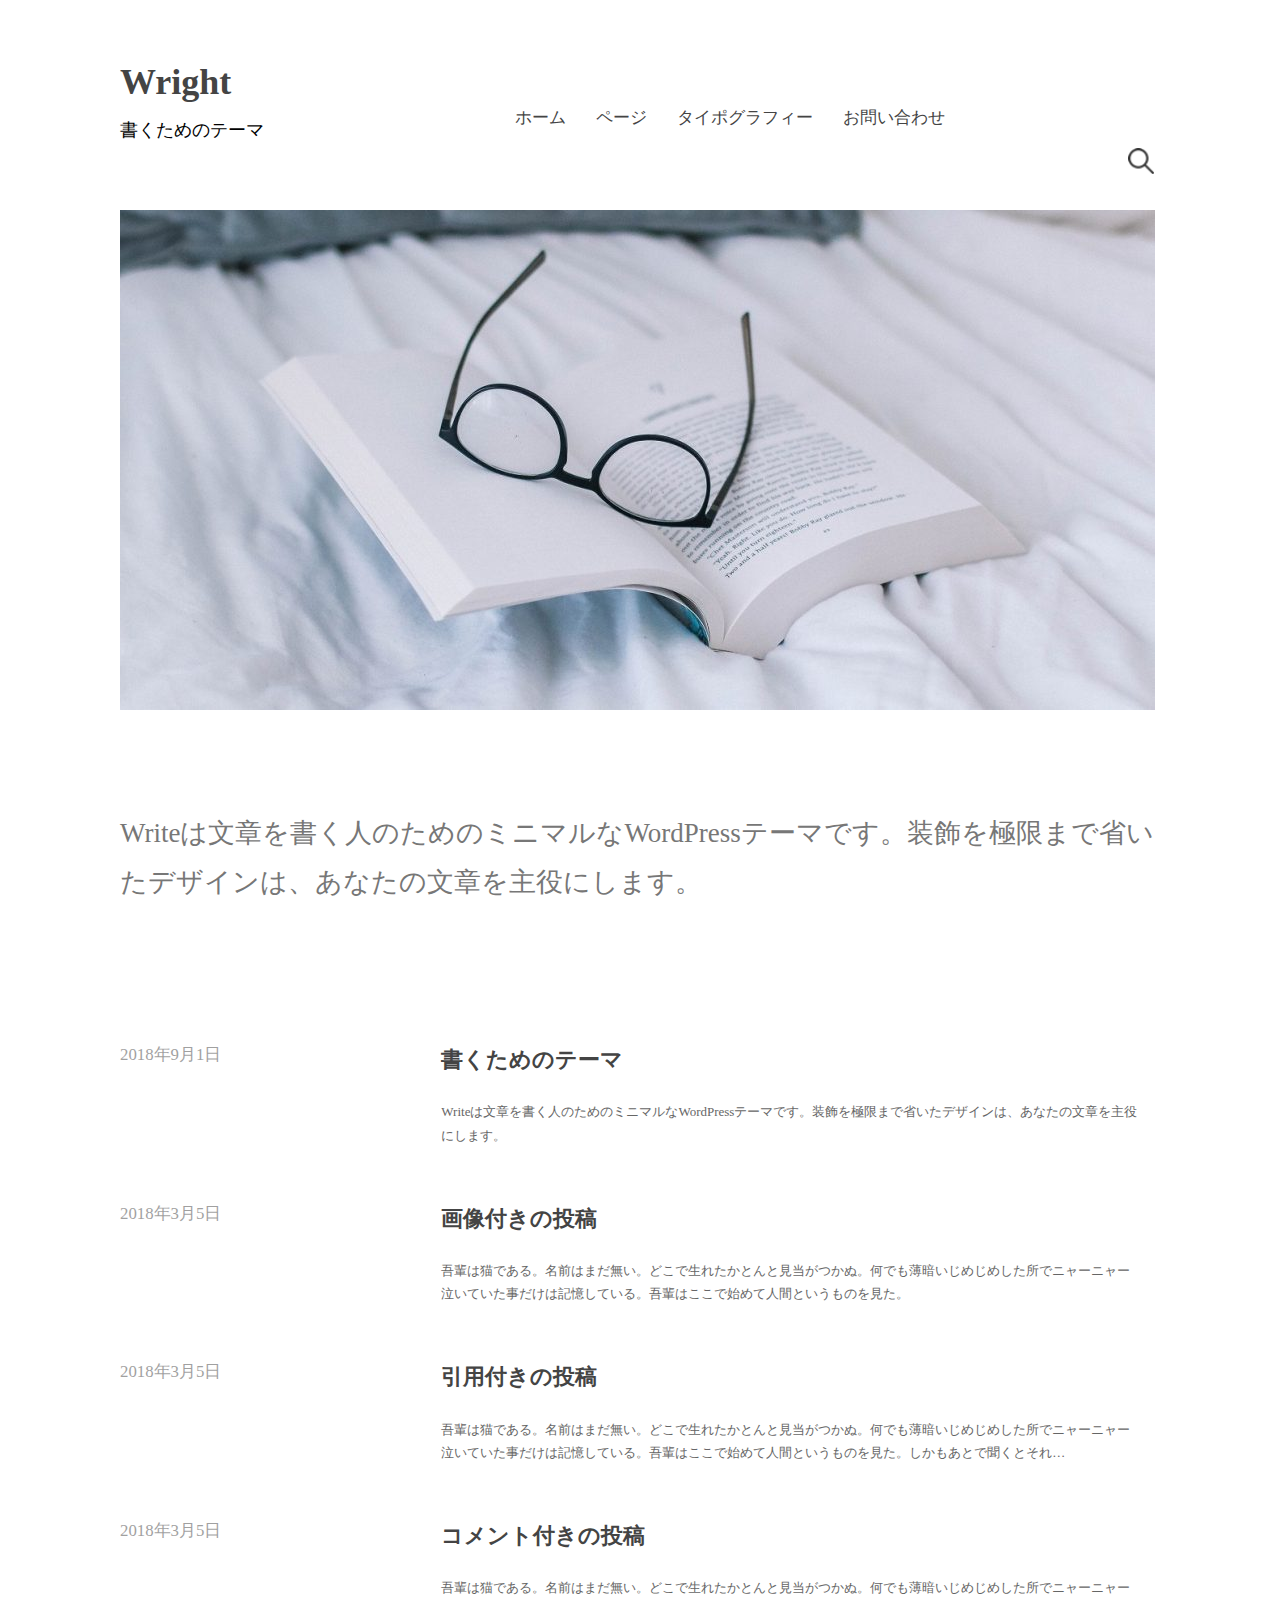
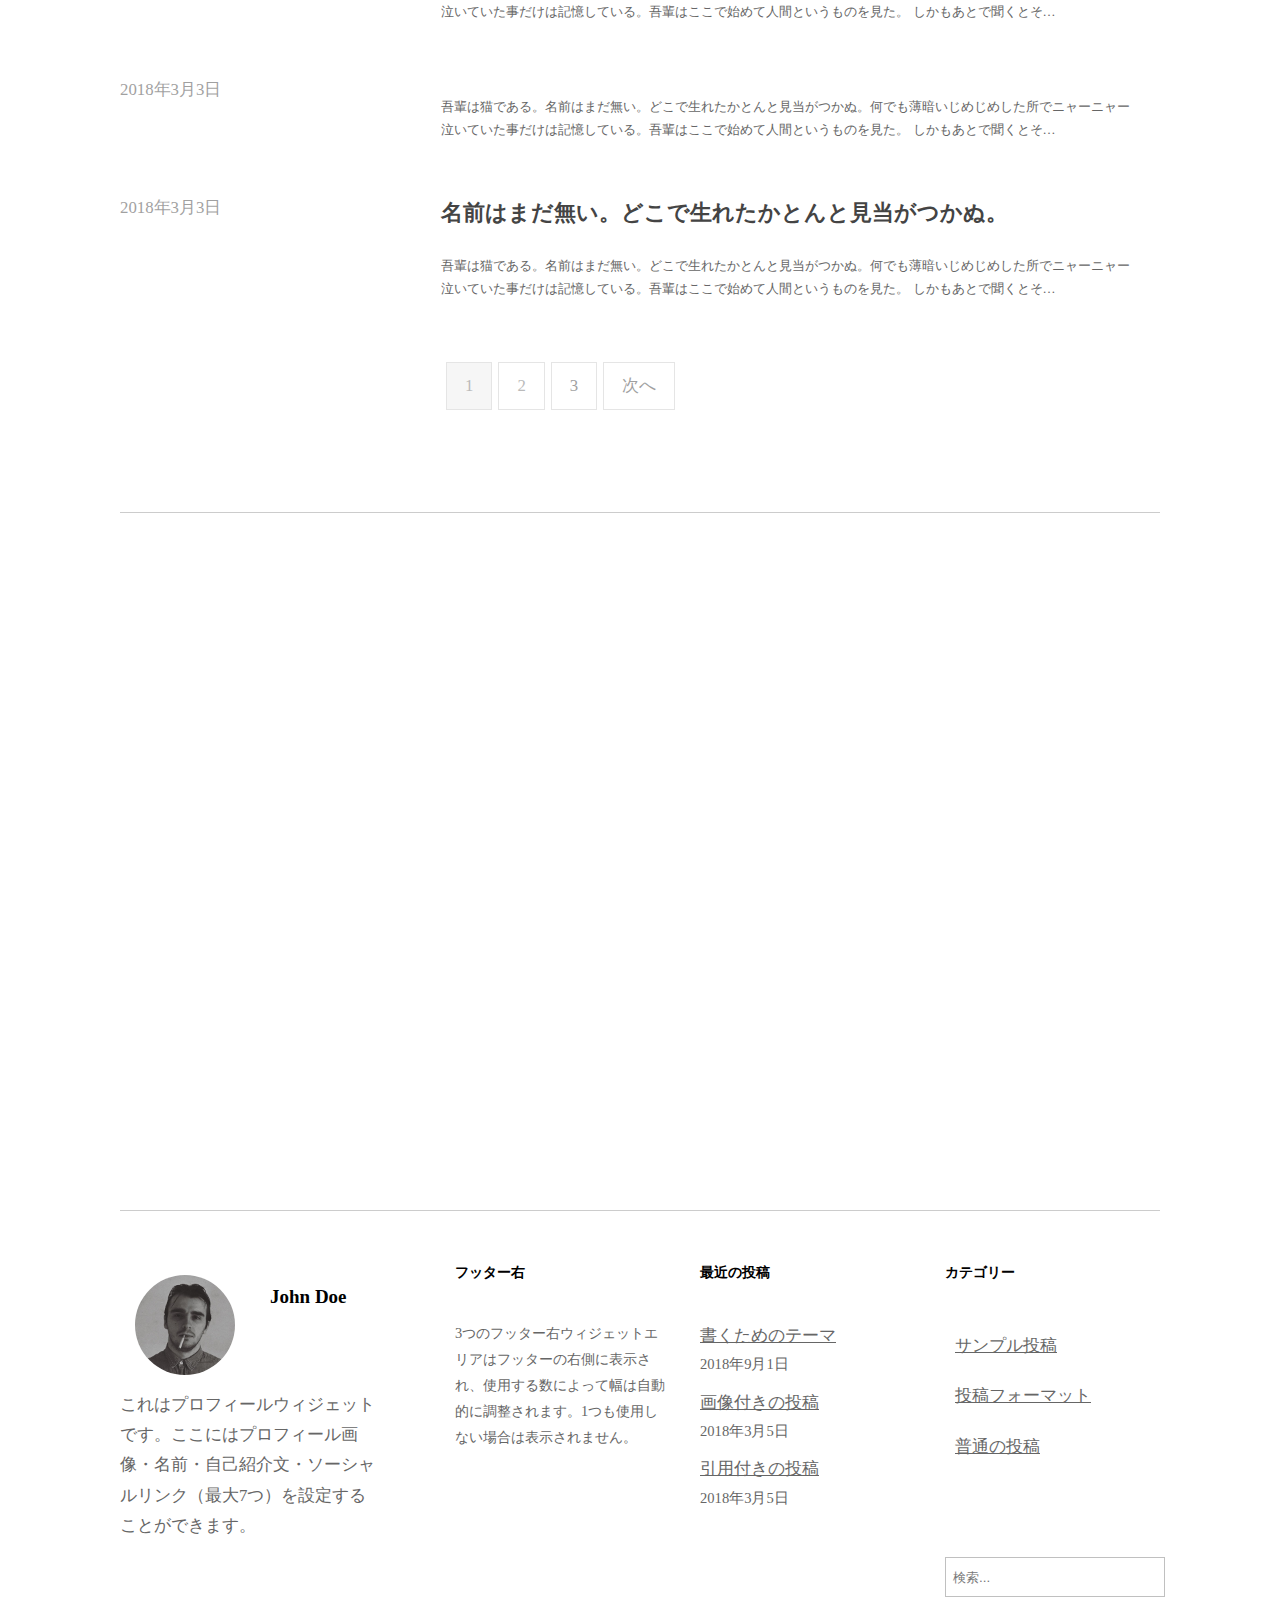
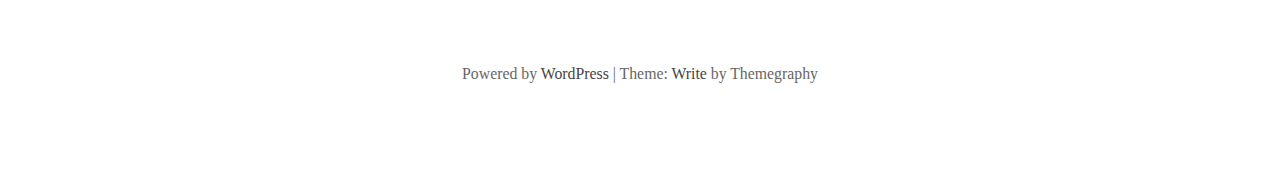
<file: 模写1/index.html>
<!DOCTYPE html>
<html lang="ja">
  <head>
    <meta charset="utf-8">
    <meta name="viewport" content="width=device-width, initial-scale=1">
    <title>Project</title>
    <link rel="stylesheet" href="style.css">
  </head>
  <body>
    <header>
      <div class="container">
        <div class="header-left">
          <h1><a href="#">Wright</a></h1>
          <p>書くためのテーマ</p>
        </div>
        <div class="header-right">
          <div class="header-nav">
            <ul class="gnav">
              <li><a href="">ホーム</a>
                <ul>
                  <li><a href="">→カスタマイズ</a></li>
                </ul>
              </li>
              <li><a href="">ページ</a>
                <ul>
                  <li><a href="">アイキャッチ画像なしのページ</a></li>
                  <li><a href="">ページ(全幅テンプレート)</a></li>
                </ul></li>
              <li><a href="">タイポグラフィー</a></li>
              <li><a href="">お問い合わせ</a></li>
            </ul>
          </div>
          <div class="search-wrapper">
            <form action="">
              <input class="search" name="q" type="text" placeholder="検索..">
            </form>
          </div>
        </div>
      </div>
    </header>
    <div class="top-wrapper">
      <div class="container">
        <img src="cropped-nicole-honeywill-730102-unsplash.jpg" alt="画像">
        <p>Writeは文章を書く人のためのミニマルなWordPressテーマです。装飾を極限まで省いたデザインは、あなたの文章を主役にします。</p>
      </div>
    </div>
    <div class="main-wrapper">
      <div class="container">
        <div class="text-box">
          <div class="date">
            <p><a href="">2018年9月1日</a></p>
          </div>
          <div class="text-area">
            <h1 class="text-heading">
              <a href="">書くためのテーマ</a>
            </h1>
            <p class="text">Writeは文章を書く人のためのミニマルなWordPressテーマです。装飾を極限まで省いたデザインは、あなたの文章を主役にします。</p>
          </div>
          <div class="date">
            <p><a href="">2018年3月5日</a></p>
          </div>
          <div class="text-area">
            <h1 class="text-heading">
              <a href="">画像付きの投稿</a>
            </h1>
            <p class="text">吾輩は猫である。名前はまだ無い。どこで生れたかとんと見当がつかぬ。何でも薄暗いじめじめした所でニャーニャー泣いていた事だけは記憶している。吾輩はここで始めて人間というものを見た。</p>
          </div>
          <div class="date">
            <p><a href="">2018年3月5日</a></p>
          </div>
          <div class="text-area">
            <h1 class="text-heading">
              <a href="">引用付きの投稿</a>
            </h1>
            <p class="text">吾輩は猫である。名前はまだ無い。どこで生れたかとんと見当がつかぬ。何でも薄暗いじめじめした所でニャーニャー泣いていた事だけは記憶している。吾輩はここで始めて人間というものを見た。しかもあとで聞くとそれ…</p>
          </div>
          <div class="date">
            <p><a href="">2018年3月5日</a></p>
          </div>
          <div class="text-area">
            <h1 class="text-heading">
              <a href="">コメント付きの投稿</a>
            </h1>
            <p class="text">吾輩は猫である。名前はまだ無い。どこで生れたかとんと見当がつかぬ。何でも薄暗いじめじめした所でニャーニャー泣いていた事だけは記憶している。吾輩はここで始めて人間というものを見た。 しかもあとで聞くとそ…</p>
          </div>
          <div class="date">
            <p><a href="">2018年3月3日</a></p>
          </div>
          <div class="text-area">
            <h1 class="text-heading">
              <a href=""吾輩は猫である></a>
            </h1>
            <p class="text">吾輩は猫である。名前はまだ無い。どこで生れたかとんと見当がつかぬ。何でも薄暗いじめじめした所でニャーニャー泣いていた事だけは記憶している。吾輩はここで始めて人間というものを見た。 しかもあとで聞くとそ…</p>
          </div>
          <div class="date">
            <p><a href="">2018年3月3日</a></p>
          </div>
          <div class="text-area">
            <h1 class="text-heading">
              <a href="">名前はまだ無い。どこで生れたかとんと見当がつかぬ。</a>
            </h1>
            <p class="text">吾輩は猫である。名前はまだ無い。どこで生れたかとんと見当がつかぬ。何でも薄暗いじめじめした所でニャーニャー泣いていた事だけは記憶している。吾輩はここで始めて人間というものを見た。 しかもあとで聞くとそ…</p>
          </div>
        </div>
        <ul class="page-list">
          <li class="this">1</li>
          <li><a href=""></a>2</a></li>
          <li><a href="">3</a></li>
          <li><a href="">次へ</a></li>
        </ul>
      </div>
    </div>
    <div class="profile-wrapper">
      <div class="container">
        <div class="profile">
          <img class="photo" src="profile-m.png" alt="プロフィール画像">
          <div class="profile-heading">
            <h1>John Doe</h1>
          </div>
          <div class="profile-text">
            <p>これはプロフィールウィジェットです。ここにはプロフィール画像・名前・自己紹介文・ソーシャルリンク（最大7つ）を設定することができます。</p>
          </div>
        </div>
        <div class="sub-menu">
          <div class="sub">
            <h2 class="sub-heading">フッター右</h2>
            <p class="sub-text">3つのフッター右ウィジェットエリアはフッターの右側に表示され、使用する数によって幅は自動的に調整されます。1つも使用しない場合は表示されません。</p>
          </div>
          <div class="sub">
            <h2 class="sub-heading">最近の投稿</h2>
            <ul class="sub1">
              <li><a href="">書くためのテーマ</a></li>
              <p>2018年9月1日</p>
              <li><a href="">画像付きの投稿</a></li>
              <p>2018年3月5日</p>
              <li><a href="">引用付きの投稿</a></li>
              <p>2018年3月5日</p>
            </ul>
          </div>
          <div class="sub">
            <h2 class="sub-heading">カテゴリー</h2>
            <ul class="sub2">
              <li><a href="">サンプル投稿</a></li>
              <li><a href="">投稿フォーマット</a></li>
              <li><a href="">普通の投稿</a></li>
            </ul>
            <input class="sub-input" type="search" placeholder="検索...">
          </div>
        </div>
      </div>
    </div>
    <footer>
      <div class="container">
        <div class="footer-icon">
          <a href=""></a>
        </div>
      </div>
      <div class="footer-logo">
        <p>Powered by <span><a href="">WordPress</a></span> | Theme: <span><a href="">Write</a></span> by Themegraphy</p>
      </div>
    </footer>
  </body>
</html>
</file>
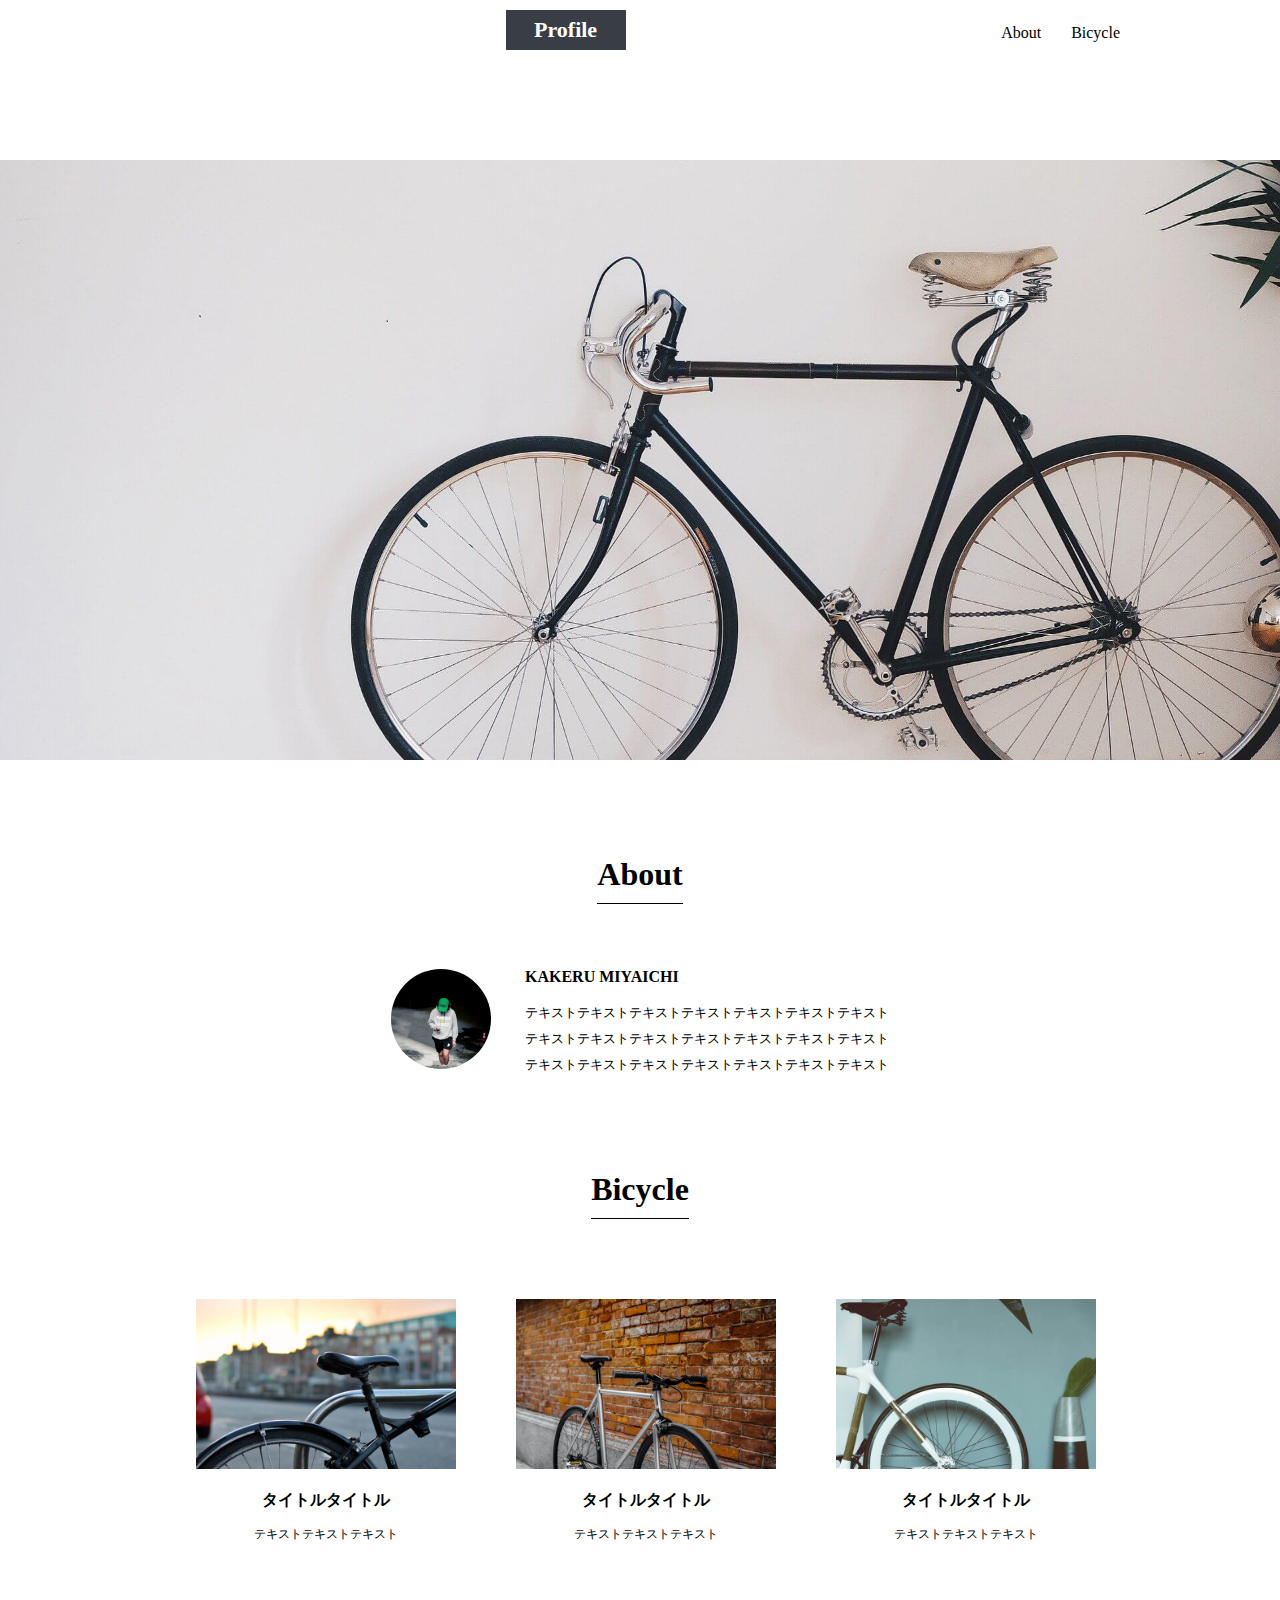
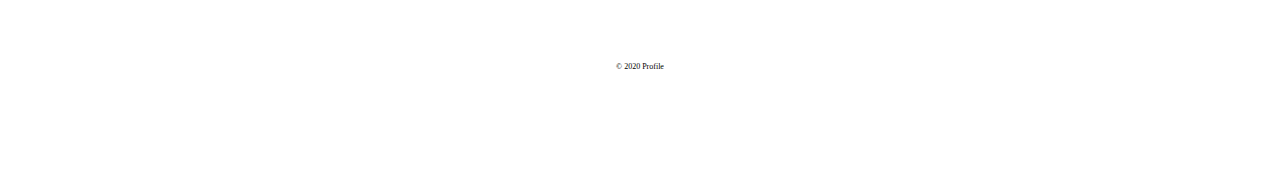
<file: 模写3/index.html>
<!DOCTYPE html>
<html>
  <head>
    <meta charset="utf-8">
    <meta name="viewport" content="width=device-width, initial-scale=1">
    <title>Project</title>
    <link rel="stylesheet" href="style.css">
  </head>
  <body>
    <header>
      <div class="container">
        <div class="heading">
          <h1 class="heading-logo"><a href="">Profile</a></h1>
          <ul class="heading-wrap">
            <li class="heading-list"><a href="">About</a></li>
            <li class="heading-list"><a href="">Bicycle</a></li>
          </ul>
        </div>
      </div>
    </header>
    <main>
      <div class="main-photo">
        <img src="img/mainvisual.jpg" alt="メイン画像">
      </div>
      <div class="container">
        <div class="wrapper">
          <h2 class="contents">About</h2>
          <div class="profile">
            <img class="profile-photo" src="img/about.jpg" alt="プロフィール画像">
            <div class="text">
              <h3 class="name">KAKERU MIYAICHI</h3>
              <p class="profile-text">
                テキストテキストテキストテキストテキストテキストテキスト<br>
                テキストテキストテキストテキストテキストテキストテキスト<br>
                テキストテキストテキストテキストテキストテキストテキスト
              </p>
            </div>
          </div>
        </div>
        <div>
          <h2 class="contents">Bicycle</h2>
          <div class="bicycle-nab">
            <ul class="bicycle-list">
              <li>
                <img src="img/bicycle1.jpg" alt="アイコン画像">
                <h3 >タイトルタイトル</h3>
                <p>テキストテキストテキスト</p>
              </li>
              <li>
                <img src="img/bicycle2.jpg" alt="アイコン画像">
                <h3>タイトルタイトル</h3>
                <p>テキストテキストテキスト</p>
              </li>
              <li>
                <img src="img/bicycle3.jpg" alt="アイコン画像">
                <h3>タイトルタイトル</h3>
                <p>テキストテキストテキスト</p>
              </li>
            </ul>
          </div>
        </div>
      </div>
    </main>
    <footer>
      <div class="container">
        <div class="footer">
          <p>© 2020 Profile</p>
        </div>
      </div>
    </footer>
  </body>
</html>
</file>
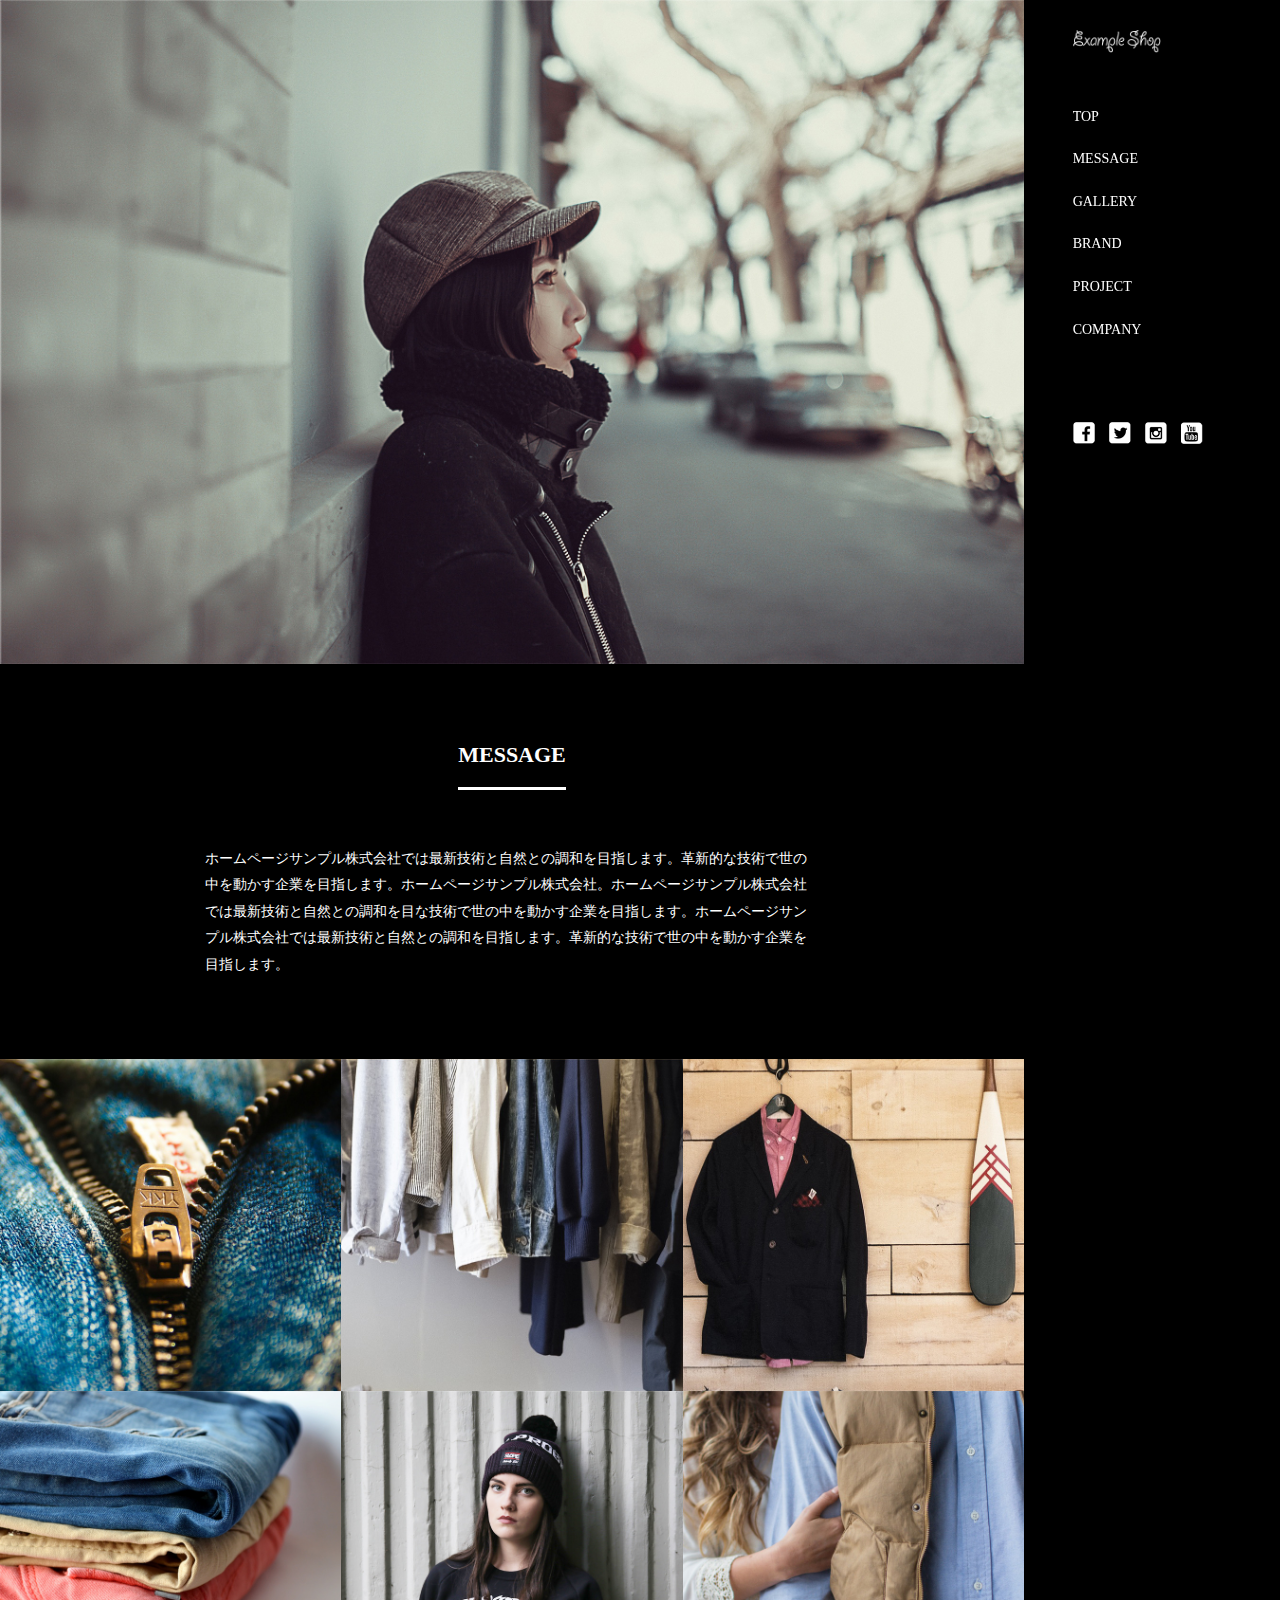
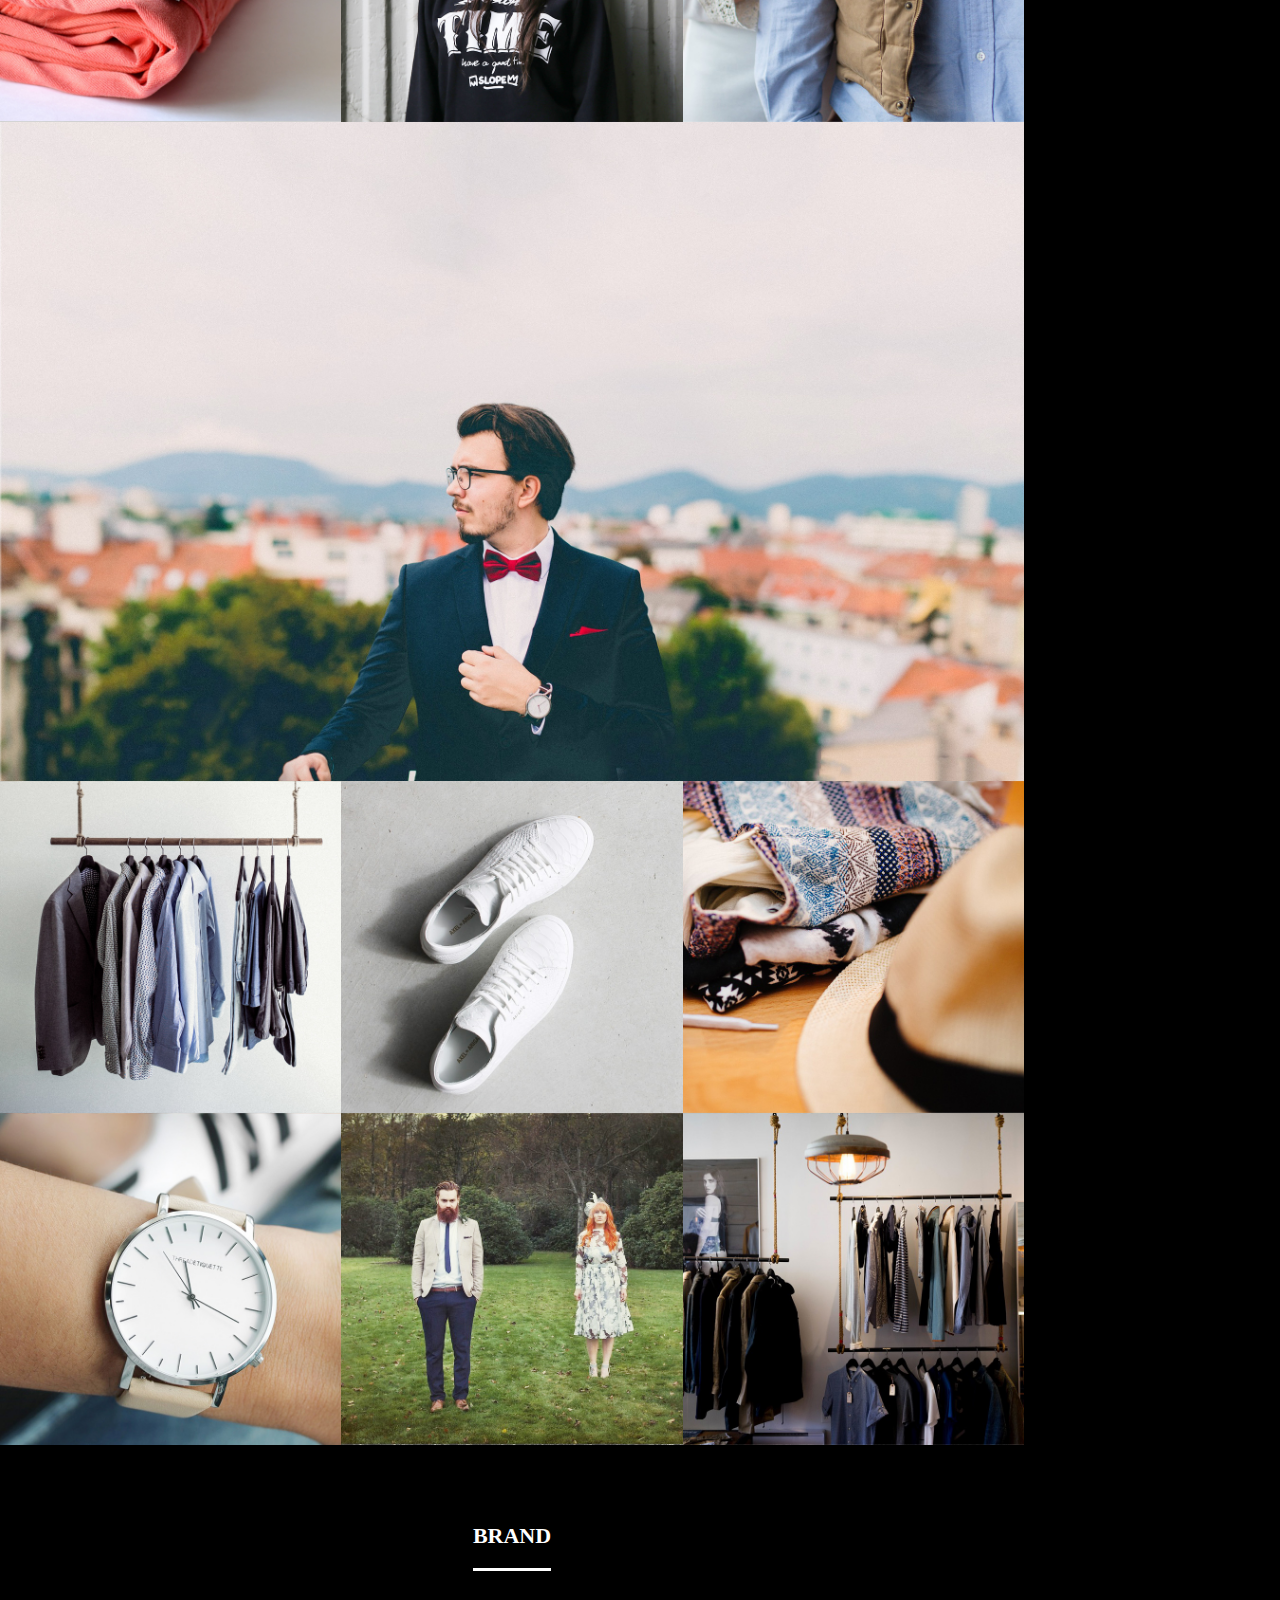
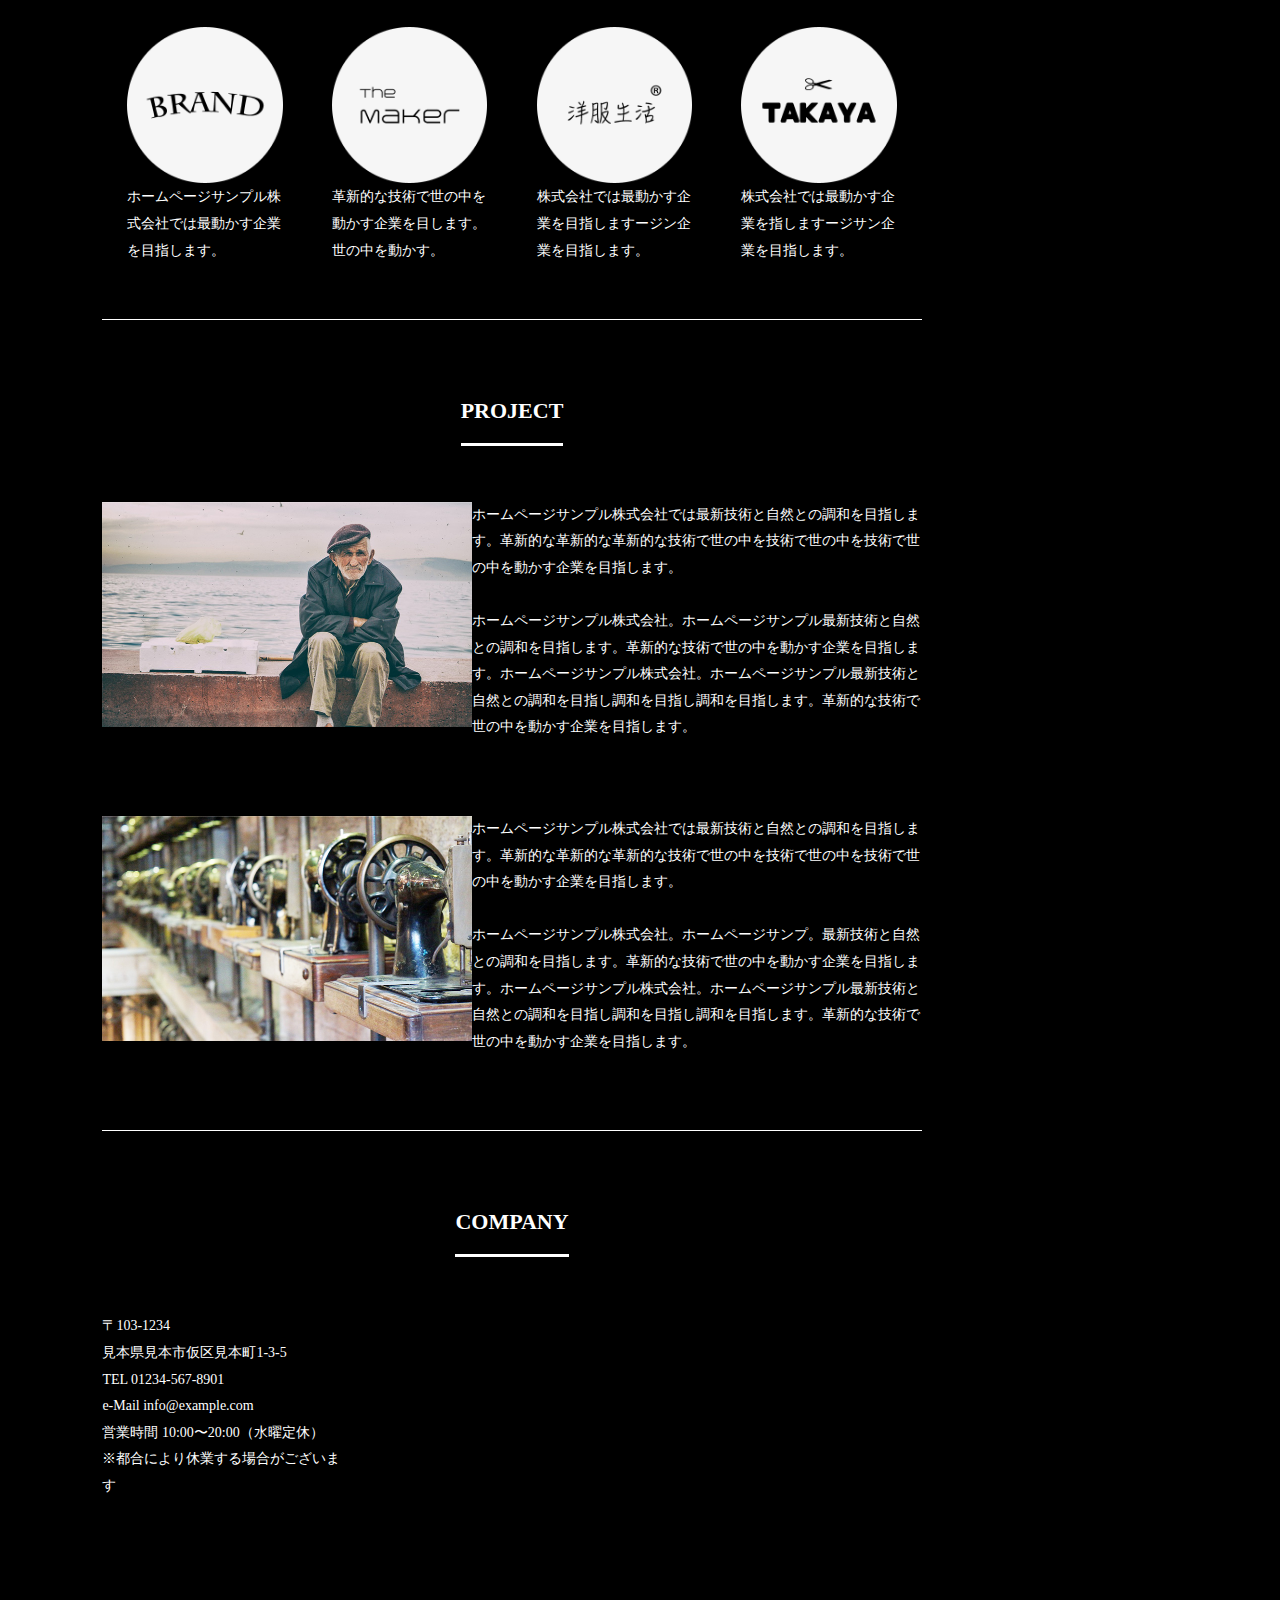
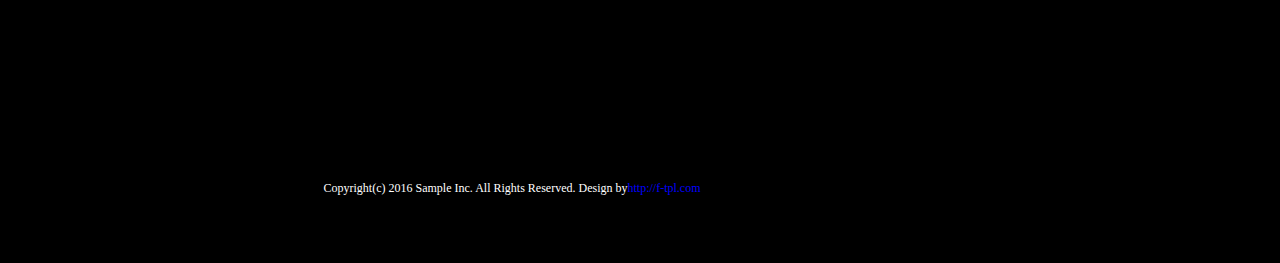
<file: 模写4/index.html>
<!DOCTYPE html>
<html>
  <head>
    <meta charset="utf-8">
    <meta name="viewport" content="width=device-width, initial-scale=1">
    <title>Project</title>
    <link rel="stylesheet" href="style.css">
    <link rel="stylesheet" href="https://use.fontawesome.com/releases/v5.15.3/css/all.css" integrity="sha384-SZXxX4whJ79/gErwcOYf+zWLeJdY/qpuqC4cAa9rOGUstPomtqpuNWT9wdPEn2fk" crossorigin="anonymous">
  </head>
  <body>
    <header id="header">
      <div id="header-item">
        <h1 class="header-logo">
          <img src="img/logo.png" alt="ロゴ画像">
        </h1>
      </div>
      <div id="header-nav-wrapper">
        <div class="header-nav">
          <ul class="nav-list">
            <li><a href="#">TOP</a></li>
            <li><a href="#">MESSAGE</a></li>
            <li><a href="#">GALLERY</a></li>
            <li><a href="#">BRAND</a></li>
            <li><a href="#">PROJECT</a></li>
            <li><a href="#">COMPANY</a></li>
          </ul>
        </div>
        <div class="header-sns-list">
          <ul>
            <li><a href=""><img src="img/iconFb.png" alt="FB"></a></li>
            <li><a href=""><img src="img/iconTw.png" alt="twitter"></a></li>
            <li><a href=""><img src="img/iconInsta.png" alt="Instagram"></a></li>
            <li><a href=""><img src="img/iconYouTube.png" alt="You Tube"></a></li>
          </ul>
        </div>
      </div>
      <div id="hamburger">
        <span class="inner_line" id="line1"></span>
        <span class="inner_line" id="line2"></span>
        <span class="inner_line" id="line3"></span>
      </div>
    </header>
    <div class="layout">
      <aside class="side-bar">
        <div class="logo">
          <img class="side-logo" src="img/logo.png" alt="ロゴ画像">
        </div>
        <div class="menu-list">
          <ul>
            <li><a href="">TOP</a></li>
            <li><a href="">MESSAGE</a></li>
            <li><a href="">GALLERY</a></li>
            <li><a href="">BRAND</a></li>
            <li><a href="">PROJECT</a></li>
            <li><a href="">COMPANY</a></li>
          </ul>
        </div>
        <div class="sns-list">
          <ul>
            <li><a href=""><img src="img/iconFb.png" alt="FB"></a></li>
            <li><a href=""><img src="img/iconTw.png" alt="twitter"></a></li>
            <li><a href=""><img src="img/iconInsta.png" alt="Instagram"></a></li>
            <li><a href=""><img src="img/iconYouTube.png" alt="You Tube"></a></li>
          </ul>
        </div>
      </aside>
    </div>
    <main>
      <div class="container">
        <section class="sec01">
          <img src="img/mainImg.jpg" alt="メイン画像">
        </section>
        <section class="sec02">
          <div class="about">
            <h2 class="ttl">
              <span>MESSAGE</span>
            </h2>
            <p>ホームページサンプル株式会社では最新技術と自然との調和を目指します。革新的な技術で世の中を動かす企業を目指します。ホームページサンプル株式会社。ホームページサンプル株式会社では最新技術と自然との調和を目な技術で世の中を動かす企業を目指します。ホームページサンプル株式会社では最新技術と自然との調和を目指します。革新的な技術で世の中を動かす企業を目指します。</p>
          </div>
        </section>
        <section class="sec03">
          <div class="photo-wrapper">
            <img src="img/photo01.jpg" alt="イメージ画像"><!--
            --><img src="img/photo02.jpg" alt="イメージ画像"><!--
            --><img src="img/photo03.jpg" alt="イメージ画像"><!--
            --><img src="img/photo04.jpg" alt="イメージ画像"><!--
            --><img src="img/photo05.jpg" alt="イメージ画像"><!--
            --><img src="img/photo06.jpg" alt="イメージ画像"><!--
            --><span><img class="photo-big" src="img/photo07.jpg" alt="イメージ画像"></span><!--
            --><img src="img/photo08.jpg" alt="イメージ画像"><!--
            --><img src="img/photo09.jpg" alt="イメージ画像"><!--
            --><img src="img/photo10.jpg" alt="イメージ画像"><!--
            --><img src="img/photo11.jpg" alt="イメージ画像"><!--
            --><img src="img/photo12.jpg" alt="イメージ画像"><!--
            --><img src="img/photo13.jpg" alt="イメージ画像">
          </div>
        </section>
        <section class="sec04">
          <div class="under-bar">
            <h2 class="ttl">
              <span>BRAND</span>
            </h2>
            <div class="inner">
              <ul class="brand-list">
                <li>
                  <img src="img/logo01.png" alt="BRAND">
                    <p>ホームページサンプル株式会社では最動かす企業を目指します。</p>
                  </img>
                </li>
                <li>
                  <img src="img/logo02.png" alt="the Maker">
                    <p>革新的な技術で世の中を動かす企業を目します。世の中を動かす。</p>
                  </img>
                </li>
                <li>
                  <img src="img/logo03.png" alt="洋服生活">
                    <p>株式会社では最動かす企業を目指しますージン企業を目指します。</p>
                  </img>
                </li>
                <li>
                  <img src="img/logo04.png" alt="TAKAYA">
                    <p>株式会社では最動かす企業を指しますージサン企業を目指します。</p>
                  </img>
                </li>
              </ul>
            </div>
          </div>
        </section>
        <section class="sec05">
          <div class="under-bar">
            <h2 class="ttl">
              <span>PROJECT</span>
            </h2>
            <div class="inner">
              <div class="project-list">
                <article class="article">
                  <img src="img/photo14.jpg" width="370px" height="225px" alt="イメージ画像">
                  <p>ホームページサンプル株式会社では最新技術と自然との調和を目指します。革新的な革新的な革新的な技術で世の中を技術で世の中を技術で世の中を動かす企業を目指します。<br>
                  <br>
                  ホームページサンプル株式会社。ホームページサンプル最新技術と自然との調和を目指します。革新的な技術で世の中を動かす企業を目指します。ホームページサンプル株式会社。ホームページサンプル最新技術と自然との調和を目指し調和を目指し調和を目指します。革新的な技術で世の中を動かす企業を目指します。</p>
                </article>
                <article class="article">
                  <img src="img/photo15.jpg" width="370px" height="225px" alt="イメージ画像">
                  <p>ホームページサンプル株式会社では最新技術と自然との調和を目指します。革新的な革新的な革新的な技術で世の中を技術で世の中を技術で世の中を動かす企業を目指します。<br>
                  <br>
                  ホームページサンプル株式会社。ホームページサンプ。最新技術と自然との調和を目指します。革新的な技術で世の中を動かす企業を目指します。ホームページサンプル株式会社。ホームページサンプル最新技術と自然との調和を目指し調和を目指し調和を目指します。革新的な技術で世の中を動かす企業を目指します。</p>
                </article>
              </div>
            </div>
          </div>
        </section>
        <section class="sec06">
          <div class="company">
            <h2 class="ttl">
              <span>COMPANY</span>
            </h2>
            <div class="company-wrapper">
              <p class="company-detail">
                〒103-1234<br>
                見本県見本市仮区見本町1-3-5<br>
                TEL 01234-567-8901<br>
                e-Mail info@example.com<br>
                営業時間 10:00〜20:00（水曜定休）<br>
                ※都合により休業する場合がございます</p>
              <div class="gg-map">
                <iframe src="https://www.google.com/maps/embed?pb=!1m14!1m8!1m3!1d12794.37516750043!2d136.931998!3d36.708298!3m2!1i1024!2i768!4f13.1!3m3!1m2!1s0x0%3A0x2ade3e8e4c2801b8!2z56aP5bKh6aeF!5e0!3m2!1sja!2sus!4v1624496049001!5m2!1sja!2sus" width="900" height="200" style="border:0;" allowfullscreen="" loading="lazy"></iframe>
              </div>
            </div>
          </div>
        </section>
      </div>
    </main>
    <footer>
      <div class="container">
        <p><small>Copyright(c) 2016 Sample Inc. All Rights Reserved. Design by</small><a href="">http://f-tpl.com</a></p>
      </div>
    </footer> 
    <script>
      function hamburger() {
        document.getElementById('line1').classList.toggle('line_1');
        document.getElementById('line2').classList.toggle('line_2');
        document.getElementById('line3').classList.toggle('line_3');
        document.getElementById('header-nav-wrapper').classList.toggle('in');
      };
      document.getElementById('hamburger').addEventListener('click',function() {
        hamburger();
      });
    </script>
  </body>
</html>
</file>
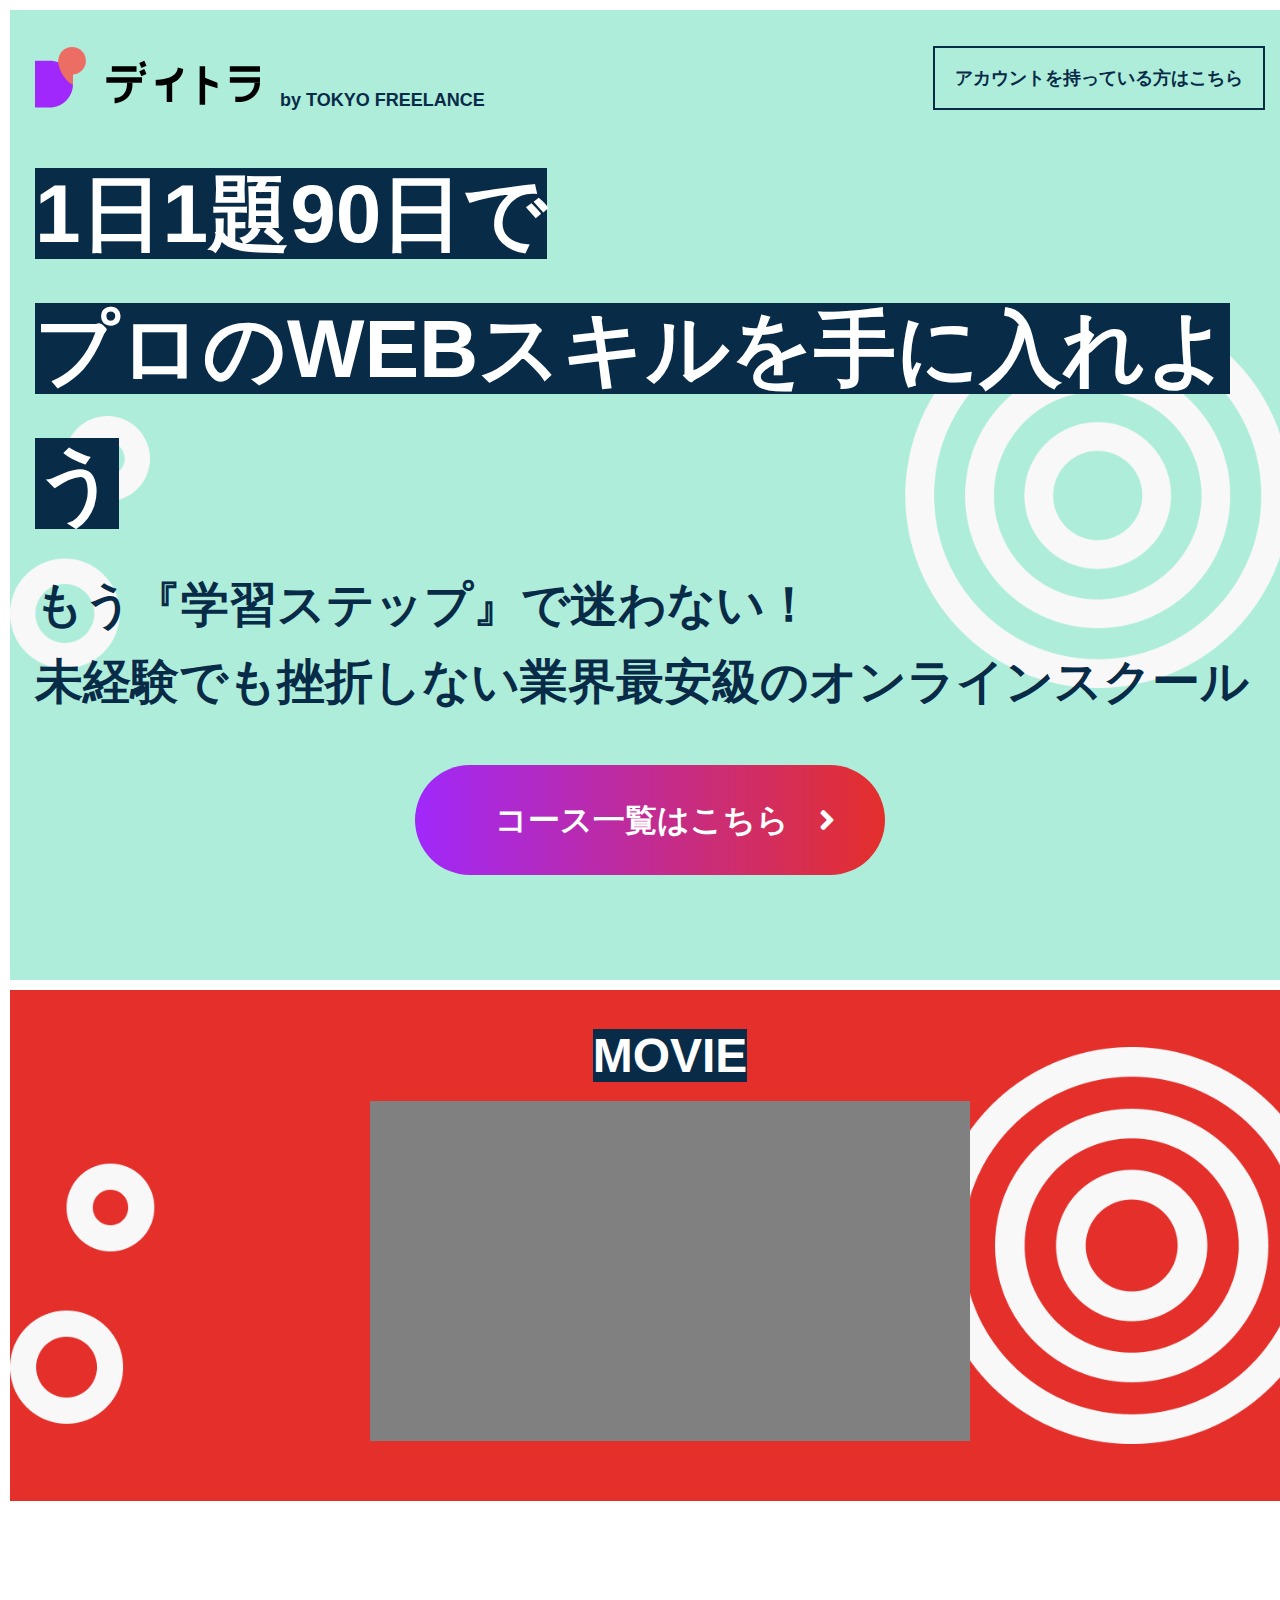
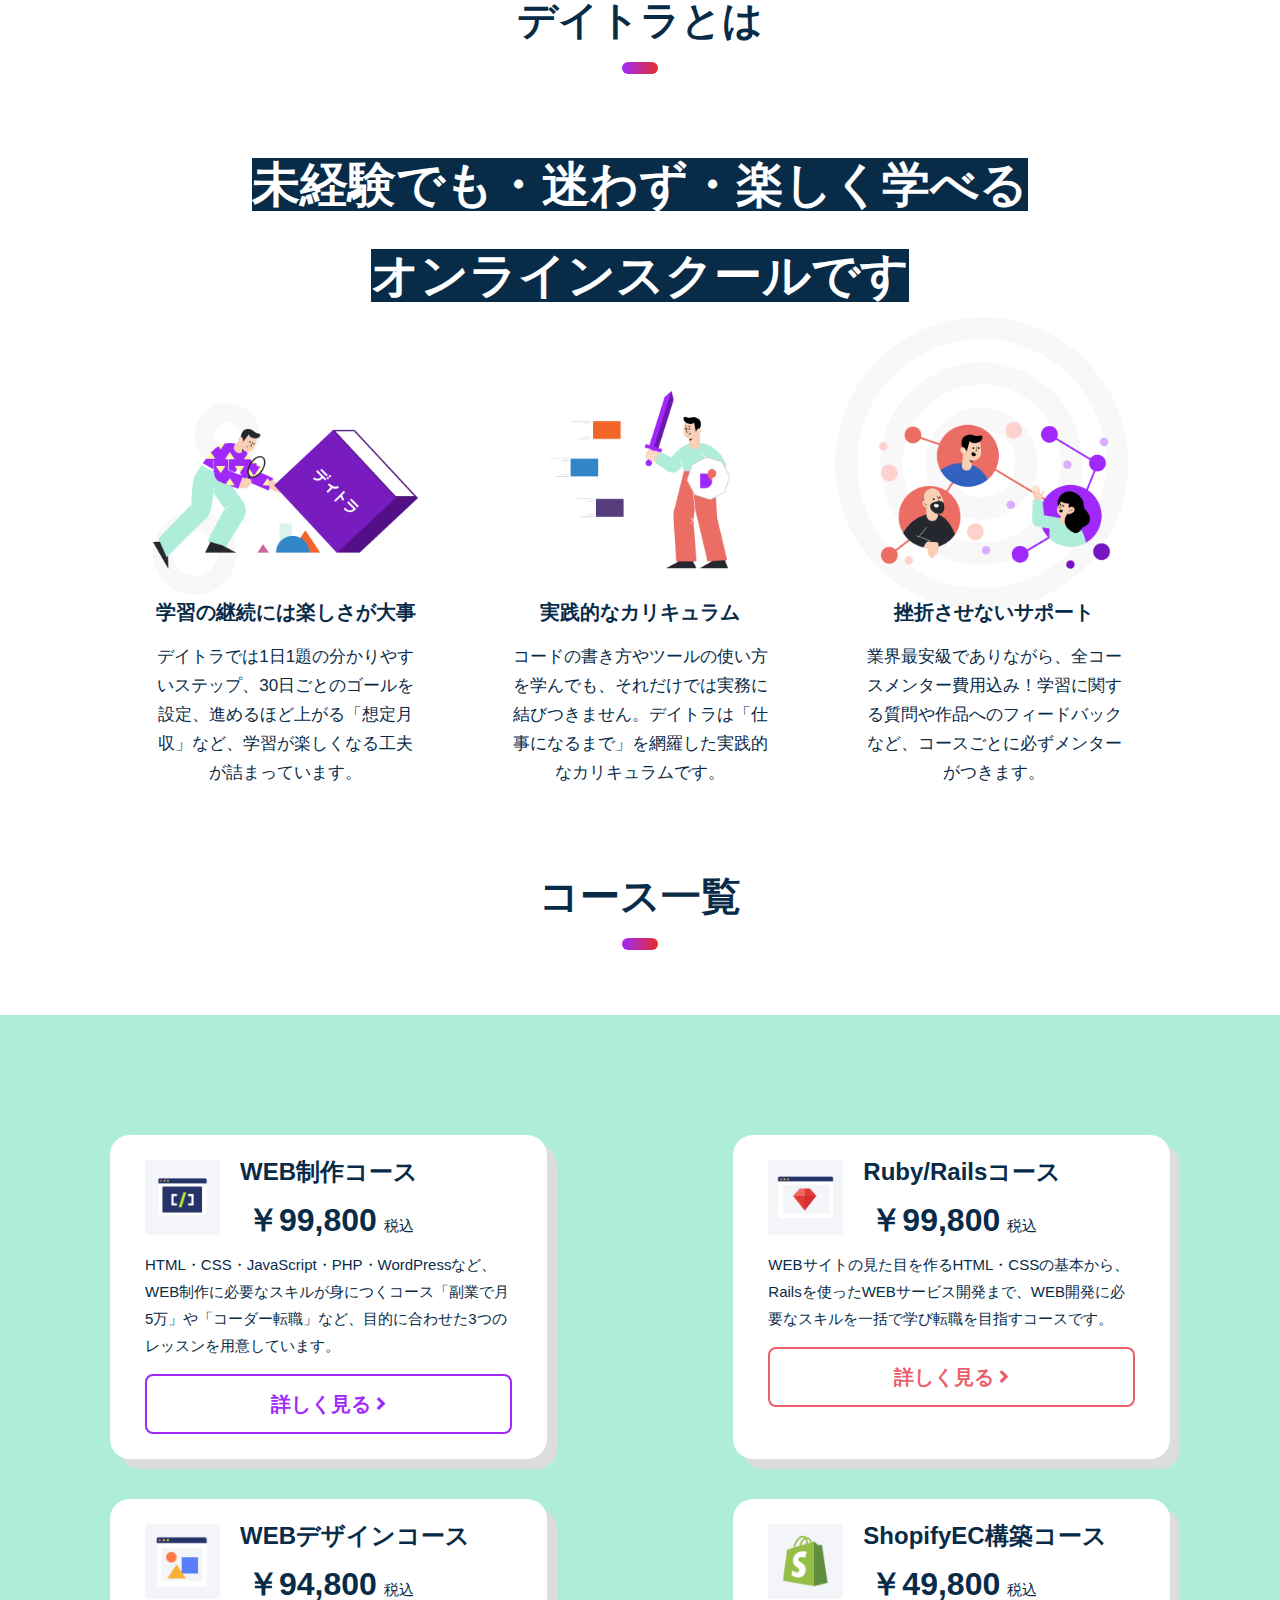
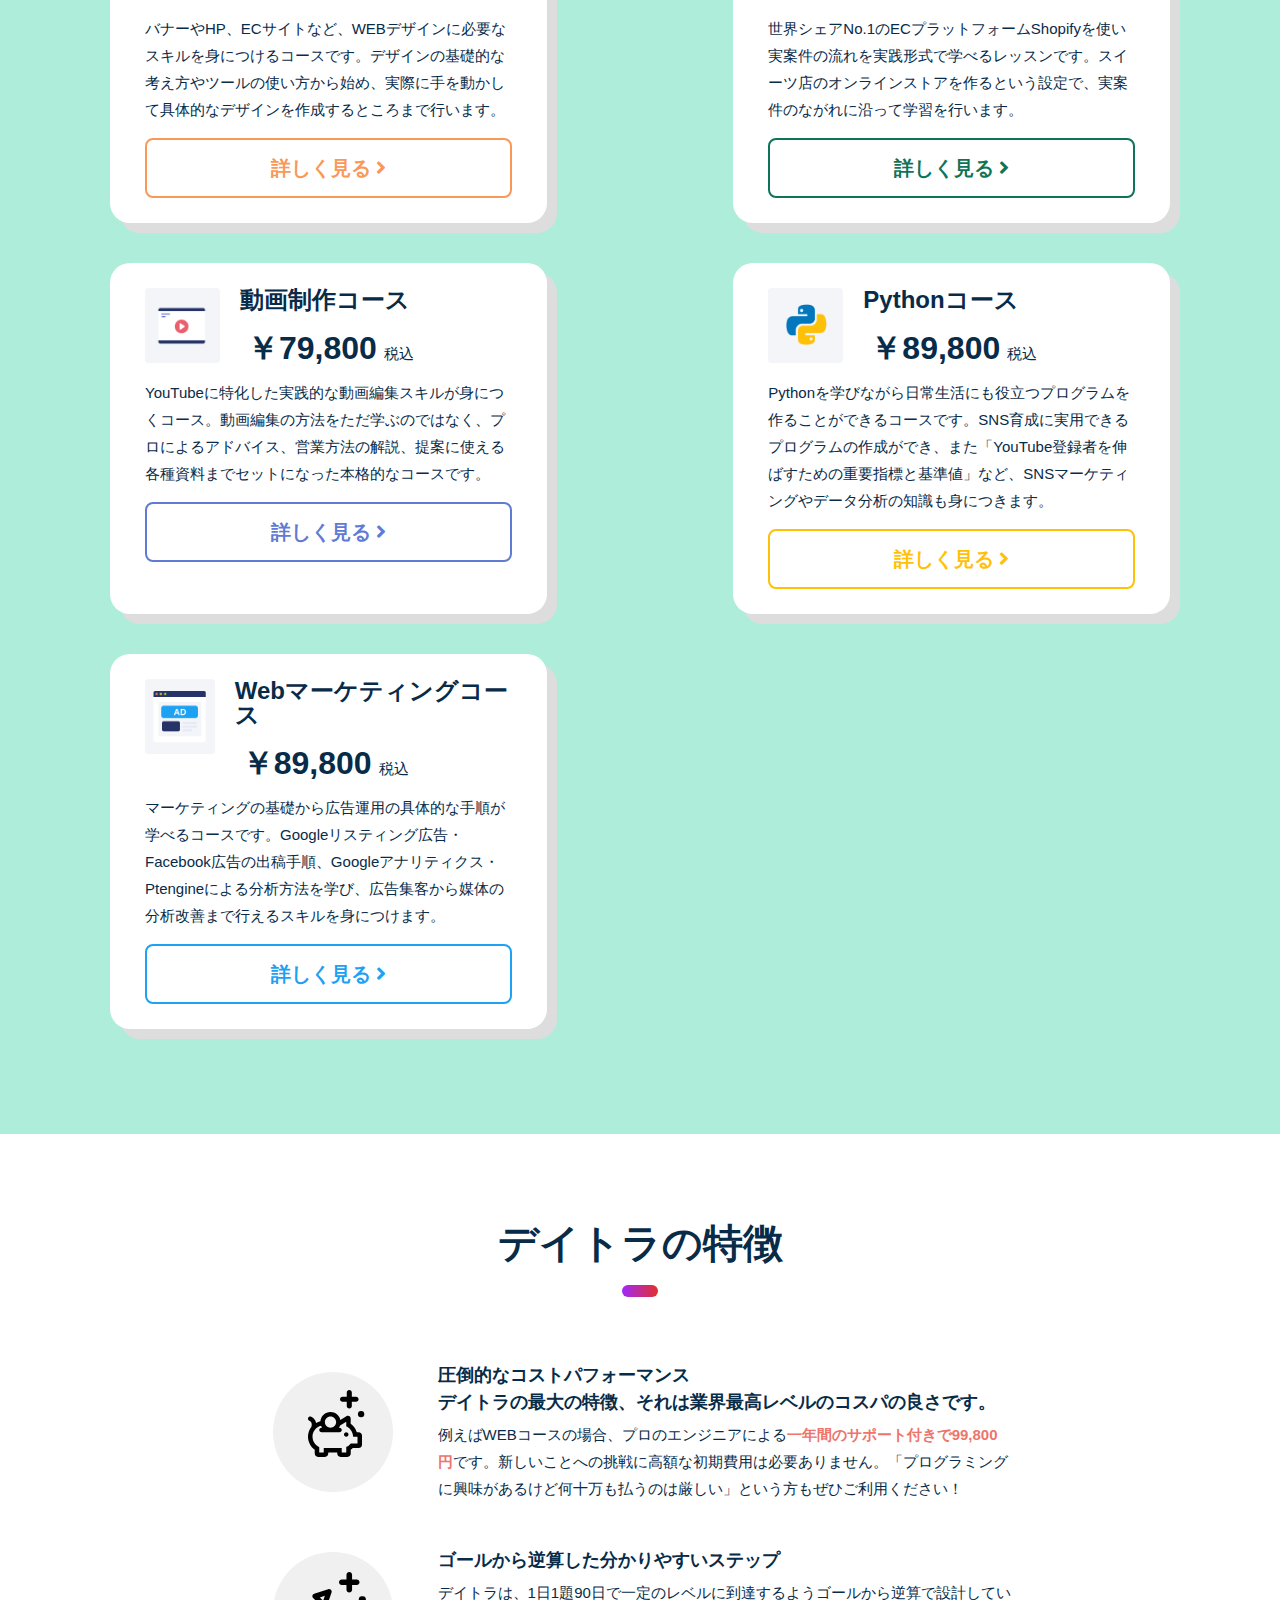
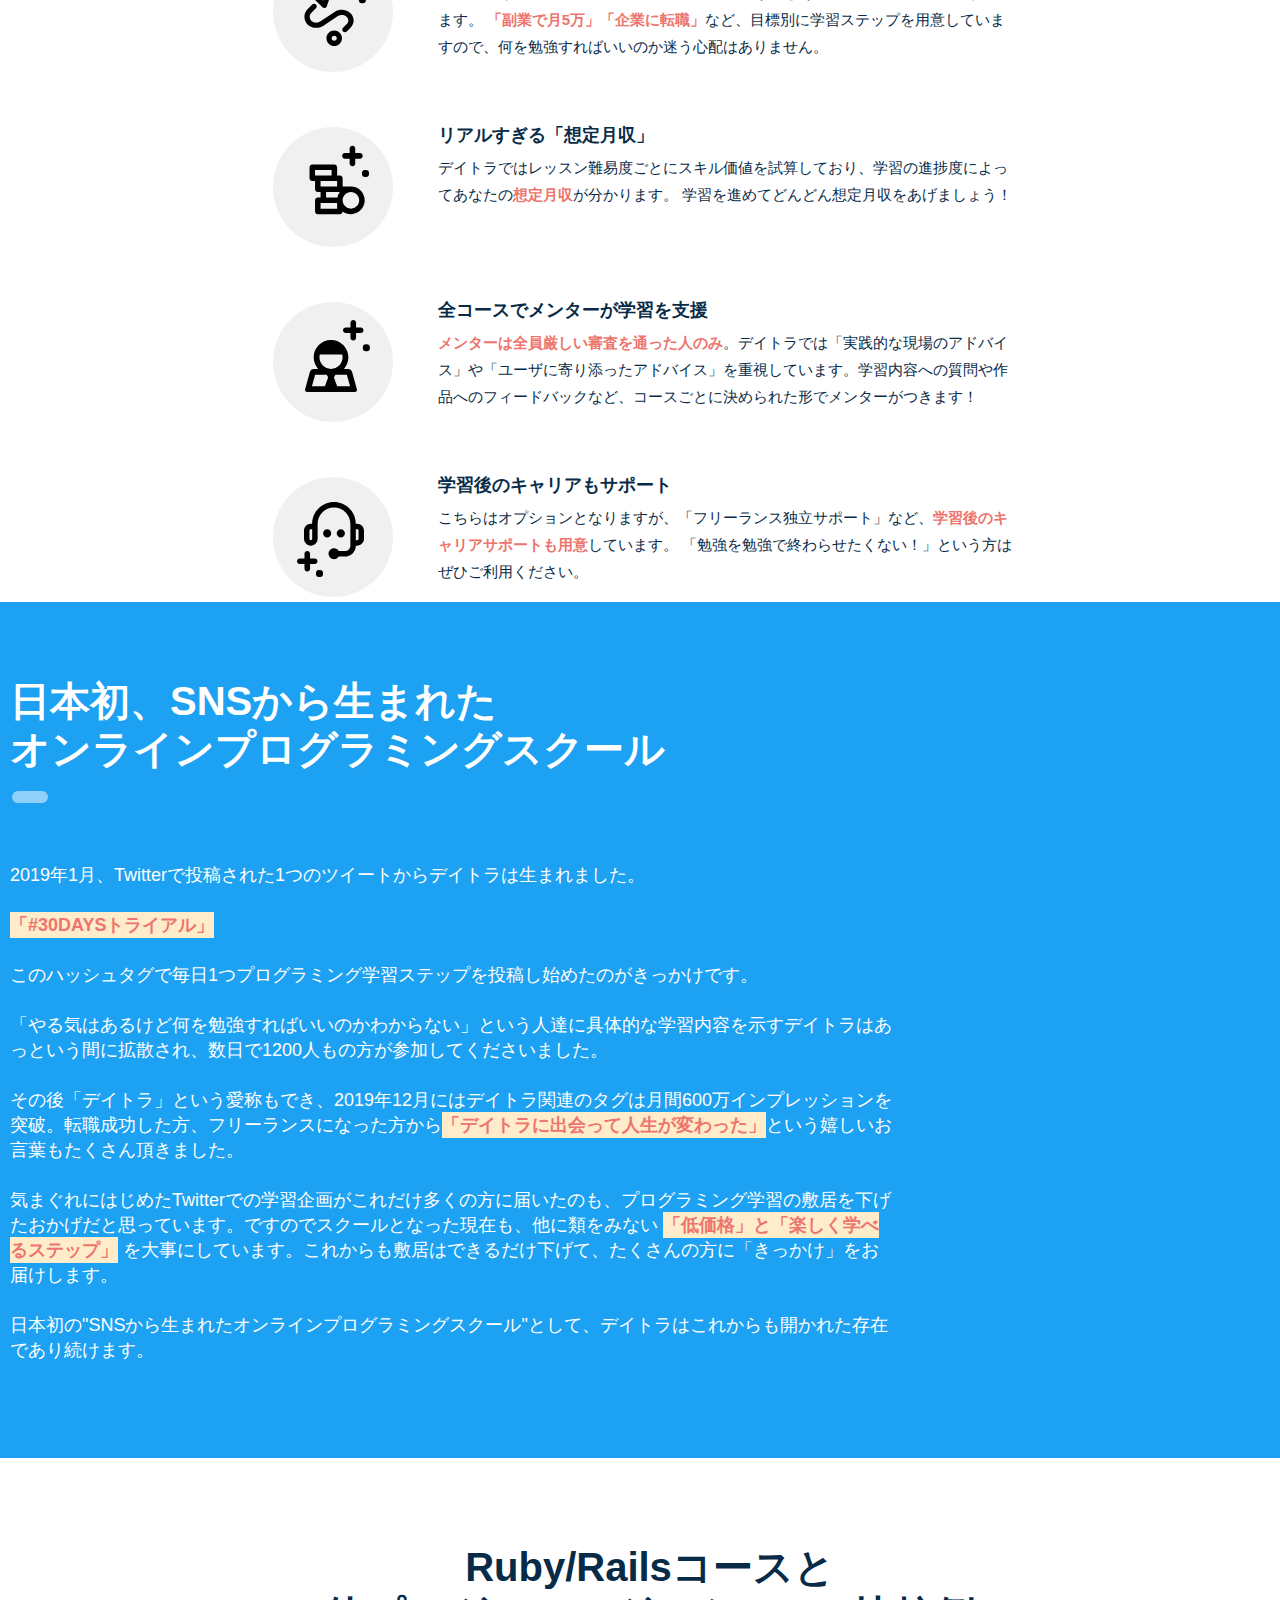
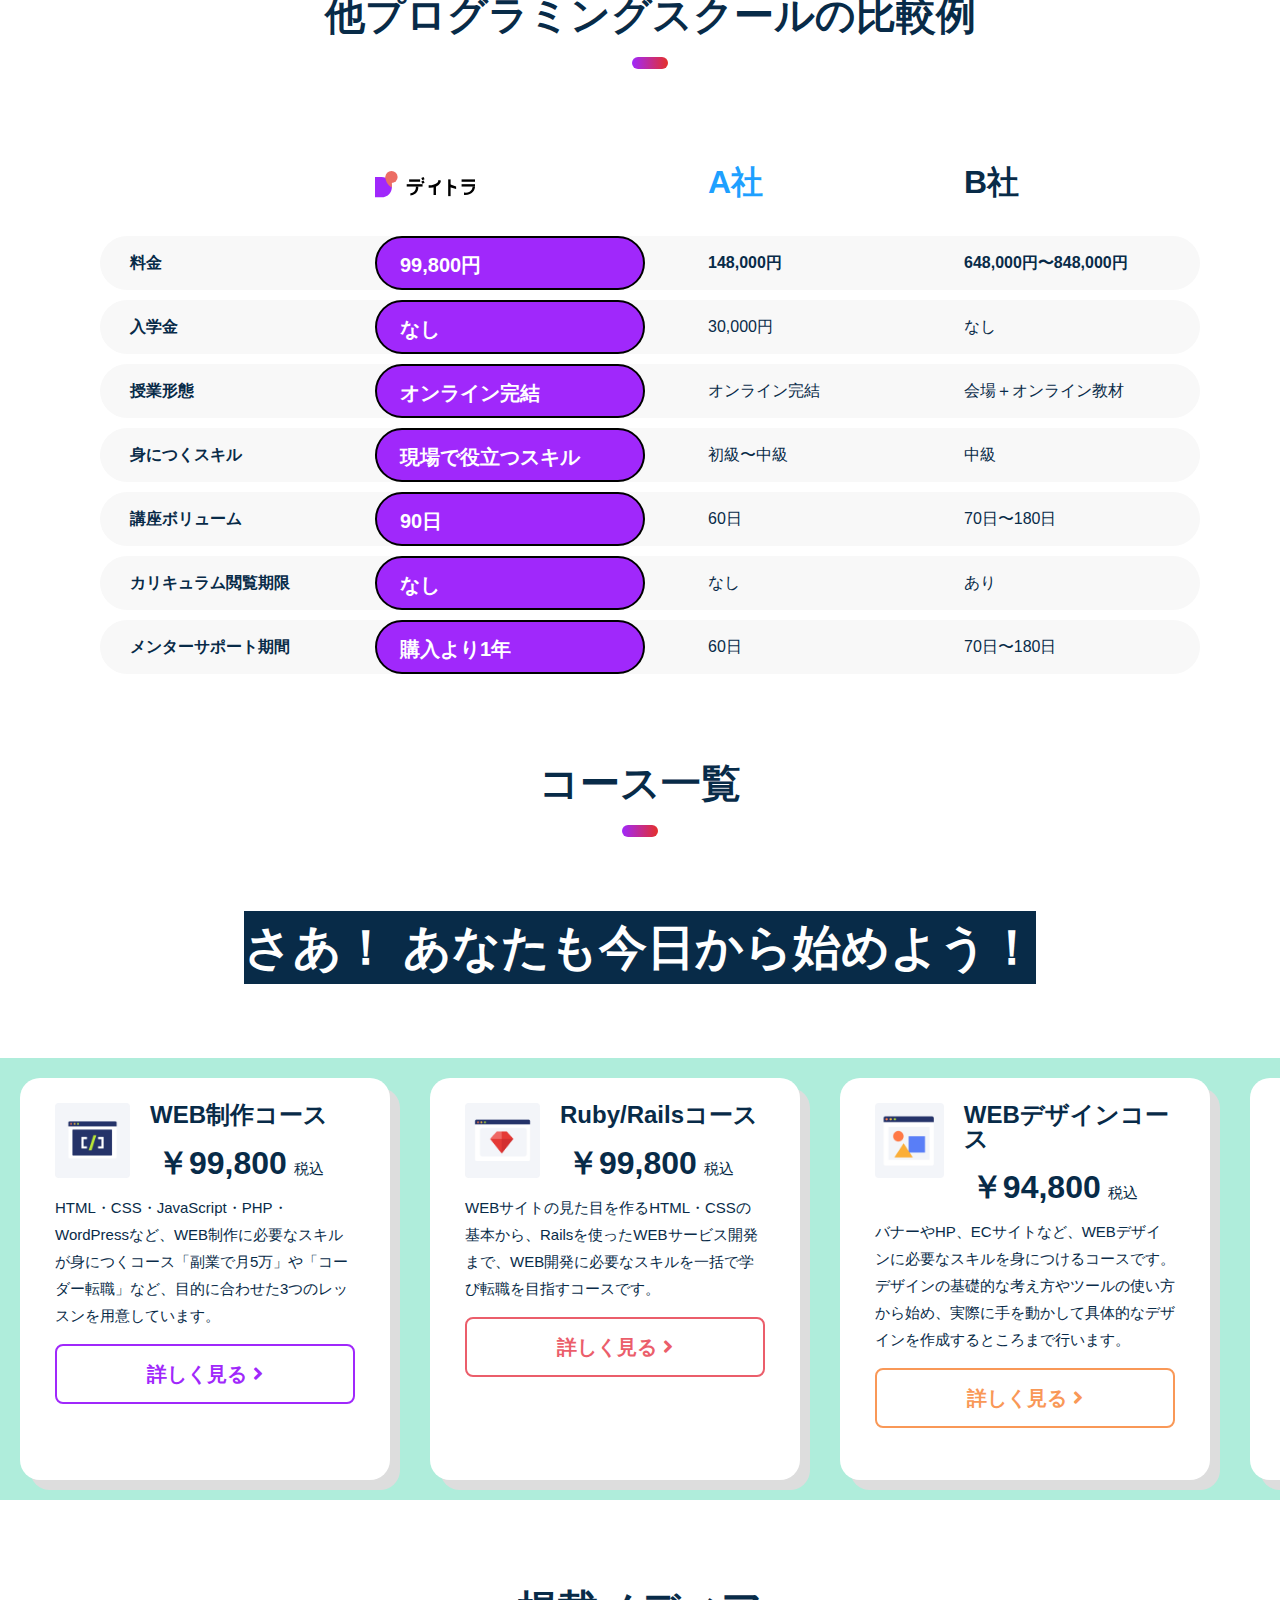
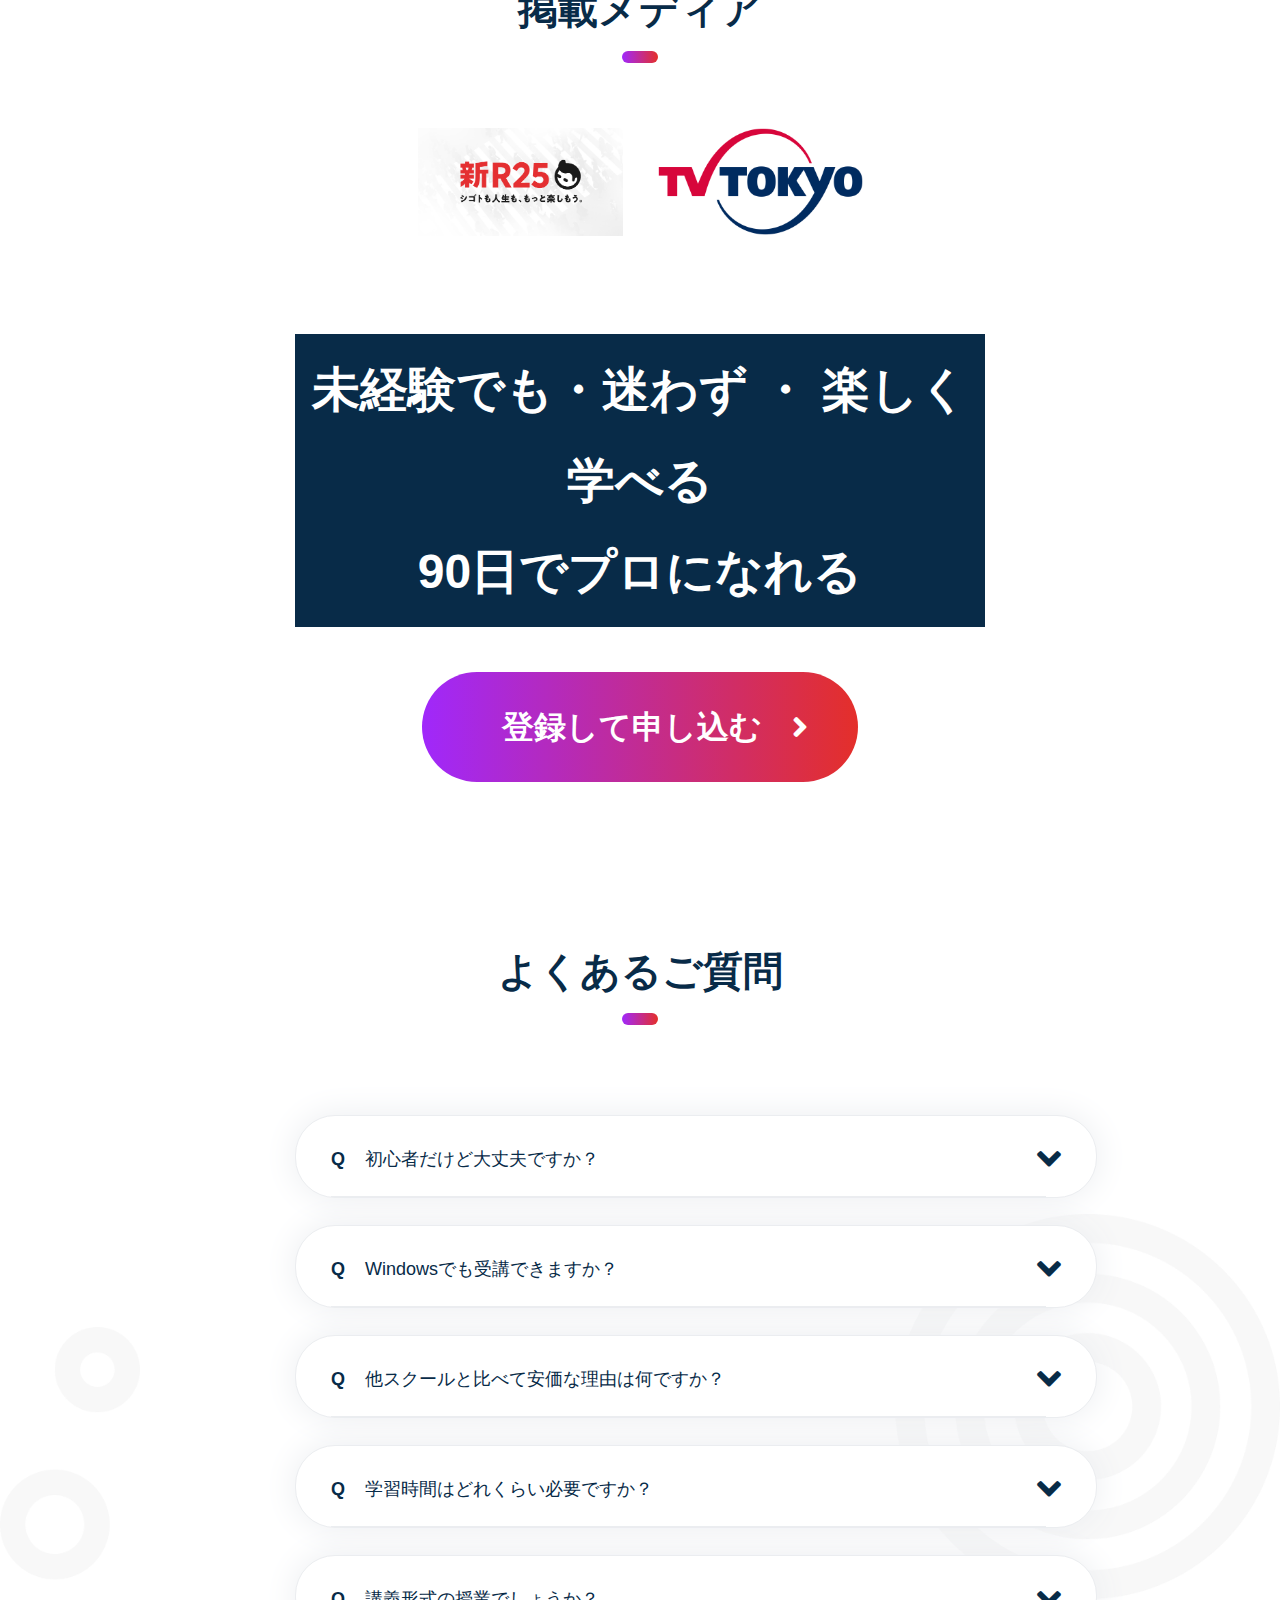
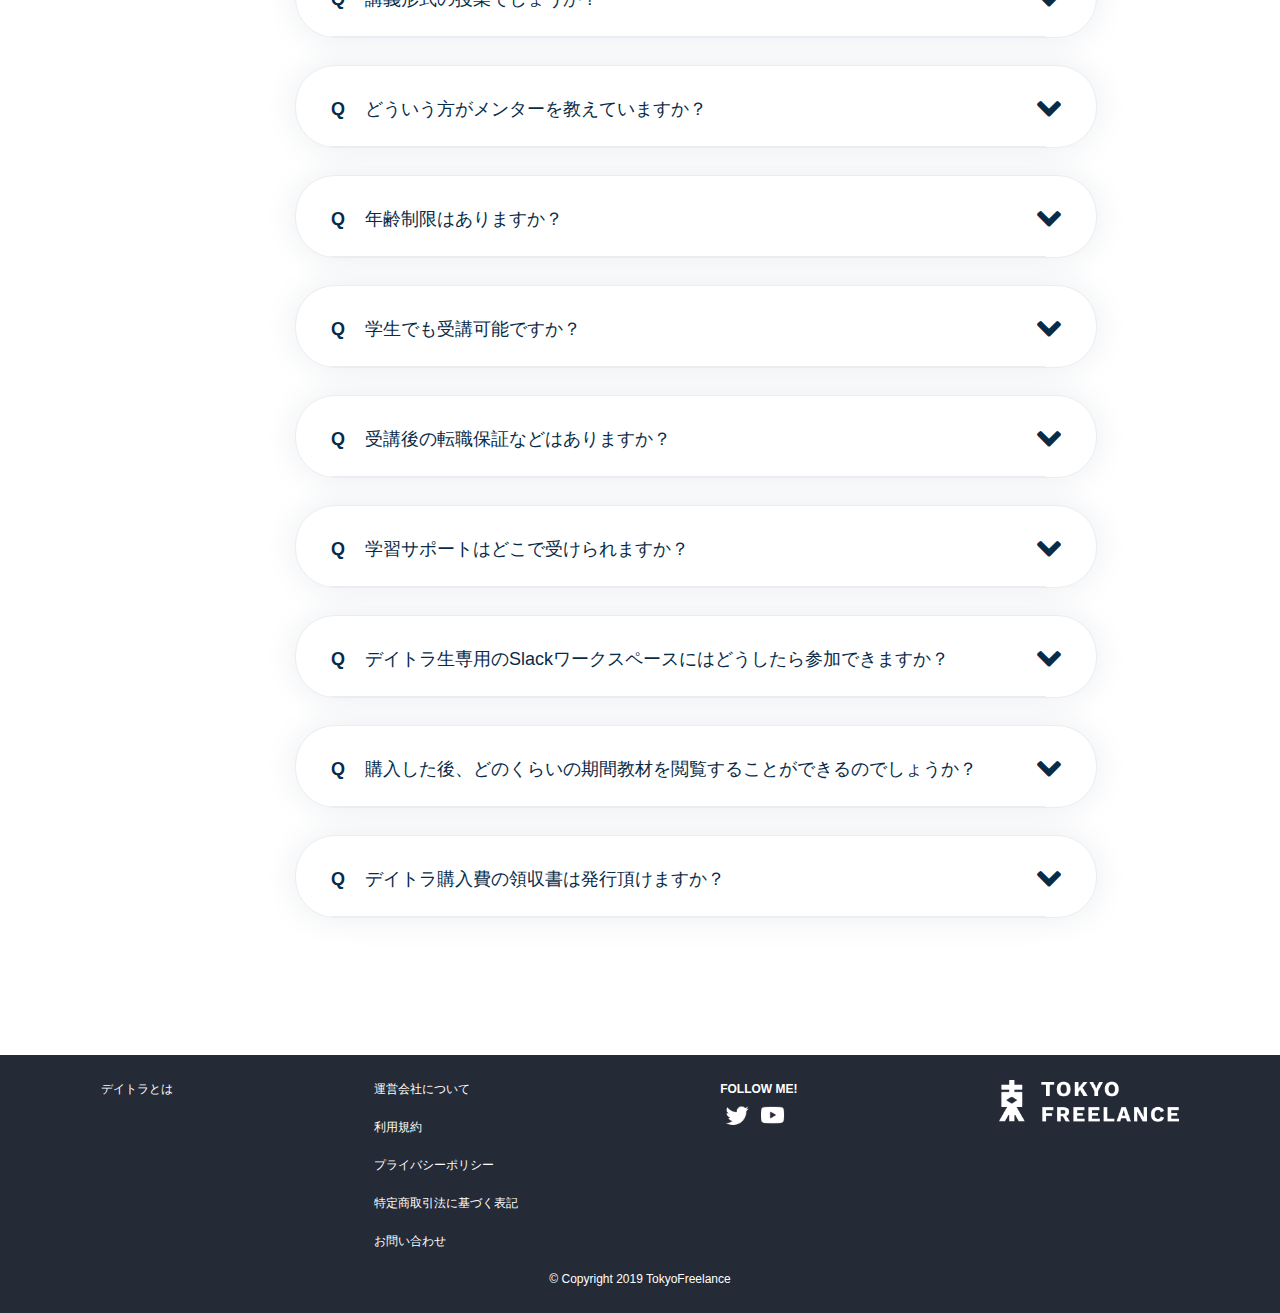
<file: 模写5/index.html>
<!DOCTYPE html>
<html>
  <head>
    <meta charset="utf-8">
    <meta name="viewport" content="width=device-width, initial-scale=1">
    <title>Project</title>
    <link rel="stylesheet" href="style.css">
    <link href="https://use.fontawesome.com/releases/v5.6.1/css/all.css" rel="stylesheet">
  </head>
  <body>
    <section class="sec01">
      <div class="sec-wrap">
        <div class="heading">
          <div class="logo-wrap">
            <img src="img/logo-e47718c6a0996eb3333f6543e9607c59a23aedcaff2b7d02c5a76ef741b2f18a.svg" alt="デイトラ">
            <p>by TOKYO FREELANCE</p>
          </div>
          <div class="login-pc">
            <a href="#">アカウントを持っている方はこちら</a>
          </div>
        </div>
        <p class="main-txt">
          1日1題90日で<br>
          プロのWEB<br class="br-sp">スキルを手に入れよう
        </p>
        <p class="sub-txt">もう『学習ステップ』で迷わない！<br>
        未経験でも挫折しない業界最安級のオンラインスクール</p>
        <div class="position-center">
          <div class="rainbow-box">
            <a href="#">コース一覧はこちら</a>
          </div>
        </div>
        <div class="login-sp">
          <a href="#">アカウントを持っている方はこちら</a>
        </div>
      </div>
    </section>
    <section class="sec02">
      <div class="">
        <h2 class="movie-ttl">MOVIE</h2>
      </div>
      <div class="movie-area">

      </div>
    </section>
    <section class="sec03">
      <div class="position-center">
        <h2" class="sub-ttl">デイトラとは</h2>
      </div>
      <p class="black-box">未経験でも・迷わず・<br class="br-sp">楽しく学べる<br>
      オンラインスクールです</p>
      <ul>
        <li>
          <img src="img/item01.png" alt="イメージ画像">
          <h3>学習の継続には楽しさが大事</h3>
          <p>デイトラでは1日1題の分かりやすいステップ、30日ごとのゴールを設定、進めるほど上がる「想定月収」など、学習が楽しくなる工夫が詰まっています。</p>
        </li>
        <li>
          <img src="img/item02.png" alt="イメージ画像">
          <h3>実践的なカリキュラム</h3>
          <p>コードの書き方やツールの使い方を学んでも、それだけでは実務に結びつきません。デイトラは「仕事になるまで」を網羅した実践的なカリキュラムです。</p>
        </li>
        <li>
          <img src="img/item03.png" alt="イメージ画像">
          <h3>挫折させないサポート</h3>
          <p>業界最安級でありながら、全コースメンター費用込み！学習に関する質問や作品へのフィードバックなど、コースごとに必ずメンターがつきます。</p>
        </li>
      </ul>
      <div class="position-center">
        <h2 class="sub-ttl">コース一覧</h2>
        <span class="under-bar"></span>
      </div>
    </section>
    <section class="sec04">
      <ul class="menu-wrap">
        <li class="menu-list menu-list01">
          <div class="course-ttl">
            <div class="course-img course-img01"></div>
            <div class="course-list">
              <h3>WEB制作コース</h3>
              <p class="price">￥99,800<span>税込</span></p>
            </div>
          </div>
          <p class="txt">HTML・CSS・JavaScript・PHP・WordPressなど、WEB制作に必要なスキルが身につくコース「副業で月5万」や「コーダー転職」など、目的に合わせた3つのレッスンを用意しています。</p>
          <div class="box">
            <div class="box-color">
              <a href="#" class="menu-detail menu-detail01">
                詳しく見る
              </a>
            </div>
          </div>
        </li>
        <li class="menu-list menu-list02">
          <div class="course-ttl">
            <div class="course-img course-img02"></div>
            <div class="course-list">
              <h3>Ruby/Railsコース</h3>
              <p class="price">￥99,800<span>税込</span></p>
            </div>
          </div>
          <p class="txt">WEBサイトの見た目を作るHTML・CSSの基本から、Railsを使ったWEBサービス開発まで、WEB開発に必要なスキルを一括で学び転職を目指すコースです。</p>
          <div class="box">
            <div class="box-color">
              <a href="#" class="menu-detail menu-detail02">
                詳しく見る
              </a>
            </div>
          </div>
        </li>
        <li class="menu-list menu-list03">
          <div class="course-ttl">
            <div class="course-img course-img03"></div>
            <div class="course-list">
              <h3>WEBデザインコース</h3>
              <p class="price">￥94,800<span>税込</span></p>
            </div>
          </div>
          <p class="txt">バナーやHP、ECサイトなど、WEBデザインに必要なスキルを身につけるコースです。デザインの基礎的な考え方やツールの使い方から始め、実際に手を動かして具体的なデザインを作成するところまで行います。</p>
          <div class="box">
            <div class="box-color">
              <a href="#" class="menu-detail menu-detail03">
                詳しく見る
              </a>
            </div>
          </div>
        </li>
        <li class="menu-list menu-list04">
          <div class="course-ttl">
            <div class="course-img course-img04"></div>
            <div class="course-list">
              <h3>ShopifyEC構築コース</h3>
              <p class="price">￥49,800<span>税込</span></p>
            </div>
          </div>
          <p class="txt">世界シェアNo.1のECプラットフォームShopifyを使い実案件の流れを実践形式で学べるレッスンです。スイーツ店のオンラインストアを作るという設定で、実案件のながれに沿って学習を行います。</p>
          <div class="box">
            <div class="box-color">
              <a href="#" class="menu-detail menu-detail04">
                詳しく見る
              </a>
            </div>
          </div>
        </li>
        <li class="menu-list menu-list05">
          <div class="course-ttl">
            <div class="course-img course-img05"></div>
          <div class="course-list">
              <h3>動画制作コース</h3>
              <p class="price">￥79,800<span>税込</span></p>
            </div>
          </div>
          <p class="txt">YouTubeに特化した実践的な動画編集スキルが身につくコース。動画編集の方法をただ学ぶのではなく、プロによるアドバイス、営業方法の解説、提案に使える各種資料までセットになった本格的なコースです。</p>
          <div class="box">
            <div class="box-color">
              <a href="#" class="menu-detail menu-detail05">
                詳しく見る
              </a>
            </div>
          </div>
        </li>
        <li class="menu-list menu-list06">
          <div class="course-ttl">
            <div class="course-img course-img06"></div>
            <div class="course-list">
              <h3>Pythonコース</h3>
              <p class="price">￥89,800<span>税込</span></p>
            </div>
          </div>
          <p class="txt">Pythonを学びながら日常生活にも役立つプログラムを作ることができるコースです。SNS育成に実用できるプログラムの作成ができ、また「YouTube登録者を伸ばすための重要指標と基準値」など、SNSマーケティングやデータ分析の知識も身につきます。</p>
          <div class="box">
            <div class="box-color">
              <a href="#" class="menu-detail menu-detail06">
                詳しく見る
              </a>
            </div>
          </div>
        </li>
        <li class="menu-list menu-list07">
          <div class="course-ttl">
            <div class="course-img course-img07"></div>
            <div class="course-list">
              <h3>Webマーケティングコース</h3>
              <p class="price">￥89,800<span>税込</span></p>
            </div>
          </div>
          <p class="txt">マーケティングの基礎から広告運用の具体的な手順が学べるコースです。Googleリスティング広告・Facebook広告の出稿手順、Googleアナリティクス・Ptengineによる分析方法を学び、広告集客から媒体の分析改善まで行えるスキルを身につけます。</p>
          <div class="box">
            <div class="box-color">
              <a href="#" class="menu-detail menu-detail07">
                詳しく見る
              </a>
            </div> 
          </div>
        </li>
      </ul>
    </section>
    <section class="sec05">
      <div class="position-center">
        <h2 class="sub-ttl">デイトラの特徴</h2>
      </div>
      <ul>
        <li>
          <div class="feature">
            <img src="img/item01.svg" alt="イメージ画像">
            <div class="feature-txt">
              <h4>圧倒的なコストパフォーマンス<br>
              デイトラの最大の特徴、それは業界最高レベルのコスパの良さです。</h4>
              <p>例えばWEBコースの場合、プロのエンジニアによる<span class="red-font">一年間のサポート付きで99,800円</span>です。新しいことへの挑戦に高額な初期費用は必要ありません。「プログラミングに興味があるけど何十万も払うのは厳しい」という方もぜひご利用ください！</p>
            </div>
          </div>
        </li>
        <li>
          <div class="feature">
            <img src="img/item02.svg" alt="イメージ画像">
            <div class="feature-txt">
              <h4>ゴールから逆算した分かりやすいステップ</h4>
              <p>デイトラは、1日1題90日で一定のレベルに到達するようゴールから逆算で設計しています。 <span class="red-font">「副業で月5万」「企業に転職」</span>など、目標別に学習ステップを用意していますので、何を勉強すればいいのか迷う心配はありません。</p>
            </div>
          </div>
        </li>
        <li>
          <div class="feature">
            <img src="img/item03.svg" alt="イメージ画像">
            <div class="feature-txt">
              <h4>リアルすぎる「想定月収」</h4>
              <p>デイトラではレッスン難易度ごとにスキル価値を試算しており、学習の進捗度によってあなたの<span class="red-font">想定月収</span>が分かります。 学習を進めてどんどん想定月収をあげましょう！</p>
            </div>
          </div>
        </li>
        <li>
          <div class="feature">
            <img src="img/item04.svg" alt="イメージ画像">
            <div class="feature-txt">
              <h4>全コースでメンターが学習を支援</h4>
              <p><span class="red-font">メンターは全員厳しい審査を通った人のみ</span>。デイトラでは「実践的な現場のアドバイス」や「ユーザに寄り添ったアドバイス」を重視しています。学習内容への質問や作品へのフィードバックなど、コースごとに決められた形でメンターがつきます！</p>
            </div>
          </div>
        </li>
        <li>
          <div class="feature">
            <img src="img/item05.svg" alt="イメージ画像">
            <div class="feature-txt">
              <h4>学習後のキャリアもサポート</h4>
              <p>こちらはオプションとなりますが、「フリーランス独立サポート」など、<span class="red-font">学習後のキャリアサポートも用意</span>しています。 「勉強を勉強で終わらせたくない！」という方はぜひご利用ください。</p>
            </div>
          </div>
        </li>
      </ul>
    </section>
    <section class="sec06">
      <div class="sec06-wrap">
        <div class="sec06-ttl-wrap">
          <h2 class="sec06-ttl">日本初、SNSから生まれた<br>
          オンラインプログラミングスクール</h2>
        </div>
        <p>2019年1月、Twitterで投稿された1つのツイートからデイトラは生まれました。</p>
        <p><span class="orange-box">「#30DAYSトライアル」</span></p>
        <p>このハッシュタグで毎日1つプログラミング学習ステップを投稿し始めたのがきっかけです。</p>
        <p>「やる気はあるけど何を勉強すればいいのかわからない」という人達に具体的な学習内容を示すデイトラはあっという間に拡散され、数日で1200人もの方が参加してくださいました。</p>
        <p>その後「デイトラ」という愛称もでき、2019年12月にはデイトラ関連のタグは月間600万インプレッションを突破。転職成功した方、フリーランスになった方から<span class="orange-box">「デイトラに出会って人生が変わった」</span>という嬉しいお言葉もたくさん頂きました。</p>
        <p>気まぐれにはじめたTwitterでの学習企画がこれだけ多くの方に届いたのも、プログラミング学習の敷居を下げたおかげだと思っています。ですのでスクールとなった現在も、他に類をみない <span class="orange-box">「低価格」と「楽しく学べるステップ」</span> を大事にしています。これからも敷居はできるだけ下げて、たくさんの方に「きっかけ」をお届けします。</p>
        <p>日本初の"SNSから生まれたオンラインプログラミングスクール"として、デイトラはこれからも開かれた存在であり続けます。</p>
      </div>
    </section>
    <section class="sec07">
      <div class="sec07-wrapper">
        <div class="position-center">
          <h2 class="sub-ttl">
            Ruby/Railsコースと<br>
            他プログラミングスクールの比較例
          </h2>
        </div>
        <div class="scroll">
          <ul>
            <li class="company-list">
              <div class="category-position">

              </div>
              <div class="dairy-trial-position">
                <img class="dairy-trial-logo" src="img/logo.svg" alt="デイトラ">
              </div>
              <div class="a-position">
                <p class="company a-company">A社</p>
              </div>
              <div class="b-position">
                <p class="company">B社</p>
              </div>
            </li>
            <li>
              <div class="comparson-box sec07-price">
                <div class="category-position">
                  <h4>料金</h4>
                </div>
                <div class="dairy-trial-position">
                  <div class="purple-box">
                    <p>99,800円</p>
                  </div>
                </div>
                <div class="a-position">
                  <p>148,000円</p>
                </div>
                <div class="b-position">
                  <p>648,000円〜848,000円</p>
                </div>
              </div>
            </li>
            <li>
              <div class="comparson-box">
                <div class="category-position">
                  <h4>入学金</h4>
                </div>
                <div class="dairy-trial-position">
                  <div class="purple-box">
                    <p>なし</p>
                  </div>
                </div>
                <div class="a-position">
                  <p>30,000円</p>
                </div>
                <div class="b-position">
                  <p>なし</p>
                </div>
              </div>
            </li>
            <li>
              <div class="comparson-box">
                <div class="category-position">
                  <h4>授業形態</h4>
                </div>
                <div class="dairy-trial-position">
                  <div class="purple-box">
                    <p>オンライン完結</p>
                  </div>
                </div>
                <div class="a-position">
                  <p>オンライン完結</p>
                </div>
                <div class="b-position">
                  <p>会場＋オンライン教材</p>
                </div>
              </div>
            </li>
            <li>
              <div class="comparson-box">
                <div class="category-position">
                  <h4>身につくスキル</h4>
                </div>
                <div class="dairy-trial-position">
                  <div class="purple-box">
                    <p>現場で役立つスキル</p>
                  </div>
                </div>
                <div class="a-position">
                  <p>初級〜中級</p>
                </div>
                <div class="b-position">
                  <p>中級</p>
                </div>
              </div>
            </li>
            <li>
              <div class="comparson-box">
                <div class="category-position">
                  <h4>講座ボリューム</h4>
                </div>
                <div class="dairy-trial-position">
                  <div class="purple-box">
                    <p>90日</p>
                  </div>
                </div>
                <div class="a-position">
                  <p>60日</p>
                </div>
                <div class="b-position">
                  <p>70日〜180日</p>
                </div>
              </div>
            </li>
            <li>
              <div class="comparson-box">
                <div class="category-position">
                  <h4>カリキュラム閲覧期限</h4>
                </div>
                <div class="dairy-trial-position">
                  <div class="purple-box">
                    <p>なし</p>
                  </div>
                </div>
                <div class="a-position">
                  <p>なし</p>
                </div>
                <div class="b-position">
                  <p>あり</p>
                </div>
              </div>
            </li>
            <li>
              <div class="comparson-box">
                <div class="category-position">
                  <h4>メンターサポート期間</h4>
                </div>
                <div class="dairy-trial-position">
                  <div class="purple-box">
                    <p>購入より1年</p>
                  </div>
                </div>
                <div class="a-position">
                  <p>60日</p>
                </div>
                <div class="b-position">
                  <p>70日〜180日</p>
                </div>
              </div>
            </li>
          </ul>
        </div>
      </div>
      <div class="position-center">
        <h2 class="sub-ttl">コース一覧</h2>
      </div>
      <h2 class="coment">さあ！ あなたも今日から始めよう！</h2>
    </section>
    <section class="sec08">
      <div class="corse-menu-scroll">
        <ul class="menu-wrap">
          <li class="menu-list menu-list01">
            <div class="course-ttl">
              <div class="course-img course-img01"></div>
                <div class="course-list">
                <h3>WEB制作コース</h3>
                <p class="price">￥99,800<span>税込</span></p>
              </div>
            </div>
            <p class="txt">HTML・CSS・JavaScript・PHP・WordPressなど、WEB制作に必要なスキルが身につくコース「副業で月5万」や「コーダー転職」など、目的に合わせた3つのレッスンを用意しています。</p>
            <div class="box">
              <div class="box-color">
                <a href="#" class="menu-detail menu-detail01">
                  詳しく見る
                </a>
              </div>
            </div>
          </li>
          <li class="menu-list menu-list02">
            <div class="course-ttl">
              <div class="course-img course-img02"></div>
              <div class="course-list">
                <h3>Ruby/Railsコース</h3>
                <p class="price">￥99,800<span>税込</span></p>
              </div>
            </div>
            <p class="txt">WEBサイトの見た目を作るHTML・CSSの基本から、Railsを使ったWEBサービス開発まで、WEB開発に必要なスキルを一括で学び転職を目指すコースです。</p>
            <div class="box">
              <div class="box-color">
                <a href="#" class="menu-detail menu-detail02">
                  詳しく見る
                </a>
              </div>
            </div>
          </li>
          <li class="menu-list menu-list03">
            <div class="course-ttl">
              <div class="course-img course-img03"></div>
              <div class="course-list">
                <h3>WEBデザインコース</h3>
                <p class="price">￥94,800<span>税込</span></p>
              </div>
            </div>
            <p class="txt">バナーやHP、ECサイトなど、WEBデザインに必要なスキルを身につけるコースです。デザインの基礎的な考え方やツールの使い方から始め、実際に手を動かして具体的なデザインを作成するところまで行います。</p>
            <div class="box">
              <div class="box-color">
                <a href="#" class="menu-detail menu-detail03">
                  詳しく見る
                </a>
              </div>
            </div>
          </li>
          <li class="menu-list menu-list04">
            <div class="course-ttl">
              <div class="course-img course-img04"></div>
              <div class="course-list">
                <h3>ShopifyEC構築コース</h3>
                <p class="price">￥49,800<span>税込</span></p>
              </div>
            </div>
            <p class="txt">世界シェアNo.1のECプラットフォームShopifyを使い実案件の流れを実践形式で学べるレッスンです。スイーツ店のオンラインストアを作るという設定で、実案件のながれに沿って学習を行います。</p>
            <div class="box">
              <div class="box-color">
                <a href="#" class="menu-detail menu-detail04">
                  詳しく見る
                </a>
              </div>
            </div>
          </li>
          <li class="menu-list menu-list05">
            <div class="course-ttl">
              <div class="course-img course-img05"></div>
            <div class="course-list">
                <h3>動画制作コース</h3>
                <p class="price">￥79,800<span>税込</span></p>
              </div>
            </div>
            <p class="txt">YouTubeに特化した実践的な動画編集スキルが身につくコース。動画編集の方法をただ学ぶのではなく、プロによるアドバイス、営業方法の解説、提案に使える各種資料までセットになった本格的なコースです。</p>
            <div class="box">
              <div class="box-color">
                <a href="#" class="menu-detail menu-detail05">
                  詳しく見る
                </a>
              </div>
            </div>
          </li>
          <li class="menu-list menu-list06">
            <div class="course-ttl">
              <div class="course-img course-img06"></div>
              <div class="course-list">
                <h3>Pythonコース</h3>
                <p class="price">￥89,800<span>税込</span></p>
              </div>
            </div>
            <p class="txt">Pythonを学びながら日常生活にも役立つプログラムを作ることができるコースです。SNS育成に実用できるプログラムの作成ができ、また「YouTube登録者を伸ばすための重要指標と基準値」など、SNSマーケティングやデータ分析の知識も身につきます。</p>
            <div class="box">
              <div class="box-color">
                <a href="#" class="menu-detail menu-detail06">
                  詳しく見る
                </a>
              </div>
            </div>
          </li>
          <li class="menu-list menu-list07">
            <div class="course-ttl">
              <div class="course-img course-img07"></div>
              <div class="course-list">
                <h3>Webマーケティングコース</h3>
                <p class="price">￥89,800<span>税込</span></p>
              </div>
            </div>
            <p class="txt">マーケティングの基礎から広告運用の具体的な手順が学べるコースです。Googleリスティング広告・Facebook広告の出稿手順、Googleアナリティクス・Ptengineによる分析方法を学び、広告集客から媒体の分析改善まで行えるスキルを身につけます。</p>
            <div class="box">
              <div class="box-color">
                <a href="#" class="menu-detail menu-detail07">
                  詳しく見る
                </a>
              </div> 
            </div>
          </li>
        </ul>
      </div>
    </section>
    <section class="sec09">
      <div class="position-center">
        <h2 class="sub-ttl">掲載メディア</h2>
      </div>
      <div class="sec09-wrap">
        <ul class="sec09-img">
          <li>
            <img src="img/r25.png" alt="新R25">
          </li>
          <li>
            <img src="img/tv_tokyo.png" alt="テレビ東京">
          </li>
        </ul>
        <div>
          <div class="position-center">
            <h2 class="coment">未経験でも・迷わず <br class="br-sp"><span class="dot-sp">・</span> 楽しく学べる<br>
            90日でプロになれる</h2>
          </div>
        </div>
        <div class="position-center">
          <div class="rainbow-box">
            <a href="#">登録して申し込む</a>
          </div>
        </div>
        <div class="position-center">
          <h2 class="sub-ttl">よくあるご質問</h2>
        </div>
        <div class="faq">
          <label class="faq-box" for="faq-bar01">
            <p class="faq-question"><span class="font-layout">Q</span>初心者だけど大丈夫ですか？</p>
            <input type="checkbox" id="faq-bar01">
            <p class="faq-answer" id="faq-answer01"><span class="font-layout">A</span>大丈夫です！基本的なパソコンの操作方法が分かっていれば問題ありません。分からないところはメンターによってサポートするのでやる気があれば大丈夫です。</p>
          </label>
          <label class="faq-box" for="faq-bar02">
            <p class="faq-question"><span class="font-layout">Q</span>Windowsでも受講できますか？</p>
            <input type="checkbox" id="faq-bar02">
            <p class="faq-answer" id="faq-answer02"><span class="font-layout">A</span>Rubyコース以外では可能です。RubyコースではMacのみが受講可能です。</p>
          </label>
          <label class="faq-box" for="faq-bar03">
            <p class="faq-question"><span class="font-layout">Q</span>他スクールと比べて安価な理由は何ですか？</p>
            <input type="checkbox" id="faq-bar03">
            <p class="faq-answer" id="faq-answer03"><span class="font-layout">A</span>圧倒的に口コミが良く、広告費を最低限に抑えられているからです。デイトラはSNSの企画から始まったスクールで、多くのユーザー・ファンから支持されています。そのためアフィリエイト広告や過度な宣伝が不要で安価に提供できています。</p>
          </label>
          <label class="faq-box" for="faq-bar04">
            <p class="faq-question"><span class="font-layout">Q</span>学習時間はどれくらい必要ですか？</p>
            <input type="checkbox" id="faq-bar04">
            <p class="faq-answer" id="faq-answer04"><span class="font-layout">A</span>初級編・中級編・上級編それぞれ30日ごとのカリキュラムとなっています。平日は一日2時間、休日は一日4時間程度を想定しています。仮にサポート期間内にカリキュラムを完了できなかったとしても、学習コンテンツ自体は利用できるのでご安心ください。</p>
          </label>
          <label class="faq-box" for="faq-bar05">
            <p class="faq-question"><span class="font-layout">Q</span>講義形式の授業でしょうか？</p>
            <input type="checkbox" id="faq-bar05">
            <p class="faq-answer" id="faq-answer05"><span class="font-layout">A</span>自習形式です。アプリケーションの指示にしたがい講義を受けていき、不明点があれば随時メンターに質問していただくことになります。</p>
          </label>
          <label class="faq-box" for="faq-bar06">
            <p class="faq-question"><span class="font-layout">Q</span>どういう方がメンターを教えていますか？</p>
            <input type="checkbox" id="faq-bar06">
            <p class="faq-answer" id="faq-answer06"><span class="font-layout">A</span>現役エンジニアやフリーランスを中心に、厳しいメンター審査をクリアした人のみが、各コースごとに指導を行っています。</p>
          </label>
          <label class="faq-box" for="faq-bar07">
            <p class="faq-question"><span class="font-layout">Q</span>年齢制限はありますか？</p>
            <input type="checkbox" id="faq-bar07">
            <p class="faq-answer" id="faq-answer07"><span class="font-layout">A</span>特にありません。</p>
          </label>
          <label class="faq-box" for="faq-bar08">
            <p class="faq-question"><span class="font-layout">Q</span>学生でも受講可能ですか？</p>
            <input type="checkbox" id="faq-bar08">
            <p class="faq-answer" id="faq-answer08"><span class="font-layout">A</span>もちろん受講可能です。ただ、未成年の方は保護者に相談し許可を得た上で受講をお願いします。</p>
          </label>
          <label class="faq-box" for="faq-bar09">
            <p class="faq-question"><span class="font-layout">Q</span>受講後の転職保証などはありますか？</p>
            <input type="checkbox" id="faq-bar09">
            <p class="faq-answer" id="faq-answer09"><span class="font-layout">A</span>転職保証や転職斡旋などは行っていません。</p>
          </label>
          <label class="faq-box" for="faq-bar10">
            <p class="faq-question"><span class="font-layout">Q</span>学習サポートはどこで受けられますか？</p>
            <input type="checkbox" id="faq-bar10">
            <p class="faq-answer" id="faq-answer10"><span class="font-layout">A</span>デイトラ生専用のSlackワークスペース内の「質問部屋」にていつでも質問が可能です！</p>
          </label>
          <label class="faq-box" for="faq-bar11">
            <p class="faq-question"><span class="font-layout">Q</span>デイトラ生専用のSlackワークスペースにはどうしたら参加できますか？</p>
            <input type="checkbox" id="faq-bar11">
            <p class="faq-answer" id="faq-answer11"><span class="font-layout">A</span>受講しているコースのDAY1に記載のリンクよりご参加下さい！</p>
          </label>
          <label class="faq-box" for="faq-bar12">
            <p class="faq-question"><span class="font-layout">Q</span>購入した後、どのくらいの期間教材を閲覧することができるのでしょうか？</p>
            <input type="checkbox" id="faq-bar12">
            <p class="faq-answer" id="faq-answer12"><span class="font-layout">A</span>教材はずっと閲覧可能です！Slackによるメンターへの質問は一年間のみですが、教材の閲覧自体は一年後も行えます。</p>
          </label>
          <label class="faq-box" for="faq-bar13">
            <p class="faq-question"><span class="font-layout">Q</span>デイトラ購入費の領収書は発行頂けますか？</p>
            <input type="checkbox" id="faq-bar13">
            <p class="faq-answer" id="faq-answer13"><span class="font-layout">A</span>はい。領収書が必要な人はデイトラ生専用のSlackワークスペースにてスタッフにご連絡ください。詳細についてはワークスペース参加後に案内します。</p>
          </label>
        </div>
      </div>
    </ssection>
    <footer>
      <div class="about">
        <div class="footer-upper">
          <a href="#">デイトラとは</a>
        </div>
        <div class="thumb">
          <ul>
            <li><a href="#">運営会社について</a></li>
            <li><a href="#">利用規約</a></li>
            <li><a href="#">プライバシーポリシー</a></li>
            <li><a href="#">特定商取引法に基づく表記</a></li>
            <li><a href="#">お問い合わせ</a></li>
          </ul>
        </div>
        <div class="sns-list">
          <h4>FOLLOW ME!</h4>
          <ul>
            <li>
              <a href="#"><img src="img/icon-twitter-b40cfff4e27fb16b31ae6694c7a38f4511b3fc6552a620da53aaea84b159687b.png" alt="twitter"></a>
            </li>
            <li>
              <a href="#"><img src="img/icon-youtube-c9462f18f159b1cf3416eec3be023d68688dabf172bcdf19cf65f3d3640fa436.png" alt="youtube"></a>
            </li>
          </ul>
        </div>
        <div class="footer-logo">
          <img src="img/logo-tofuri-9890c5bdd8277da2c8da149afb01604af184d8136a73e2869142fee7007daf3c.png" alt="ロゴ画像">
        </div>
      </div>
      <div class="footer-bottom">
        <p><small>© Copyright 2019 TokyoFreelance</small></p>
      </div>
    </footer>
    <script>
      
    </script>
  </body>
</html>
</file>
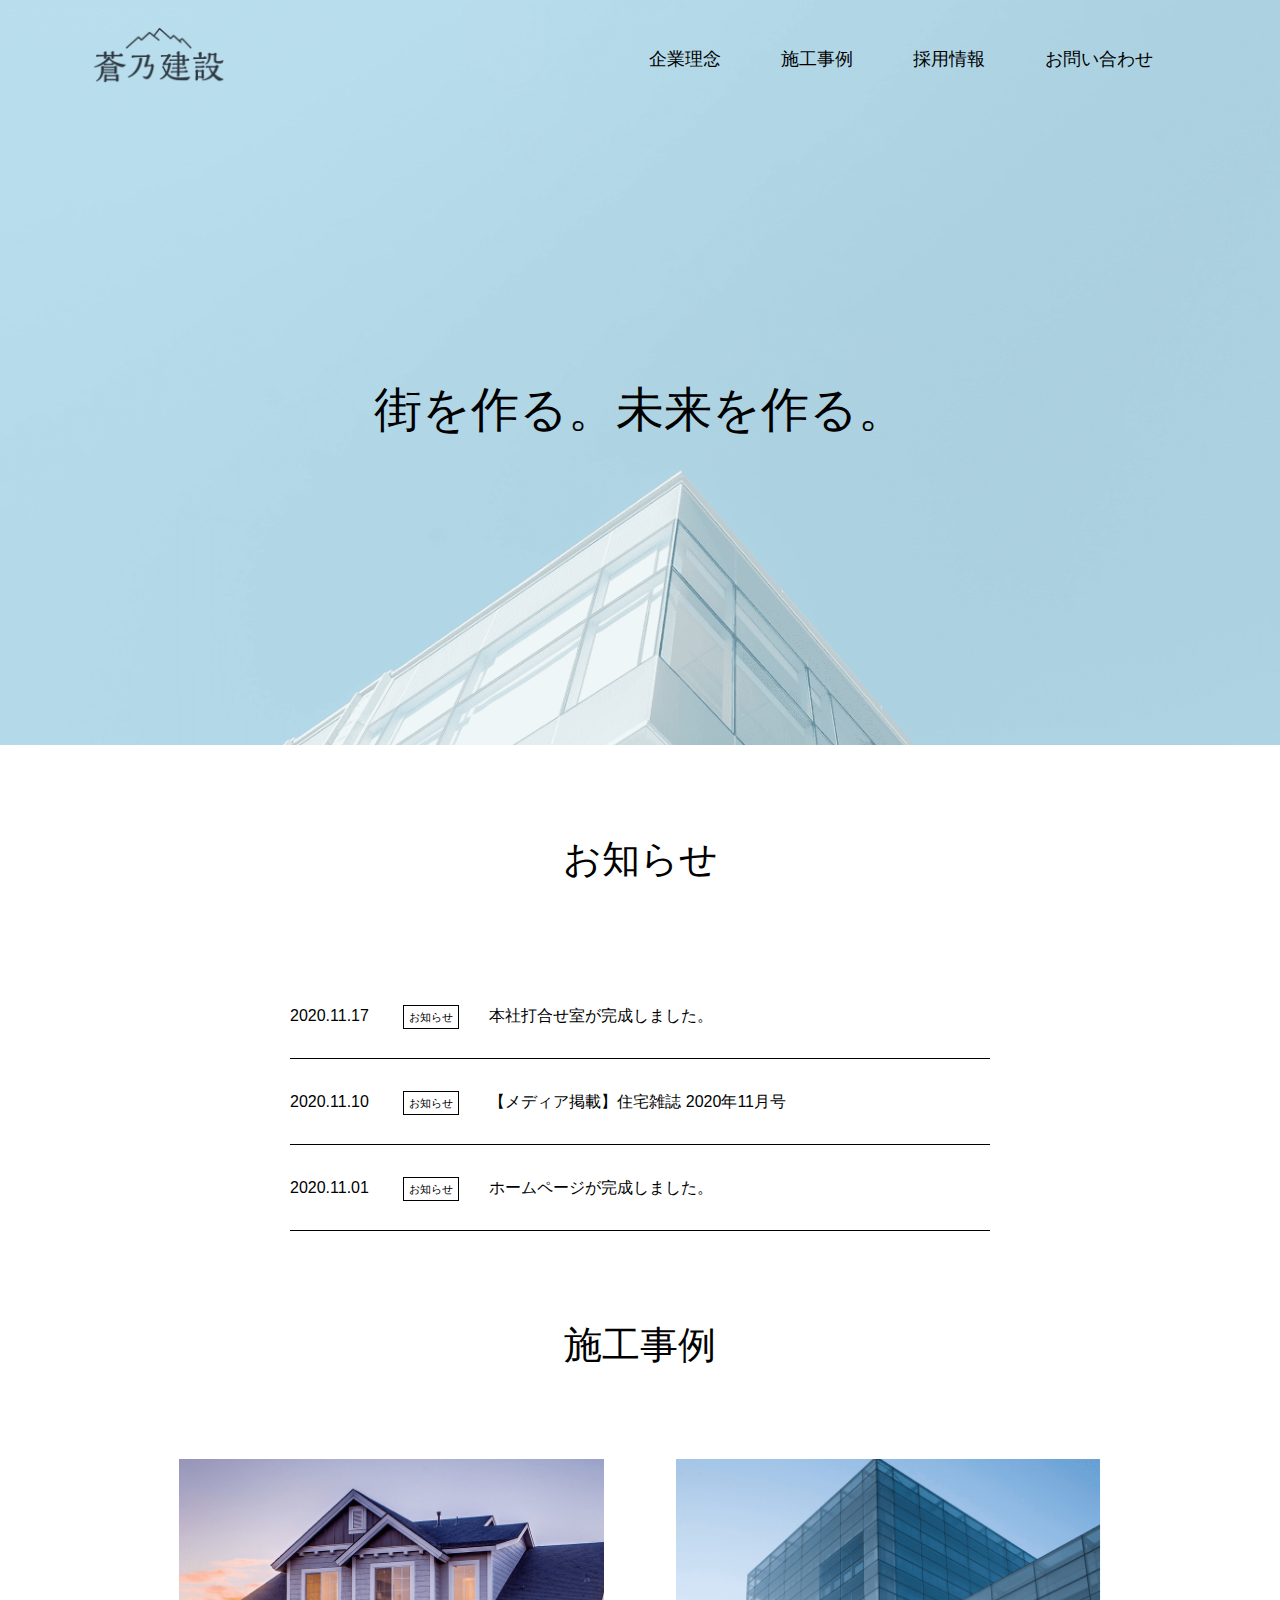
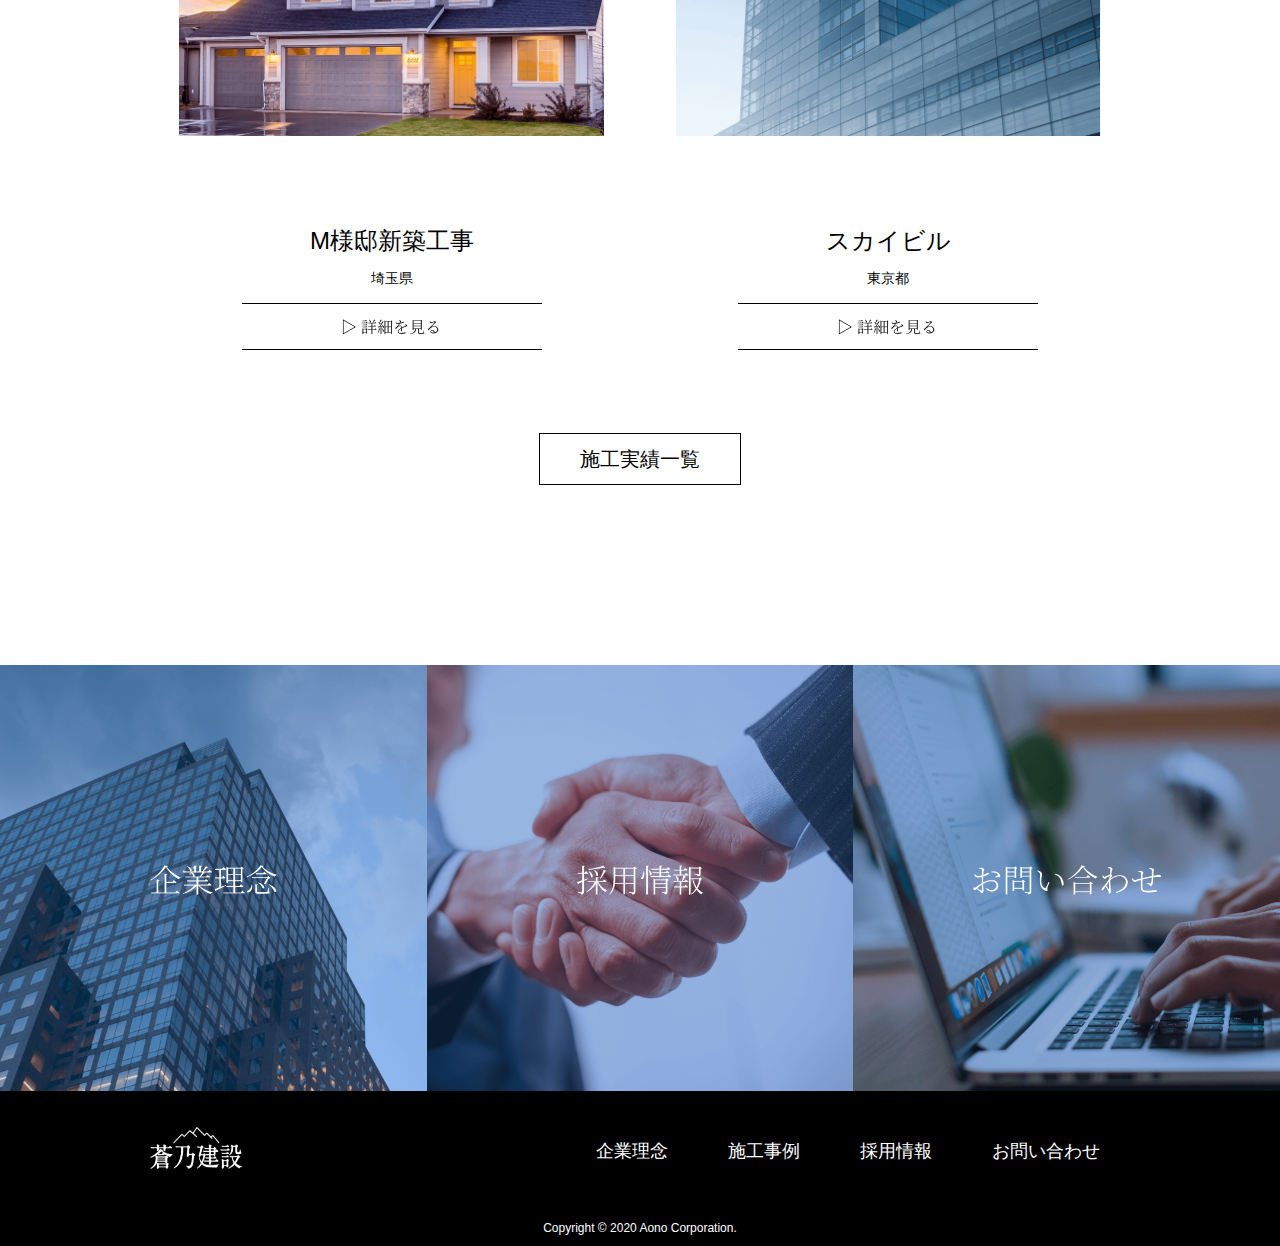
<file: 模写6/index.html>
<!DOCTYPE html>
<html>
  <head>
    <meta charset="utf-8">
    <meta name="viewport" content="width=device-width, initial-scale=1">
    <title>Project</title>
    <link rel="stylesheet" href="style.css">
  </head>
  <body>
    <div class="header-wrapper">
      <div class="header-area">
        <header class="header">
          <div class="hamburger-nav">
            <div id="nav">
              <ul>
                <li><a href="#">企業理念</a></li>
                <li><a href="#">施工事例</a></li>
                <li><a href="#">採用情報</a></li>
                <li><a href="#">お問い合わせ</a></li>
              </ul>
            </div>
            <div id="hamburger">
              <span class="inner_line" id="line1"></span>
              <span class="inner_line" id="line2"></span>
              <span class="inner_line" id="line3"></span>
            </div>
          </div>
          <img src="img/header_logo.png" alt="蒼乃建設">
          <ul>
            <li><a href="#">企業理念</a></li>
            <li><a href="#">施工事例</a></li>
            <li><a href="#">採用情報</a></li>
            <li><a href="#">お問い合わせ</a></li>
          </ul>
        </header>
        <div class="head-ttl">
          <h1>街を作る。未来を作る。</h1>
        </div>
      </div>
    </div>
    <main>
      <section class="sec01">
        <h2 class="sec-ttl">お知らせ</h2>
        <div class="thumb">
          <dd>
            <dt>
              <a href="#">
                <div class="news-nav">
                  <date>2020.11.17</date>
                  <span>お知らせ</span>
                </div>
                <p>本社打合せ室が完成しました。</p>
              </a>
            </dt>
            <dt>
              <a href="#">
                <div class="news-nav">
                  <date>2020.11.10</date>
                  <span>お知らせ</span>
                </div>
                <p>【メディア掲載】住宅雑誌 2020年11月号</p>
              </a>
            </dt>
            <dt>
              <a href="#">
                <div class="news-nav">
                  <date>2020.11.01</date>
                  <span>お知らせ</span>
                </div>
                <p>ホームページが完成しました。</p>
              </a>
            </dt>
          </dd>
        </div>
      </section>
      <section class="sec02">
        <h2 class="sec-ttl">施工事例</h2>
        <div class="example">
          <article >
            <img class="building-photo" src="img/building1.png" alt="M様邸新築工事">
            <h3>M様邸新築工事</h3>
            <p class="place">埼玉県</p>
            <a href="#"><img class="more-img" src="img/more.png" alt="詳細を見る"></a>
          </article>
          <article >
            <img class="building-photo" src="img/building2.png" alt="スカイビル">
            <h3>スカイビル</h3>
            <p class="place">東京都</p>
            <a href="#"><img class="more-img" src="img/more.png" alt="詳細を見る"></a>
          </article>
        </div>
        <div class="example-nav">
          <a href="#"><p>施工実績一覧</p></a>
        </div>
      </section>
      <section class="sec03">
        <div class="detail">
          <ul>
            <li><a href="#"><img src="img/company.png" alt="企業理念"></a></li>
            <li><a href="#"><img src="img/recruit.png" alt="採用情報"></a></li>
            <li><a href="#"><img src="img/contact.png" alt="お問い合わせ"></a></li>
          </ul>
        </div>
      </section>
    </main>
    <footer>
      <div class="footer-area">
        <div class="footer-nav">
          <div class="footer-logo">
            <img src="img/footer_logo.png" alt="蒼乃建設">
          </div>
          <div class="footer-list">
            <ul>
              <li><a href="#">企業理念</a></li>
              <li><a href="#">施工事例</a></li>
              <li><a href="#">採用情報</a></li>
              <li><a href="#">お問い合わせ</a></li>
            </ul>
          </div>
        </div>
        <p><small>Copyright © 2020 Aono Corporation.</small></p>
    </div>
    </footer>
    <script>
      function hamburger() {
        document.getElementById("line1").classList.toggle("line_1");
        document.getElementById("line2").classList.toggle("line_2");
        document.getElementById("line3").classList.toggle("line_3");
        document.getElementById("nav").classList.toggle("in");
      };
      document.getElementById("hamburger").addEventListener("click", function() {
        hamburger();
      });
    </script>
  </body>
</html>
</file>
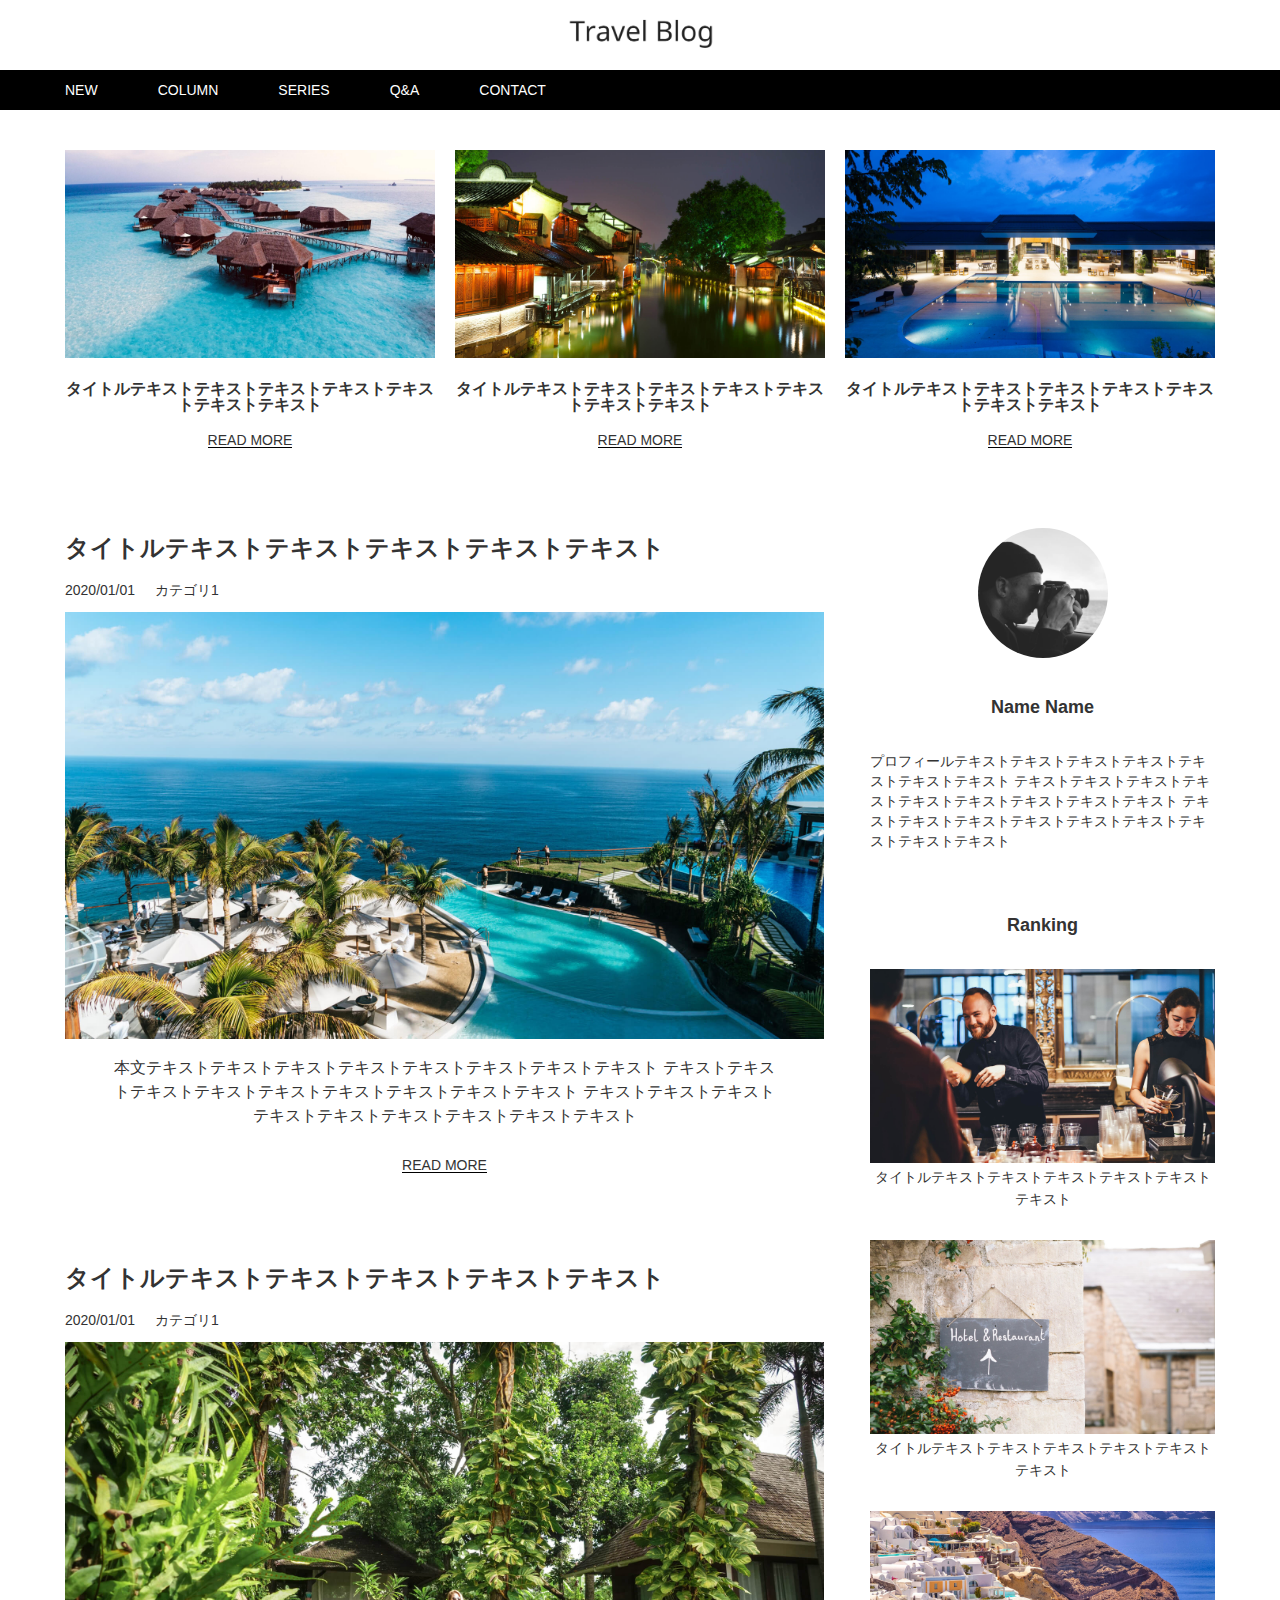
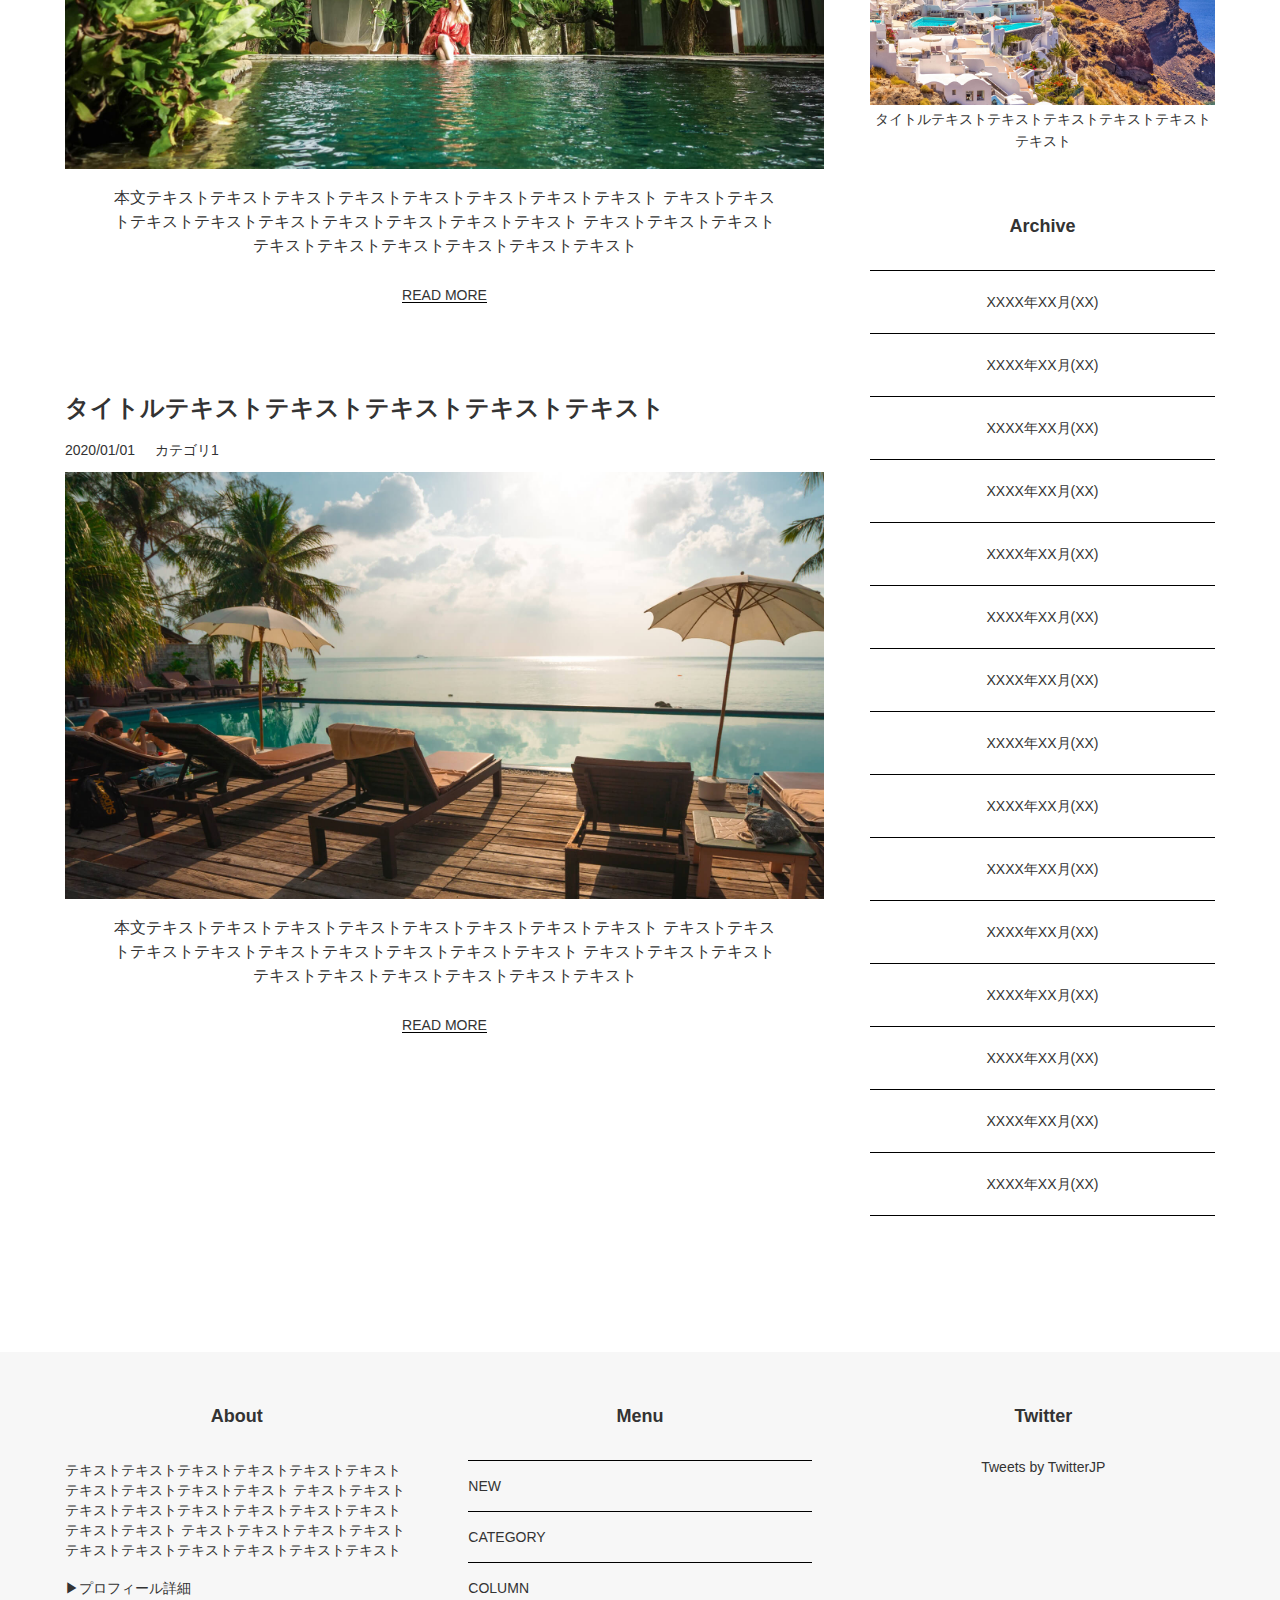
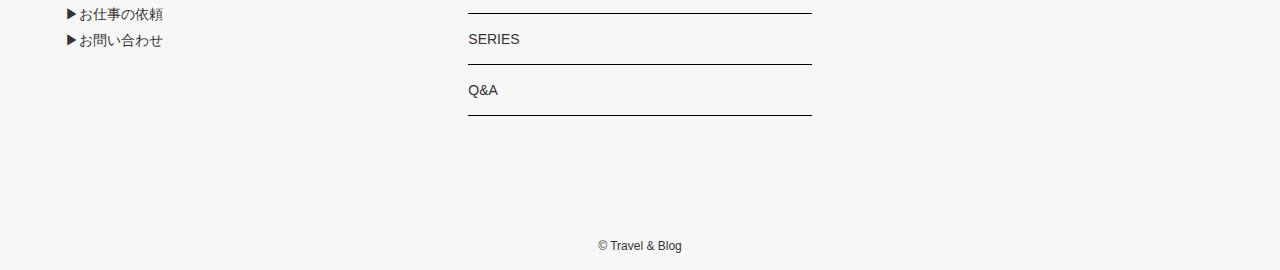
<file: 模写7/index.html>
<!DOCTYPE html>
<html>
  <head>
    <meta charset="utf-8">
    <meta name="viewport" content="width=device-width, initial-scale=1">
    <title>Project</title>
    <link rel="stylesheet" href="style.css">
  </head>
  <body>
    <header>
      <div class="header-upper">
        <div class="inner">
          <a href="#">
            <img src="img/logo.svg" alt="Travel Blog">
          </a>
        </div>
      </div>
      <div class="header-scrollX">
        <div class="header-list">
          <div class="inner">
            <ul>
              <li><a href="#">NEW</a></li>
              <li><a href="#">COLUMN</a></li>
              <li><a href="#">SERIES</a></li>
              <li><a href="#">Q&A</a></li>
              <li><a href="#">CONTACT</a></li>
            </ul>
          </div>
        </div>
      </div>
    </header>
    <main>
      <div class="inner">
        <section class="sec01">
          <ul>
            <li>
              <img src="img/pickup1.jpg" alt="テキストテキストテキスト">
              <h3>タイトルテキストテキストテキストテキストテキストテキストテキスト</h3>
              <a class="more" href="#"><p>READ MORE</p></a>
            </li>
            <li>
              <img src="img/pickup2.jpg" alt="テキストテキストテキスト">
              <h3>タイトルテキストテキストテキストテキストテキストテキストテキスト</h3>
              <a class="more" href="#"><p>READ MORE</p></a>
            </li>
            <li>
              <img src="img/pickup3.jpg" alt="テキストテキストテキスト">
              <h3>タイトルテキストテキストテキストテキストテキストテキストテキスト</h3>
              <a class="more" href="#"><p>READ MORE</p></a>
            </li>
          </ul>
        </section>
        <div class="layout">
          <div class="main">
            <section class="sec02">
              <article class="blog-list">
                <h2><a href="#">タイトルテキストテキストテキストテキストテキスト</a></h2>
                <div class="detail">
                  <date><a href="#">2020/01/01</a></date>
                  <p><a href="#">カテゴリ1</a></p>
                </div>
                <a href="#"><img src="img/main1.jpg" alt="テキストテキストテキスト"></a>
                <p class="blog-text">本文テキストテキストテキストテキストテキストテキストテキストテキスト テキストテキストテキストテキストテキストテキストテキストテキストテキスト テキストテキストテキストテキストテキストテキストテキストテキストテキスト</p>
                <a class="more" href="#"><p>READ MORE</p></a>
              </article>
              <article class="blog-list">
                <h2><a href="#">タイトルテキストテキストテキストテキストテキスト</a></h2>
                <div class="detail">
                  <date><a href="#">2020/01/01</a></date>
                  <p><a href="#">カテゴリ1</a></p>
                </div>
                <a href="#"><img src="img/main2.jpg" alt="テキストテキストテキスト"></a>
                <p class="blog-text">本文テキストテキストテキストテキストテキストテキストテキストテキスト テキストテキストテキストテキストテキストテキストテキストテキストテキスト テキストテキストテキストテキストテキストテキストテキストテキストテキスト</p>
                <a class="more" href="#"><p>READ MORE</p></a>
              </article>
              <article class="blog-list">
                <h2><a href="#">タイトルテキストテキストテキストテキストテキスト</a></h2>
                <div class="detail">
                  <date><a href="#">2020/01/01</a></date>
                  <p><a href="#">カテゴリ1</a></p>
                </div>
                <a href="#"><img src="img/main3.jpg" alt="テキストテキストテキスト"></a>
                <p class="blog-text">本文テキストテキストテキストテキストテキストテキストテキストテキスト テキストテキストテキストテキストテキストテキストテキストテキストテキスト テキストテキストテキストテキストテキストテキストテキストテキストテキスト</p>
                <a class="more" href="#"><p>READ MORE</p></a>
              </article>
            </section>
          </div>
          <aside class="side-bar">
            <section class="sec03">
              <div class="profiele">
                <h3 class="ttl">Name Name</h3>
                <img src="img/author.jpg" alt="テキストテキストテキスト">
                <p>プロフィールテキストテキストテキストテキストテキストテキストテキスト テキストテキストテキストテキストテキストテキストテキストテキストテキスト テキストテキストテキストテキストテキストテキストテキストテキストテキスト</p>
              </div>
            </section>
            <section class="sec04">
              <div class="ranking">
                <h3 class="ttl">Ranking</h3>
                <ul>
                  <li>
                    <a href="#">
                      <img src="img/ranking1.jpg" alt="テキストテキストテキスト">
                      <p>タイトルテキストテキストテキストテキストテキストテキスト</p>
                    </a>
                  </li>
                  <li>
                    <a href="#">
                      <img src="img/ranking2.jpg" alt="テキストテキストテキスト">
                      <p>タイトルテキストテキストテキストテキストテキストテキスト</p>
                    </a>
                  </li>
                  <li>
                    <a href="#">
                      <img src="img/ranking3.jpg" alt="テキストテキストテキスト">
                      <p>タイトルテキストテキストテキストテキストテキストテキスト</p>
                    </a>
                  </li>
                </ul>
              </div>
            </section>
            <section class="sec05">
              <div class="archive">
                <h3 class="ttl">Archive</h3>
                <ul>
                  <li>
                    <a href="#">XXXX年XX月(XX)</a>
                  </li>
                  <li>
                    <a href="#">XXXX年XX月(XX)</a>
                  </li>
                  <li>
                    <a href="#">XXXX年XX月(XX)</a>
                  </li>
                  <li>
                    <a href="#">XXXX年XX月(XX)</a>
                  </li>
                  <li>
                    <a href="#">XXXX年XX月(XX)</a>
                  </li>
                  <li>
                    <a href="#">XXXX年XX月(XX)</a>
                  </li>
                  <li>
                    <a href="#">XXXX年XX月(XX)</a>
                  </li>
                  <li>
                    <a href="#">XXXX年XX月(XX)</a>
                  </li>
                  <li>
                    <a href="#">XXXX年XX月(XX)</a>
                  </li>
                  <li>
                    <a href="#">XXXX年XX月(XX)</a>
                  </li>
                  <li>
                    <a href="#">XXXX年XX月(XX)</a>
                  </li>
                  <li>
                    <a href="#">XXXX年XX月(XX)</a>
                  </li>
                  <li>
                    <a href="#">XXXX年XX月(XX)</a>
                  </li>
                  <li>
                    <a href="#">XXXX年XX月(XX)</a>
                  </li>
                  <li>
                    <a href="#">XXXX年XX月(XX)</a>
                  </li>
                </ul>
              </div>
            </section>
          </aside>
        </div>
      </div>
    </main>
    </div>
    <footer>
      <div class="footer-upper">
        <div class="inner">
          <div class="footer-wrapper">
            <div class="footer-list">
              <div class="about">
                <h3 class="ttl">About</h3>
                <p>テキストテキストテキストテキストテキストテキストテキストテキストテキストテキスト テキストテキストテキストテキストテキストテキストテキストテキストテキストテキスト テキストテキストテキストテキストテキストテキストテキストテキストテキストテキスト</p>
                <ul>
                  <li><a href="#">プロフィール詳細</a></li>
                  <li><a href="#">お仕事の依頼</a></li>
                  <li><a href="#">お問い合わせ</a></li>
                </ul>
              </div>
            </div>
            <div class="footer-list">
              <div class="menu">
                <h3 class="ttl">Menu</h3>
                <ul class="menu-list">
                  <li><a href="#">NEW</a></li>
                  <li><a href="#">CATEGORY</a></li>
                  <li><a href="#">COLUMN</a></li>
                  <li><a href="#">SERIES</a></li>
                  <li><a href="#">Q&A</a></li>
                </ul>
              </div>
            </div>
            <div class="footer-list">
              <div class="twitter">
                <h3 class="ttl">Twitter</h3>
                <div class="twitter-inner">
                  <a class="twitter-timeline" href="https://twitter.com/TwitterJP?ref_src=twsrc%5Etfw">Tweets by TwitterJP</a> <script async src="https://platform.twitter.com/widgets.js" charset="utf-8"></script>
                </div>
              </div>
            </div>
          </div>
        <div class="footer-form">
          <p><small>© Travel & Blog</small></p>
        </div>
      </div>
    </footer>
  </body>
<!-- </html> -->
</file>
<file: 模写1/style.css>
/*
html5doctor.com Reset Stylesheet
v1.6.1
Last Updated: 2010-09-17
Author: Richard Clark - http://richclarkdesign.com
Twitter: @rich_clark
*/

html, body, div, span, object, iframe,
h1, h2, h3, h4, h5, h6, p, blockquote, pre,
abbr, address, cite, code,
del, dfn, em, img, ins, kbd, q, samp,
small, strong, sub, sup, var,
b, i,
dl, dt, dd, ol, ul, li,
fieldset, form, label, legend,
table, caption, tbody, tfoot, thead, tr, th, td,
article, aside, canvas, details, figcaption, figure,
footer, header, hgroup, menu, nav, section, summary,
time, mark, audio, video {
    margin:0;
    padding:0;
    border:0;
    outline:0;
    font-size:100%;
    vertical-align:baseline;
    background:transparent;
}

body {
    line-height:1;
}

article,aside,details,figcaption,figure,
footer,header,hgroup,menu,nav,section {
    display:block;
}

nav ul {
    list-style:none;
}

blockquote, q {
    quotes:none;
}

blockquote:before, blockquote:after,
q:before, q:after {
    content:'';
    content:none;
}

a {
    margin:0;
    padding:0;
    font-size:100%;
    vertical-align:baseline;
    background:transparent;
}

/* change colours to suit your needs */
ins {
    background-color:#ff9;
    color:#000;
    text-decoration:none;
}

/* change colours to suit your needs */
mark {
    background-color:#ff9;
    color:#000;
    font-style:italic;
    font-weight:bold;
}

del {
    text-decoration: line-through;
}

abbr[title], dfn[title] {
    border-bottom:1px dotted;
    cursor:help;
}

table {
    border-collapse:collapse;
    border-spacing:0;
}

/* change border colour to suit your needs */
hr {
    display:block;
    height:1px;
    border:0;  
    border-top:1px solid #cccccc;
    margin:1em 0;
    padding:0;
}

input, select {
    vertical-align:middle;
}

body {
  font-size: 15px;
  font-family: Georgia, 游明朝, YuMincho, "Hiragino Mincho ProN", Meiryo, serif;
  line-height: 1.8;
}
a {
  text-decoration: none;
  color: #444444;
}
header {
  height: 152px;
  margin-top: 58px;
  width: 100%;
}
.container {
  margin: 0 auto;
  width: 1040px;
}
ul {
  list-style: none;
}
.header-left {
  float: left;
  line-height: 48px;
}
.header-left h1 {
  font-size: 36px;
}
.header-left p {
  font-size: 18px;
}
.gnav {
  padding: 0 200px;
}
.gnav li {
  float: left;
  font-size: 16.88px;
  padding: 0 15px;
  position: relative;
}
.gnav li:hover ul li {
  visibility: visible;
  opacity: 1;
}
.gnav li ul {
  position: absolute;
  top: 45px;
  left: -5px;
  height: 0;
}
.gnav li li {
  width: 200px;
  border: solid 1px #f0f0f0;
  padding: 10px 20px 0 20px;
  box-shadow: 0.5px 0.5px #f0f0f0;
  background-color: white;
  visibility: hidden;
  opacity: 0;
  transition: all 0.3;
}
.gnav li a {
  display: block;
  padding-bottom: 15px;
}.gnav li a:hover {
  color: #E3CB9A;
}
.gnav li a .choice::after {
  content: "\f431";
  display: inline-block;
  font: normal 16px/1 Genericons;
  -webkit-font-smoothing: antialiased;
  position: relative;
  right: -8px;
  top: 1px;
}
.header-right {
  padding-top: 45px;
  float: right;
}
.search-wrapper {
  height: 40px;
  width: 100%;
  display: inline-block;
  float: right;
  position: relative;
}
.search {
  height: 34px;
  width: 0px;
  background: url(search-icon.png) no-repeat left center;
  background-size: 26px;
  padding-left: 30px;
  font-size: 16px;
  position: absolute;
  right: 0;
  top: -5px;
  outline: none;
  border: none;
  cursor: pointer;
  transition: 0.5s;
}
.search:focus {
  width: 210px;
  height: 34px;
  border: solid 1px #e0e0e0;
  background-color: white;
  border-radius: 5px;
  cursor: text;
}
.top-wrapper {
  height: 780px;
}
.top-wrapper p {
  font-size: 27px;
  color: #777;
  padding-top: 90px;
}
.main-wrapper {
  height: 1440px;
}
.main-wrapper .container {
  padding-bottom: 150px;
  border-bottom: 1px solid #cccccc;
}
.date {
  float: left;
  margin-right: 220px;
  font-size: 16.8px;
  color: #999999;
  padding-top: 50px;
  opacity: 0.5;
}
.date:hover {
  opacity: 1;
}
.text-area {
  width: 700px;
  display: inline-block;
}
.text-box {
  padding-bottom: 60px;
}

.text-heading {
  font-size: 22.4px;
  color: #111111;
  padding-bottom: 20px;
  padding-top: 50px;
}
.text-heading a:hover {
  color: #D19967;
}
.text {
  font-size: 13px;
  color: #666;
}
.page-list {
  margin-left: 320px;
}
.this {
  background-color: #eeeeee;
  color: #333333;
  opacity: 1;
}
.page-list li {
  float: left;
  font-size: 16.8px;
  color: #777777;
  display: inline-block;
  padding: 8px 18px;
  border: solid 1px #ccc;
  margin-left: 6px;
  opacity: 0.5;
  display: inline-block;
}
.page-list li:hover {
  opacity: 1;
}
.profile-wrapper {
  height: 450px;
}
.profile-wrapper .container {
  border-bottom: 1px solid #ccc;
  margin-top: 380px;
}
.photo {
  border-radius: 50%;
  width: 100px;
  float: left;
  margin: 15px;
}
.profile {
  width: 300px;
  float: left;
  margin-top: 50px;
}
.profile-heading {
  padding: 20px 0 40px 20px;
  font-size: 19px;
  display: inline-block;
}
.profile-text {
  color: #666666;
  font-size: 16.8px;
  width: 260px;
  clear: left;
}
.sub {
  float: left;
  width: 210px;
  margin-left: 35px;
  margin-top: 50px;
}
.sub-heading {
  font-size: 14.4px;
  padding-bottom: 35px;
}
.sub-text {
  font-size: 14.4px;
  color: #666666;
}
.sub li a {
  font-size: 16.9px;
  color: #666666;
  text-decoration: underline;
}
.sub li a:hover {
  color: #EABF67;
}
.sub1 p {
  font-size: 14.6px;
  color: #666666;
  padding-bottom: 10px;
}
.sub2 li {
  padding: 10px;
}
.sub-input {
  margin-top: 85px;
  height: 40px;
  width: 220px;
  border: solid 1px #c0c0c0;
}
::placeholder {
  padding-left: 5px;
  color: #777777;
}
footer {
  height: 115px;
}
.footer-icon {
  float: left;
}
.footer-logo {
  text-align: center;
  color: #666666;
  font-size: 15.8px;
}
.footer-logo span {
  color: #000;
}
</file>
<file: 模写3/style.css>
/*
html5doctor.com Reset Stylesheet
v1.6.1
Last Updated: 2010-09-17
Author: Richard Clark - http://richclarkdesign.com
Twitter: @rich_clark
*/

html, body, div, span, object, iframe,
h1, h2, h3, h4, h5, h6, p, blockquote, pre,
abbr, address, cite, code,
del, dfn, em, img, ins, kbd, q, samp,
small, strong, sub, sup, var,
b, i,
dl, dt, dd, ol, ul, li,
fieldset, form, label, legend,
table, caption, tbody, tfoot, thead, tr, th, td,
article, aside, canvas, details, figcaption, figure,
footer, header, hgroup, menu, nav, section, summary,
time, mark, audio, video {
    margin:0;
    padding:0;
    border:0;
    outline:0;
    font-size:100%;
    vertical-align:baseline;
    background:transparent;
}

body {
    line-height:1;
}

article,aside,details,figcaption,figure,
footer,header,hgroup,menu,nav,section {
    display:block;
}

nav ul {
    list-style:none;
}

blockquote, q {
    quotes:none;
}

blockquote:before, blockquote:after,
q:before, q:after {
    content:'';
    content:none;
}

a {
    margin:0;
    padding:0;
    font-size:100%;
    vertical-align:baseline;
    background:transparent;
}

/* change colours to suit your needs */
ins {
    background-color:#ff9;
    color:#000;
    text-decoration:none;
}

/* change colours to suit your needs */
mark {
    background-color:#ff9;
    color:#000;
    font-style:italic;
    font-weight:bold;
}

del {
    text-decoration: line-through;
}

abbr[title], dfn[title] {
    border-bottom:1px dotted;
    cursor:help;
}

table {
    border-collapse:collapse;
    border-spacing:0;
}

/* change border colour to suit your needs */
hr {
    display:block;
    height:1px;
    border:0;  
    border-top:1px solid #cccccc;
    margin:1em 0;
    padding:0;
}

.container {
  display: block;
  max-width: 960px;
  margin: 0 auto 100px auto;
  text-align: center;
  padding: 0 4%;
  color: #000;
}
.heading {
  height: 60px;
}
.heading-logo {
  display: inline-block;
  width: 120px;
  height: 40px;
  background-color: #393E46;
  color: white;
  text-align: center;
  font-size: 22px;
  margin: 10px 0;
  line-height: 40px;
 
}
.heading-logo a {
  display: block;
  text-decoration: none;
}
.heading-logo a:visited, :link, :active {
  color: white;
}
.heading-wrap {
  list-style: none;
  float: right;
  margin: 25px 0;
  text-align: right;
}
.heading-wrap li {
  float: left;
  margin-left: 30px;
}
.heading-list a{
  color: #000;
  text-decoration: none;
}
.main-photo img {
  height: 600px;
  width: 100%;
  max-width: 1920px;
  object-fit: cover;
}
.wrapper {
  height: 315px;
  display: block;
  margin: 0 auto;
  padding-top: 95px;
}
.contents {
  display: inline-block;
  font-size: 2rem;
  padding-bottom: 13px;
  border-bottom: solid 1px black;
  margin: 0 auto;
  margin-bottom: 65px;
}
.profile {
  display: block;
}
.profile-photo {
  display: inline-block;
  width: 100px;
  border-radius: 50%;
}
.text {
  display: inline-block;
  margin-left: 30px;
  text-align: left;
}
.name {
  margin-bottom: 15px;
}
.profile-text {
  line-height: 2em;
  font-size: 13px;
}
.bicycle-nab {
  display: block;
}
.bicycle-list {
  list-style: none;
  display: flex;
  margin: 0 auto;
  /* display: inline-block; */
}
.bicycle-list li {
  display: inline-block;
  box-sizing: border-box;
  width: calc(100% / 3);
  margin: 0 8px 8px 20px;
  padding: 15px;
}
.bicycle-list li img {
  height: 170px;
  width: 260px;
  
}
.bicycle-list h3 {
  margin: 20px 0;
  font-size: 16px;
}
.bicycle-list p {
  font-size: 12px;
}
.footer p {
  font-size: 8px;
}

@media (max-width: 600px) {
  body {
    margin: 0 auto;
    width: 100%;
  }
  .wrapper {
    max-width: 960px;
    margin: 0 auto 100px auto;
    padding: 0 4%;
    text-align: center;
  }
  .profile-photo {
    display: block;
    margin: 0 auto;
    margin-bottom: 10px;
  }
  .text {
    display: block;
    box-sizing: border-box;
  }
  .bicycle-list {
    flex-direction: column;
  }
  .bicycle-list li {
    display: block;
    height: 280px;
    margin: 0 auto;
  }
  .bicycle-list li img {
    max-width: 100%;
  }
}
</file>
<file: 模写4/style.css>
/*
html5doctor.com Reset Stylesheet
v1.6.1
Last Updated: 2010-09-17
Author: Richard Clark - http://richclarkdesign.com
Twitter: @rich_clark
*/

html, body, div, span, object, iframe,
h1, h2, h3, h4, h5, h6, p, blockquote, pre,
abbr, address, cite, code,
del, dfn, em, img, ins, kbd, q, samp,
small, strong, sub, sup, var,
b, i,
dl, dt, dd, ol, ul, li,
fieldset, form, label, legend,
table, caption, tbody, tfoot, thead, tr, th, td,
article, aside, canvas, details, figcaption, figure,
footer, header, hgroup, menu, nav, section, summary,
time, mark, audio, video {
    margin:0;
    padding:0;
    border:0;
    outline:0;
    font-size:100%;
    vertical-align:baseline;
    background:transparent;
}

body {
    line-height:1;
}

article,aside,details,figcaption,figure,
footer,header,hgroup,menu,nav,section {
    display:block;
}

nav ul {
    list-style:none;
}

blockquote, q {
    quotes:none;
}

blockquote:before, blockquote:after,
q:before, q:after {
    content:'';
    content:none;
}

a {
    margin:0;
    padding:0;
    font-size:100%;
    vertical-align:baseline;
    background:transparent;
}

/* change colours to suit your needs */
ins {
    background-color:#ff9;
    color:#000;
    text-decoration:none;
}

/* change colours to suit your needs */
mark {
    background-color:#ff9;
    color:#000;
    font-style:italic;
    font-weight:bold;
}

del {
    text-decoration: line-through;
}

abbr[title], dfn[title] {
    border-bottom:1px dotted;
    cursor:help;
}

table {
    border-collapse:collapse;
    border-spacing:0;
}

/* change border colour to suit your needs */
hr {
    display:block;
    height:1px;
    border:0;  
    border-top:1px solid #cccccc;
    margin:1em 0;
    padding:0;
}

img {
  vertical-align: bottom;
}
body {
  color: rgb(255, 255, 255);
    font: 300 14px / 1.9 "Noto Sans JP", Arial, Verdana, 游ゴシック, YuGothic, "ヒラギノ角ゴ ProN W3", "Hiragino Kaku Gothic ProN", メイリオ, Meiryo, sans-serif;
    background: rgb(0, 0, 0);
    font-family:"Font Awesome 5 Free","Font Awesome 5 Brands";
}
main {  
  display: flex;
}
.container {
  width: 80%;
  /* text-align: center; */
}
.ttl {
  margin: 70px auto;
  text-align: center;
}
.ttl span {
  font-size: 22px;
  color: #ffffff;
  line-height: 42px;
  font-family: "Modern Antiqua", "Noto Sans JP", serif;;
  border-bottom: 3px solid #ffffff;
  padding-bottom: 20px;
}
.layout {
  width: 20%;
  height: 100%;
  position: fixed;
  right: 0;
  /* flex: 20% 0 0; */
}
.layout .side-bar {
  margin-left: 19%;
  margin-right: 19%;
}
.layout .logo img {
  margin: 30px 0 35px;
  width: 88px;
}
.layout .side-bar .menu-list li {
  list-style: none;
  margin: 15px 0;
}
.layout .side-bar .menu-list a {
  text-decoration: none;
  font-family: "Modern Antiqua", "Noto Sans JP", serif;
  font-size: 14px;
  color: white;
  line-height: 27px;
}
.layout .side-bar .menu-list a:hover {
  text-decoration: underline;
}
.layout .sns-list ul {
  display: flex;
  flex-wrap: wrap;
  margin-top: 60px;
}
.layout .sns-list li {
  list-style: none;
  margin: 14px 14px 0 0;
}
.layout .sns-list li img {
  width: 22px;
}
.layout .sns-list li img:hover {
  opacity: 0.8;
}
.sec01 img {
    width: 100%;
}
.sec02 {
  margin-bottom: 80px;
}
.sec02 .about p {
  width: 60%;
  margin: 0 auto;
}
.sec03 .photo-wrapper img {
  width: calc(100% / 3);
}
.sec03 span .photo-big {
  width: 100%;
}
.under-bar {
  width: 80%;
  margin: 0 auto;
  border-bottom: 1px solid white;
}
.sec04 .inner {
  width: 100%;
  margin-bottom: 55px;
}
.sec04 .brand-list {
  display: inline-block;
  list-style: none;
  display: flex;
}
.sec04 .brand-list li {
  width: calc(100% / 4);
  padding: 0 3%;
}
.sec04 .brand-list li img {
  width: 100%;
}
.sec04 .brand-list li p {
  font-size: 14px;
  line-height: 27px;
}
.sec05 .inner {
  width: 100%;
  margin: 0 auto;
}
.sec05 .project-list .article {
  clear: both;
  overflow: hidden;
  margin-bottom: 75px;
}
.sec05 .project-list .article img {
  float: left;
  margin: 5 20px 20px;
}
.sec06 .company {
  width: 80%;
  margin: 0 auto;
  margin-bottom: 200px;
}
.sec06 .company-wrapper {
  display: flex;
  justify-content: space-between;
}
.sec06 .company-detail {
  margin-right: 12%;
}
.sec06 .gg-map {
  width: 60%;
  height: 200px;
  position: relative;
}
.sec06 .gg-map iframe {
  position: absolute;
  top: 0;
  left: 0;
  width: 100%;
  height: 100%;
}
footer {
  height: 150px;
}
footer p {
  text-align: center;
  line-height: 150px;
  font-size: 12px;
}
footer p a {
  text-decoration: none;
  color: blue;
}
footer p a:hover {
  text-decoration: underline;
}
@media (min-width:800px) {
  header {
    display: none;
  }
}
@media (max-width: 799px) {
  .layout .side-bar {
    display: none;
  }
  .container {
    width: 100%;
  }
  #header {
    z-index: 2;
    height: 60px;
    width: 100%;
    position: fixed;
    background-color: black;
  }
  #header #header-item {
    display: flex;
    justify-content: center;
    position: relative;
  }
  #header .header-logo {
    margin: 0;
    line-height: 60px;
  }
  #header .header-logo img {
    width: 100px;
    margin: 17px 0;
  }
  #header #header-nav-wrapper {
    position: fixed;
    z-index: -1;
    height: 424px;
    top: -424px;
    left: 0;
    background-color: black;
    transition: all 0.5s;
    width: 100%;
  }
  #header .nav-list li {
    padding: 18px 0;
    border-bottom: 1px solid white;
  }
  #header .nav-list a {
    display: block;
    box-sizing: border-box;
    font-family: "Modern Antiqua", "Noto Sans JP", serif;
    text-decoration: none;
    color: white;
  }
  #header .nav-list a::before {
    font-family: "Font Awesome 5 Free";
    content: "\f054";
    color: white;
    font-weight: 900;
    margin: 0 10px;
  }
  #header .nav-list a:hover {
    text-decoration: underline;
  }
  #header .header-sns-list ul {
    display: flex;
    border-bottom: 1px solid white;
    border-top: 2px solid white;
  }
  #header .header-sns-list li {
    list-style: none;
  }
  #header .header-sns-list li a {
    box-sizing: border-box;
  }
  #header .header-sns-list li img {
    width: 23px;
    padding: 10px;
  }
  #header #hamburger {
    display: block;
    position: fixed;
    z-index: 3;
    top: 23px;
    right: 20px;
    width: 16px;
    height: 14px;
    transition: 1s;
    cursor: pointer;
  }
  #header .inner_line {
    display: block;
    position: absolute;
    left: 6px;
    width: 18px;
    height: 2px;
    background-color: white;
    transition: 0.5s;
    border-radius: 4px;
  }
  #header #line1{
    top: 0;
  }
  #header #line2{
    top: 6px;
  }
  #header #line3{
    bottom: 0;
  }
  #header .in {
    transform: translateY(110%);
  }
  .line_1, .line_2, .line_3 {
    background-color: white;
  }
  .line_1 {
    transform: translateY(6px) rotate(-45deg);
    top: 0;
  }
  .line_2 {
    opacity: 0;
  }
  .line_3 {
    transform: translateY(-6px) rotate(45deg);
    bottom: 0;
  }
}
@media(max-width: 640px) {
  .container {
    width: 100%;
  }
  .sec03 .photo-wrapper img {
    width: 100%;
  }
  .sec04 .brand-list {
    display: block;
    list-style: none;
  }
  .sec04 .brand-list li {
    width: 100%;
    text-align: center;
    margin: 0 auto;
    padding: 0;
  }
  .sec04 .brand-list li img {
    width: 170px;
  }
  .sec04 .brand-list li p {
    margin: 5px 0 40px;
  }
  .sec05 .inner {
    width: 100%;
  }
  .sec05 .project-list .article {
    width: 100%;
    text-align: center;
  }
  .sec05 .project-list .article img {
    float: none;
    margin: 0 0 20px;
  }
  .sec05 .project-list .article p {
    text-align: left;
    font-size: 14px;
    font-weight: 300;
  }
  .sec06 .company-wrapper {
    display: block;
  }
  .sec06 .gg-map {
    margin: 0 auto;
    width: 95%;
    padding-bottom: 35%;
    position: relative;
    margin-bottom: 110px;
  }
  .sec06 .gg-map iframe {
    position: absolute;
    top: 40px;
    left: 0;
    width: 100%;
    height: 100%;
  }
}
</file>
<file: 模写5/style.css>
/*
html5doctor.com Reset Stylesheet
v1.6.1
Last Updated: 2010-09-17
Author: Richard Clark - http://richclarkdesign.com
Twitter: @rich_clark
*/

html, body, div, span, object, iframe,
h1, h2, h3, h4, h5, h6, p, blockquote, pre,
abbr, address, cite, code,
del, dfn, em, img, ins, kbd, q, samp,
small, strong, sub, sup, var,
b, i,
dl, dt, dd, ol, ul, li,
fieldset, form, label, legend,
table, caption, tbody, tfoot, thead, tr, th, td,
article, aside, canvas, details, figcaption, figure,
footer, header, hgroup, menu, nav, section, summary,
time, mark, audio, video {
    margin:0;
    padding:0;
    border:0;
    outline:0;
    font-size:100%;
    vertical-align:baseline;
    background:transparent;
}

body {
    line-height:1;
}

article,aside,details,figcaption,figure,
footer,header,hgroup,menu,nav,section {
    display:block;
}

nav ul {
    list-style:none;
}

blockquote, q {
    quotes:none;
}

blockquote:before, blockquote:after,
q:before, q:after {
    content:'';
    content:none;
}

a {
    margin:0;
    padding:0;
    font-size:100%;
    vertical-align:baseline;
    background:transparent;
}

/* change colours to suit your needs */
ins {
    background-color:#ff9;
    color:#000;
    text-decoration:none;
}

/* change colours to suit your needs */
mark {
    background-color:#ff9;
    color:#000;
    font-style:italic;
    font-weight:bold;
}

del {
    text-decoration: line-through;
}

abbr[title], dfn[title] {
    border-bottom:1px dotted;
    cursor:help;
}

table {
    border-collapse:collapse;
    border-spacing:0;
}

/* change border colour to suit your needs */
hr {
    display:block;
    height:1px;
    border:0;  
    border-top:1px solid #cccccc;
    margin:1em 0;
    padding:0;
}
body {
  color: #082B48;
  font-family: "Noto Sans JP", verdana, arial, helvetica, sans-serif;
}
a {
  text-decoration: none;
  color: #082B48;
}
li {
  list-style: none;
}
.sec01 {
  margin: 10px;
  /* min-height: 750px; */
  width: 100%;
  background: #AFEDDB url(img/bg_item01.png)no-repeat center center / contain;
}
.sec-wrap {
  padding: 25px;
}
.heading {
  height: 66px;
  margin: 10px 0 35px;
  display: flex;
  justify-content: space-between;
  align-items: center;
}
.heading img {
  width: 225px;
  margin-right: 20px;
}
.heading p {
  font-size: 18px;
  font-weight: 700;
}
.logo-wrap {
  display: flex;
  align-items: flex-end;
}
.login-pc a {
  box-sizing: border-box;
  border: 2px solid #082B48;
  width: 275px;
  height: 55px;
  font-size: 18px;
  font-weight: 700;
  padding: 20px;
}
.login-pc a:hover {
  background-color: #082B48;
  transition: 0.3s;
  color: white;
}
.main-txt {
  display: inline;
  margin-bottom: 10px;
  font-size: 82px;
  font-weight: 700;
  font-style: normal;
  background-color: #082B48;
  color: #fff;
  line-height: 135px;
}
.sec01 .sub-txt {
  font-size: 48px;
  line-height: 77px;
  font-weight: bold;
  margin-top: 15px;
}
.position-center {
  width: 100%;
  display: flex;
  justify-content: center;
}
.rainbow-box a {
  background: linear-gradient(to right, #a028fb, #E42F2A);
  height: 110px;
  padding: 0 80px;
  border-radius: 55px;
  display: flex;
  justify-content: center;
  align-items: center;
  margin: 0 auto;
  margin: 45px 0 80px;
  box-sizing: border-box;
  font-size: 32px;
  font-weight: bold;
  color: #fff;
}
.rainbow-box a::after {
  position: absolute;
  font-family: "Font Awesome 5 Free";
  content: "\f105";
  font-weight: 600;
  position: relative;
  left: 30px;
}
.rainbow-box a:hover {
  opacity: 0.7;
  transition: 0.2s;
}
.sec02 {
  width: 100%;
  margin: 10px;
  background: url(img/bg_item01.png)no-repeat center center / contain;
  background-color: #E42F2A;
  text-align: center;
  padding: 20px;
}
.movie-ttl {
  display: inline;
  color: #fff;
  background-color: #082B48;
  font-size: 48px;
  line-height: 91px;
  font-weight: 700;
  margin: 50px 0 30px;
}
.movie-area {
  height: 340px;
  width: 600px;
  margin: 0 auto;
  background-color: gray;
  margin-bottom: 40px;
}
.sub-ttl {
  display: inline-block;
  position: relative;
  font-size: 40px;
  font-weight: bold;
  text-align: center;
  margin: 0 auto;
  margin-bottom: 95px;
  margin-top: 85px;
  line-height: 48px;
}
.sub-ttl::before {
  content: "";
  position: absolute;
  left: 50%;
  bottom: -30px;
  display: inline-block;
  -webkit-transform: translateX(-50%);
  transform: translateX(-50%);
  background: linear-gradient(to right, #a028fb, #E42F2A);
  width: 36px;
  height: 12px;
  border-radius: 6px;
}
.sec03 {
  text-align: center;
  max-width: 975px;
  margin: 0 auto;
  background: url(img/bg_item01.png)no-repeat center center / contain;
}
.sec03 .black-box {
  display: inline;
  color: #fff;
  background-color: #082B48;
  font-size: 48px;
  line-height: 91px;
  font-weight: 700;
}
.sec03 ul {
  display: flex;
  align-items: flex-end;
  justify-content: space-between;
  margin: 70px auto 0;
  margin-top: 70px;
}
.sec03 ul li {
  width: calc(100% / 3);
}
.sec03 ul li + li {
  margin-left: 9%;
}
.sec03 ul li img {
  width: 100%;
}
.sec03 ul li h3 {
  font-size: 20px;
  margin: 30px 0 20px;
}
.sec03 ul li p {
  font-size: 17px;
  font-weight: 500;
  line-height: 29px;
}
.sec04 {
  background-color: #AFEDDB;
  width: 100%;
  padding: 100px 0 85px;
}
.sec04 .menu-wrap {
  max-width: 1100px;
  margin: 0 auto;
  display: flex;
  flex-wrap: wrap;
  justify-content: space-between;
}
.menu-list {
  background-color: #fff;
  border-radius: 20px;
  padding: 25px 35px;
  box-shadow: 10px 10px 0px 0 #ddd;
  margin: 20px;
  pointer-events: none;
}
.sec04 .menu-list {
  width: calc(100% / 3);
  min-width: 240px;
}
.course-ttl {
  display: flex;
}
.menu-list .course-img {
  width: 75px;
  height: 75px;
  border-radius: 4px;
  margin-right: 20px;
}
.menu-list .course-img01 {
  background: #F3F5F9 url(img/download.png)no-repeat center center / cover;
}
.menu-list .course-img02 {
  background: #F3F5F9 url(img/card_img-rails.png)no-repeat center center / cover;
}
.menu-list .course-img03 {
  background: #F3F5F9 url(img/card_img-web_design.png)no-repeat center center / cover;
}
.menu-list .course-img04 {
  background: #F3F5F9 url(img/card_img-shopify.png)no-repeat center center / cover;
}
.menu-list .course-img05 {
  background: #F3F5F9 url(img/card_img-movie.png)no-repeat center center / cover;
}
.menu-list .course-img06 {
  background: #F3F5F9 url(img/card_img-python.png)no-repeat center center / cover;
}
.menu-list .course-img07 {
  background: #F3F5F9 url(img/card_img-advertising.png)no-repeat center center / cover;
}
.menu-list h3 {
  font-size: 24px;
}
.menu-list .price {
  font-size: 32px;
  font-weight: bold;
  margin: 20px 7px 0;
}
.menu-list .price span {
  font-size: 15px;
  font-weight: normal;
  margin-left: 7px;
}
.menu-list .txt {
  font-size: 15px;
  line-height: 27px;
  margin: 15px 0;
}
.menu-list .menu-detail {
  text-align: center;
  font-size: 20px;
  font-weight: bold;
  display: block;
  line-height: 55px;
}
.menu-list .menu-detail::after {
  font-family: "Font Awesome 5 Free";
  content: "\f105";
  font-weight: 600;
}
.menu-list .menu-detail01 {
  color: #A028FB;
  border: #A028FB solid 2px;
  border-radius: 8px;
  pointer-events: auto;
}
.menu-list .menu-detail01:hover {
  background-color: #A028FB;
  color: #fff;
  transition: 0.3s;
}
.menu-list01:hover {
  box-shadow: 10px 10px 0px 0 #A028FB;
  transition: 0.3s;
}
.menu-list .menu-detail02  {
  color: #EB5E6B;
  border: #EB5E6B solid 2px;
  border-radius: 8px;
  pointer-events: auto;
}
.menu-list .menu-detail02:hover {
  background-color: #EB5E6B;
  color: #fff;
  transition: 0.3s;
}
.menu-list02:hover {
  box-shadow: 10px 10px 0px 0 #EB5E6B;
  transition: 0.3s;
}
.menu-list .menu-detail03 {
  color: #F99857;
  border: #F99857 solid 2px;
  border-radius: 8px;
  pointer-events: auto;
}
.menu-list .menu-detail03:hover {
  background-color: #F99857;
  color: #fff;
  transition: 0.3s;
}
.menu-list03:hover {
  box-shadow: 10px 10px 0px 0 #F99857;
  transition: 0.3s;
}
.menu-list .menu-detail04 {
  color: #0F7457;
  border: #0F7457 solid 2px;
  border-radius: 8px;
  pointer-events: auto;
}
.menu-list .menu-detail04:hover {
  background-color: #0F7457;
  color: #fff;
  transition: 0.3s;
}
.menu-list04:hover {
  box-shadow: 10px 10px 0px 0 #0F7457;
  transition: 0.3s;
}
.menu-list .menu-detail05 {
  color: #617BD4;
  border: #617BD4 solid 2px;
  border-radius: 8px;
  pointer-events: auto;
}
.menu-list .menu-detail05:hover {
  background-color: #617BD4;
  color: #fff;
  transition: 0.3s;
}
.menu-list05:hover {
  box-shadow: 10px 10px 0px 0 #617BD4;
  transition: 0.3s;
}
.menu-list .menu-detail06 {
  color: #FFC107;
  border: #FFC107 solid 2px;
  border-radius: 8px;
  pointer-events: auto;
}
.menu-list .menu-detail06:hover {
  background-color: #FFC107;
  color: #fff;
  transition: 0.3s;
}
.menu-list06:hover {
  box-shadow: 10px 10px 0px 0 #FFC107;
  transition: 0.3s;
}
.menu-list .menu-detail07 {
  color: #1DA1F2;
  border: #1DA1F2 solid 2px;
  border-radius: 8px;
  pointer-events: auto;
}
.menu-list .menu-detail07:hover {
  background-color: #1DA1F2;
  color: #fff;
  transition: 0.3s;
}
.menu-list07:hover {
  box-shadow: 10px 10px 0px 0 #1DA1F2;
  transition: 0.3s;
}
.sec05 ul {
  max-width: 745px;
  margin: 0 auto;
}
.sec05 ul li + li {
  margin-top: 45px;
}
.sec05 ul li .feature {
  display: flex;

}
.sec05 ul li img {
  margin: 5px;
}
.sec05 ul li .feature-txt {
  margin-left: 40px;
}
.sec05 ul li .feature-txt h4 {
  font-size: 18px;
  line-height: 27px;
}
.sec05 ul li .feature-txt p {
  margin-top: 5px;
  font-size: 15px;
  font-weight: 400;
  line-height: 27px;
}
.sec05 .red-font {
  color: #ED756D;
  font-weight: bold;
}
.sec06 {
  width: 100%; 
  color: #fff;
  background: #1DA1F2;
  padding: 75px 0 70px;
}
.sec06 .sec06-wrap {
  max-width: 910px;
  padding-right: 30%;
  padding-left: 10px;
  margin: 0 auto;
}
.sec06 .sec06-wrap::after {
  content: "";
  max-width: 625px;
  background: #1DA1F2 url(img/item01\ \(1\).png)no-repeat left bottom / contain;
}
.sec06 .sec06-ttl {
  font-size: 40px;
  line-height: 48px;
  display: inline-block;
  position: relative;
  margin-bottom: 65px;
}
.sec06 .sec06-ttl::before {
  content: "";
  position: absolute;
  left: 20px;
  bottom: -30px;
  display: inline-block;
  -webkit-transform: translateX(-50%);
  transform: translateX(-50%);
  background: #8ED0F9;
  width: 36px;
  height: 12px;
  border-radius: 6px;
}
.sec06 p {
  font-size: 18px;
  line-height: 25px;
  margin: 25px 0;
}
.sec06 .orange-box {
  color: #ED756D;
  background-color: #FEECCA;
  font-weight: bold;
  padding: 3px 0;
}
.sec07 {
  width: 100vw;
  text-align: center;
}
.sec07 .sec07-wrapper {
  width: 100vw;
  margin: 0 auto;
  padding: 0 10px;
}
.sec07 ul {
  width: 1100px;
  margin: 0 auto;
}
.sec07 ul li {
  margin-top: 10px;
  text-align: left;
}
.sec07 ul .company-list {
  display: flex;
  align-items: flex-end;
  height: 54px;
  margin-bottom: 38px;
}
.sec07 ul .comparson-box {
  display: flex;
  align-items: center;
  width: 100%;
  background-color: #F8F8F8;
  border-radius: 27px;
}
.sec07 .sec07-price {
  font-weight: bold;
}
.sec07 ul .dairy-trial-position {
  display: flex;
  width: 270px;
  height: 54px;
}
.sec07 ul .dairy-trial-logo {
  width: 100px;
  align-self: flex-end;
}
.sec07 ul .company {
  font-size: 32px;
  font-weight: bold;
}
.a-company {
  color: #1ea0ff;
}
.sec07 .category-position {
  width: 245px;
  padding-left: 30px;
}
.sec07 .scroll {
  overflow: hidden;
  overflow-x: scroll;
}
.sec07 ul .purple-box {
  width: 270px;
  background-color: #A028FB;
  border: 2px solid #000;
  border-radius: 27px;
  color: #fff;
  font-size: 20px;
  line-height: 54px;
  font-weight: bold;
  padding-left: 23px;
}
.sec07 .a-position {
  width: 256px;
  padding-left: 63px;
}
.coment {
  display: inline;
  margin: 0 auto;
  text-align: center;
  background-color: #082B48;
  color: #fff;
  font-size: 48px;
  line-height: 91px;
  padding: 10px 0;
}
.sec08 {
  width: 100%;
  margin-top: 65px;
  background-color: #AFEDDB;
}
.corse-menu-scroll {
  overflow: hidden;
  overflow-x: scroll;
}
.sec08 .menu-wrap {
  display: flex;
}
.sec08 .menu-list {
  width: 43%;
  min-width: 300px;
  background-color: #fff;
  border-radius: 20px;
  padding: 25px 35px;
  box-shadow: 10px 10px 0px 0 #ddd;
  pointer-events: none;
  margin: 20px;
}
.sec09 {
  width: 100%;
  background: url(img/bg_item01.png)no-repeat center center / contain;
}
.sec09 .sec09-position-center {
  display: inline;
}
.sec09 .sec09-wrap {
  width: 690px;
  margin: 0 auto;
  text-align: center;
  margin-bottom: 135px;
}
.sec09 .sec09-img {
  width: 480px;
  display: flex;
  justify-content: space-between;
  margin: 0 auto;
}
.sec09 .sec09-img li {
  width: calc(100% / 2);
  margin-bottom: 95px;
}
.sec09 .sec09-img li img {
  width: 205px;
  text-align: center;
}
.sec09 .faq {
  width: 750px;
}
.sec09 .faq-question::after {
  font-family: "Font Awesome 5 Free";
  content: "\f107";
  font-weight: 600;
  position: absolute;
  right: 35px;
  font-size: 38px;
}
.sec09 .faq-box {
  display: inline-block;
  position: relative;
  text-align: left;
  width: 100%;
  background-color: #fff;
  font-size: 18px;
  line-height: 27px;
  min-height: 80px;
  border: 1px solid #EBEDF0;
  box-shadow: 0 0 35px #EBEDF0;
  border-radius: 40px;
  margin-top: 25px;
  padding-right: 50px;
}
.sec09 .faq-box:hover {
  box-shadow: 0 0 35px #ccc;
  transition: 0.2s;
}
.sec09 input {
  display: none;
}
.sec09 .font-layout {
  font-weight: bold;
  font-size: 18px;
  margin-right: 20px;
}
.sec09 .faq-question {
  height: 50px;
  padding-top: 30px;
  line-height: 27px;
  margin-left: 35px;
  border-bottom: 1px solid #EBEDF0;
  cursor: pointer;
}
.sec09 .faq-answer {
  font-size: 15px;
  display: block;
  width: 100%;
  background-color: #fff;
  height: 0;
  overflow: hidden;
  margin-left: 35px;
  line-height: 26px;
  transition: 0.3s;
}
#faq-bar01:checked ~ #faq-answer01, 
#faq-bar02:checked ~ #faq-answer02, 
#faq-bar03:checked ~ #faq-answer03, 
#faq-bar04:checked ~ #faq-answer04, 
#faq-bar05:checked ~ #faq-answer05, 
#faq-bar06:checked ~ #faq-answer06, 
#faq-bar07:checked ~ #faq-answer07, 
#faq-bar08:checked ~ #faq-answer08, 
#faq-bar09:checked ~ #faq-answer09, 
#faq-bar10:checked ~ #faq-answer10, 
#faq-bar11:checked ~ #faq-answer11, 
#faq-bar12:checked ~ #faq-answer12, 
#faq-bar13:checked ~ #faq-answer13 {
  min-height: 50px;
  margin: 20px 0 35px 35px;
  opacity: 1;
}
footer {
  background-color: #242A36;
  width: 100%;
  min-height: 205px;
  color: #fff;
  font-size: 12px;
  line-height: 18px;
  padding: 25px 0;
  margin: 0 auto;
}
footer a {
  color: #fff;
}
.about {
  width: 100%;
  display: flex;
  justify-content: space-around;
  flex-wrap: wrap;
}
.thumb ul li {
  margin-bottom: 20px;
}
.sns-list ul {
  display: flex;
}
.sns-list ul img {
  width: 35px;
}
.footer-logo img {
  width: 180px;
}
.footer-bottom {
  text-align: center;
}
.br-sp {
  display: none;
}
.login-sp a {
  display: none;
}
.dot-sp {
  display: inline;
}
@media (max-width: 767px) {
  .br-sp {
    display: inline;
  }
  .dot-sp {
    display: none;
  }
  .sec-wrap {
    padding: 7px;
  }
  .heading img {
    width: 125px;
  }
  .heading {
    height: 45px;
  }
  .login-pc a {
    display: none;
  }
  .login-sp a {
    display: block;
    font-size: 16px;
    font-weight: bold;
    text-align: center;
    text-decoration: underline;
    margin-bottom: 100px;
  }
  .heading p {
    display: none;
  }
  .main-txt {
    font-size: 32px;
    line-height: 61px;
    padding: 9px 0;
  }
  .sec01 .sub-txt {
    font-size: 20px;
    line-height: 32px;
    margin-top: 15px;
  }
  .rainbow-box a {
    height: 80px;
    padding: 0 50px;
    border-radius: 40px;
    margin: 20px 0 20px;
    font-size: 20px;
  }
  .movie-ttl {
    font-size: 42px;
    line-height: 97px;
    padding: 20px 0;
    margin: 20px 0 15px;
  }
  .sub-ttl {
    font-size: 32px;
    line-height: 38px;
  }
  .sec03 .black-box {
    font-size: 24px;
    line-height: 60px;
  }
  .sec03 ul {
    display: flex;
    flex-direction: column;
    align-items: center;
    padding: 10px;
  }
  .sec03 ul li {
    width: 100%;
  }
  .sec03 ul li + li {
    margin-left: 0;
    margin-top: 40px;
  }
  .sec03 ul li p {
    text-align: left;
  }
  .sec04 {
    padding: 60px 0 85px;
  }
  .sec04 .menu-wrap {
    width: 100%;
    display: flex;
    flex-direction: column;
    align-items: center;
  }
  .menu-list {
    margin: 0 auto;
    width: 100%;
    padding: 10px;
    margin: 30px 0;
  }
  .sec04 .menu-list {
    width: 90%;
  }
  .course-ttl {
    display: flex;
    flex-direction: column;
    align-items: center;
  }
  .menu-list .course-img {
    width: 90px;
    height: 90px;
    margin: 20px 0;
  }
  .menu-list .menu-detail {
    margin: 20px 20px 30px;
  }
  .sec05 {
    padding: 10px;
  }
  .sec05 ul {
    margin-bottom: 80px;
  }
  .sec05 ul li .feature {
    display: flex;
    flex-direction: column;
    align-items: center;
  }
  .sec05 ul li img {
    margin-bottom: 30px;
  }
  .sec05 ul li .feature-txt {
    margin-left: 0px;
  }
  .sec05 ul li .feature-txt h4 {
    margin-bottom: 20px;
  }
  .sec06 .sec06-wrap {
    width: 100%;
    padding: 0;
  }
  .sec06 .sec06-ttl {
    font-size: 32px;
    line-height: 38px;
  }
  .sec06 p {
    font-size: 15px;
    margin-right: 10px;
    font-weight: 700;
    line-height: 21px;
  }
  .sec09 .sec09-img {
    width: 100%;
  }
  .sec09 .sec09-img li + li {
    margin-left: 20px;
  }
  .sec09 .sec09-img li img {
    width: 100%;
  }
  .sec09 .coment {
    font-size: 24px;
    line-height: 60px;
  }
  .sec09 .faq {
    max-width: 100%;
  }
  .sec09 .faq-box {
    width: 100%;
    margin: 15px 20px;
  }
  .sec09 .faq-question::after {
    left: 50%;
    top: 85px;
  }
  .sec09 .faq-question {
    height: 100px;
  }
  footer {
    padding-left: 20px;
  }
  .about {
    display: block;
  }
  .footer-upper {
    margin-bottom: 20px;
  }
}
</file>
<file: 模写6/style.css>
/*
html5doctor.com Reset Stylesheet
v1.6.1
Last Updated: 2010-09-17
Author: Richard Clark - http://richclarkdesign.com
Twitter: @rich_clark
*/

html, body, div, span, object, iframe,
h1, h2, h3, h4, h5, h6, p, blockquote, pre,
abbr, address, cite, code,
del, dfn, em, img, ins, kbd, q, samp,
small, strong, sub, sup, var,
b, i,
dl, dt, dd, ol, ul, li,
fieldset, form, label, legend,
table, caption, tbody, tfoot, thead, tr, th, td,
article, aside, canvas, details, figcaption, figure,
footer, header, hgroup, menu, nav, section, summary,
time, mark, audio, video {
    margin:0;
    padding:0;
    border:0;
    outline:0;
    font-size:100%;
    vertical-align:baseline;
    background:transparent;
}

body {
    line-height:1;
}

article,aside,details,figcaption,figure,
footer,header,hgroup,menu,nav,section {
    display:block;
}

nav ul {
    list-style:none;
}

blockquote, q {
    quotes:none;
}

blockquote:before, blockquote:after,
q:before, q:after {
    content:'';
    content:none;
}

a {
    margin:0;
    padding:0;
    font-size:100%;
    vertical-align:baseline;
    background:transparent;
}

/* change colours to suit your needs */
ins {
    background-color:#ff9;
    color:#000;
    text-decoration:none;
}

/* change colours to suit your needs */
mark {
    background-color:#ff9;
    color:#000;
    font-style:italic;
    font-weight:bold;
}

del {
    text-decoration: line-through;
}

abbr[title], dfn[title] {
    border-bottom:1px dotted;
    cursor:help;
}

table {
    border-collapse:collapse;
    border-spacing:0;
}

/* change border colour to suit your needs */
hr {
    display:block;
    height:1px;
    border:0;  
    border-top:1px solid #cccccc;
    margin:1em 0;
    padding:0;
}
body {
  font-family: "ヒラギノ明朝 ProN", "Hiragino Mincho ProN", "Yu Mincho Light", YuMincho, "Yu Mincho", 游明朝体, sans-serif;
  text-align: center;
}
a {
  color: black;
  text-decoration: none;
}
.header-wrapper {
  width: 100%;
  height: 745px;
  background: url(img/main.png) no-repeat center / cover;
}
.header-area {
  max-width: 1095px;
  margin: 0 auto;
}
.header {
  display: flex;
}
.header img {
  width: 135px;
  margin-top: 28px;
}
.header ul {
  list-style: none;
  display: flex;
  margin: 50px 5px 0 auto;
}
.header ul li {
  margin: 0 30px;
}
.header ul li a {
  font-size: 18px;
}
.header ul li a:hover {
  opacity: 0.5;
  transition: 0.3s;
}
.head-ttl h1 {
  font-size: 48px;
  font-weight: normal;
  margin: 300px 0;
}
.sec-ttl {
  font-size: 38px;
  font-weight: normal;
  margin: 95px 0;
}
.sec01 {
  width: 700px;
  margin: 0 auto;
}
.sec01 .thumb dd {
  font-size: 18px;
  text-align: center;
}
.sec01 .thumb dt {
  border-bottom: 1px solid black;
  height: 85px;
  display: flex;
  align-items: center;
}
.sec01 .thumb dt a {
  width: 100%;
  display: flex;
  align-items: center;
}
.sec01 .thumb dt a:hover {
  opacity: 0.5;
  transition: 0.3s;
}
.sec01 .thumb dt a p {
  display: inline-block;
}
.sec01 .thumb dt span {
  font-size: 11px;
  border: 1px solid black;
  padding: 5px;
  margin: 0 30px;
}
.sec02 {
  max-width: 980px;
  margin: 85px auto 180px;
}
.sec02 .example {
  display: flex;
  justify-content: space-between;
}
.sec02 article {
  margin: 0 3%;
}
.sec02 article h3 {
  font-size: 24px;
  font-weight: normal;
}
.sec02 article .place {
  font-size: 14px;
  height: 50px;
  line-height: 50px;
}
.sec02 article .building-photo {
  width: 425px;
  margin-bottom: 90px;
}
.sec02 a .more-img {
  width: 300px;
  margin-bottom: 80px;
}
.sec02 a .more-img:hover {
  opacity: 0.5;
  transition: 0.3s;
}
.sec02 .example-nav a {
  box-sizing: border-box;
}
.sec02 .example-nav a p {
  display: inline-block;
  height: 50px;
  width: 200px;
  text-align: center;
  font-size: 20px;
  border: 1px solid black;
  line-height: 50px;
}
.sec03 ul {
  display: flex;
  list-style: none;
}
.sec03 ul li {
  width: calc(100% / 3);
}
.sec03 ul li a:hover {
  opacity: 0.5;
  transition: 0.5s;
}
.sec03 ul li img {
  width: 100%;
  vertical-align: bottom;
}
footer {
  max-width: 100%;
  height: 155px;
  background-color: black;
}
footer .footer-area {
  max-width: 980px;
  margin: 0 auto;
}
footer .footer-logo img {
  width: 95px;
  height: 45px;
}
footer .footer-nav{
  display: flex;
  align-items: center;
  height: 120px;
}
footer .footer-list {
  margin-left: auto;
}
footer .footer-list ul {
  list-style: none;
  display: flex;
}
footer .footer-list ul li {
  margin: 0 30px;
}
footer .footer-list ul li a {
  color: white;
  font-size: 18px;
}
footer .footer-list ul li a:hover {
  opacity: 0.5;
  transition: 0.3s;
}
footer p {
  color: white;
  height: 35px;
  line-height: 35px;
  font-size: 12px;
  margin: 0;
}
@media(min-width: 961px) {
  .hamburger-nav {
    display: none;
  }
}
@media(max-width: 960px) {
  .header img {
    width: 90px;
    margin-left: 20px;
  }
  .header ul {
    display: none;
  }
  .header-wrapper {
    height: 395px;
  }
  .head-ttl h1 {
    font-size: 24px;
    margin: 130px 0;
  }
  #nav {
    position: absolute;
    height: 300px;
    width: 40%;
    right: -40%;
    top: 0;
    transition: 0.7s;
  }
  #nav ul {
    list-style: none;
  }
  #nav ul li {
    border-bottom: 1px solid black;
  }
  #nav ul li a {
    color: #000;
  }
  #hamburger {
    position: absolute;
    top: 30px;
    right: -5px;
    width: 45px;
    height: 16px;
    transition: 0.7s;
    cursor: pointer;
  }
  .inner_line {
    display: block;
    position: absolute;
    left: 0;
    width: 20px;
    height: 1px;
    background-color: #000;
    transition: 0.5s;
    border-radius: 4px;
  }
  #line1 {
    top: 0;
  }
  #line2 {
    top: 8px;
  }
  #line3 {
    bottom: 0;
  }
  .in {
    transform: translateX(-100%);
  }
  .line_1, .line_2, .line_3 {
    background-color: #000;
  }
  .line_1 {
    transform: translateY(8px) rotate(-45deg);
    top: 0;
  }
  .line_2 {
    opacity: 0;
  }
  .line_3 {
    transform: translateY(-8px) rotate(45deg);
    bottom: 0;
  }
  .sec-ttl {
    font-size: 24px;
  }
  .sec01 {
    width: 96%;
  }
  .sec01 .thumb dt {
    height: 120px;
    text-align: left;
  }
  .sec01 .thumb dt .news-nav {
    display: block;
    line-height: 25px;
  }
  .sec01 .thumb dt a {
    width: 100%;
    display: block;
  }
  .sec01 .thumb dt a p {
    display: block;
    line-height: 42px;
  }
  .sec02 {
    max-width: 700px;
    margin: 100px 10px;
    margin: 0 auto;
  }
  .sec02 .example {
    display: flex;
    flex-direction: column;
    justify-content: center;
  }
  .sec02 article .place {
    height: 50px;
    line-height: 50px;
  }
  .sec02 article .building-photo {
    width: 100%;
    margin-bottom: 30px;
  }
  .sec02 a .more-img {
    margin-bottom: 50px;
  }
  .sec03 ul {
    display: block;
  }
  .sec03 ul li {
    width: 100%;
  }
  footer {
    width: 100%;
    height: 370px;
  }
  footer .footer-logo img {
    order: 1;
    width: 90px;
  }
  footer .footer-nav{
    display: flex;
    flex-direction: column;
    height: 335px;
  }
  footer .footer-list {
    order: -1;
    margin: 35px 0;
  }
  footer .footer-list ul {
    display: flex;
    flex-direction: column;
    justify-content: center;
  }
  footer .footer-list ul li {
    line-height: 50px;
  }
}
</file>
<file: 模写7/style.css>
/*
html5doctor.com Reset Stylesheet
v1.6.1
Last Updated: 2010-09-17
Author: Richard Clark - http://richclarkdesign.com
Twitter: @rich_clark
*/

html, body, div, span, object, iframe,
h1, h2, h3, h4, h5, h6, p, blockquote, pre,
abbr, address, cite, code,
del, dfn, em, img, ins, kbd, q, samp,
small, strong, sub, sup, var,
b, i,
dl, dt, dd, ol, ul, li,
fieldset, form, label, legend,
table, caption, tbody, tfoot, thead, tr, th, td,
article, aside, canvas, details, figcaption, figure,
footer, header, hgroup, menu, nav, section, summary,
time, mark, audio, video {
    margin:0;
    padding:0;
    border:0;
    outline:0;
    font-size:100%;
    vertical-align:baseline;
    background:transparent;
}

body {
    line-height:1;
}

article,aside,details,figcaption,figure,
footer,header,hgroup,menu,nav,section {
    display:block;
}

nav ul {
    list-style:none;
}

blockquote, q {
    quotes:none;
}

blockquote:before, blockquote:after,
q:before, q:after {
    content:'';
    content:none;
}

a {
    margin:0;
    padding:0;
    font-size:100%;
    vertical-align:baseline;
    background:transparent;
}

/* change colours to suit your needs */
ins {
    background-color:#ff9;
    color:#000;
    text-decoration:none;
}

/* change colours to suit your needs */
mark {
    background-color:#ff9;
    color:#000;
    font-style:italic;
    font-weight:bold;
}

del {
    text-decoration: line-through;
}

abbr[title], dfn[title] {
    border-bottom:1px dotted;
    cursor:help;
}

table {
    border-collapse:collapse;
    border-spacing:0;
}

/* change border colour to suit your needs */
hr {
    display:block;
    height:1px;
    border:0;  
    border-top:1px solid #cccccc;
    margin:1em 0;
    padding:0;
}
body {
  color: #333;
  font-size: 1rem;
  font-family: 'Noto Sans', 'Noto Sans JP', sans-serif;
}
a {
  text-decoration: none;
  color: #333;
}
li {
  list-style: none;
}
.inner {
  max-width: 1150px;
  margin: 0 auto;
  padding: 0 20px;
  text-align: center;
}
.more {
  box-sizing: border-box;
  display: flex;
  justify-content: center;
}
.more p {
  text-align: center;
  display: inline-block;
  border-bottom: 1px solid black;
  font-size: 14px;
}
.more p:hover {
  border-bottom: 1px solid rgba(255, 255, 255, 0);
  transition: 0.3s;
}
header {
  width: 100%;
  position: fixed;
  top: 0;
  left: 0;
}
.header-upper {
  width: 100%;
  height: 70px;
  background-color: white;
  display: flex;
  align-items: center;
  text-align: left;
}
.header-upper img {
  width: 145px;
}
.header-list {
  width: 100%;
  background-color: #000;
}
.header-list ul {
  display: flex;
  align-items: center;
  height: 40px;
}
.header-list ul li + li{
  margin-left: 60px;
}
.header-list ul li a {
  color: white;
  font-size: 14px;
  font-style: normal;
}
.sec01 {
  margin-top: 150px;
}
.sec01 ul {
  display: flex;
  justify-content: space-between;
}
.sec01 ul li {
  width: calc(100% / 3);
}
.sec01 ul li + li {
  margin-left: 20px;
}
.sec01 ul img {
  width: 100%;
}
.sec01 ul h3 {
  margin: 20px 0;
  font-size: 16px;
}
.layout {
  display: flex;
  margin: 80px 0 136px;
}
.main {
  width: 66%;
  margin-right: 4%;
  text-align: center;
}
.sec02 .blog-list {
  width: 100%;
  font-size: 14px;
  margin-bottom: 85px;
}
.sec02 .blog-list h2 {
  text-align: left;
  font-size: 24px;
  line-height: 40px;
  margin-bottom: 15px;
}
.sec02 .blog-list .detail {
  display: flex;
}
.sec02 .blog-list .detail p {
  margin-left: 20px;
}
.sec02 img {
  width: 100%;
  margin: 15px 0;
}
.sec02 .blog-list .blog-text {
  font-size: 16px;
  margin: 0 48px 30px;
  line-height: 24px;
}
.side-bar {
  width: 30%;
}
.ttl {
  font-size: 18px;
  font-weight: 700;
  font-style: normal;
  margin-bottom: 35px;
}
.sec03 {
  margin-bottom: 65px;
}
.sec03 .profiele {
  display: flex;
  flex-direction: column;
}
.sec03 .profiele .ttl {
  order: 0;
}
.sec03 .profiele p {
  font-size: 14px;
  line-height: 20px;
  text-align: left;
}
.sec03 .profiele img {
  margin: 0 auto;
  order: -1;
  width: 130px;
  margin-bottom: 40px;
  border-radius: 50%;
}
.sec04 {
  margin-bottom: 65px;
}
.sec04 .ranking ul li + li {
  margin-top: 30px;
}
.sec04 .ranking img {
  width: 100%;
}
.sec04 .ranking p {
  line-height: 22px;
  font-size: 14px;
}
.sec05 ul li {
  display: flex;
  justify-content: center;
  align-items: center;
  height: 62px;
  width: 100%;
  border-top: 1px solid black;
}
.sec05 ul li a {
  font-size: 14px;
}
.sec05 ul li:last-of-type {
  border-bottom: 1px solid black;
}
footer {
  font-size: 14px;
}
.footer-upper {
  background-color: #F7F7F7;
}
footer .ttl {
  margin: 55px 0 35px;
}
.footer-wrapper {
  display: flex;
  justify-content: space-between;
  margin-bottom: 65px;
}
.footer-list {
  width: calc(100% / 3);
}
.footer-list + .footer-list {
  margin-left: 60px;
}
footer .about p {
  line-height: 20px;
  text-align: left;
  margin-bottom: 15px;
}
footer .about ul li {
  text-align: left;
}
footer .about ul li::before {
  content: "▶";
}
footer .about ul li a {
  line-height: 26px;
}
footer .menu .menu-list {
  width: 100%;
  text-align: left;
}
footer .menu .menu-list li {
  height: 50px;
  line-height: 50px;
  border-top: 1px solid black;
}
footer .menu .menu-list li:last-of-type {
  border-bottom: 1px solid black;
}
footer .twitter-inner {
  height: 315px;
  overflow-y: scroll;
}
.footer-form {
  height: 30px;
}
.footer-form p {
  text-align: center;
  font-size: 12px;
}
@media(max-width:767px) {
  
.header-list {
  min-width: 500px;
  background-color: #000;
}
  .header-scrollX {
    overflow-x: scroll;
  }
  .inner {
    text-align: left;
  }
  .more p {
    margin-bottom: 30px;
  }
  .sec01 {
    margin-top: 140px 0 70px;
  }
  .sec01 ul {
    display: block;
  }
  .sec01 ul li {
    width: 100%;
  }
  .sec01 ul li + li {
    margin-left: 0;
  }
  .layout {
    display: block;
  }
  .main {
    width: 100%;
    text-align: center;
  }
  .sec02 .blog-list {
    margin-bottom: 55px;
  }
  .side-bar {
    width: 100%;
  }
  .ttl {
    text-align: center;
  }
  .sec04 .ranking img {
    margin-bottom: 5px;
  }
  .sec05 ul li {
    justify-content: flex-start;
  }
  .sec05 ul li a {
    margin-left: 20px;
  }
  footer .ttl {
    text-align: left;
    margin: 0px 0 35px;
  }
  .footer-wrapper {
    display: block;
    padding: 55px 0 0 0;
    margin-bottom: 95px;
  }
  .footer-list {
    width: 100%;
  }
  .footer-list + .footer-list {
    margin-left: 0;
  }
  footer .about {
    margin-bottom: 60px;
  }
  footer .menu {
    margin-bottom: 35px;
  }
  footer .twitter {
    margin-bottom: ;
  }
  footer .twitter-inner {
    height: 315px;
    overflow-y: scroll;
  }
  .footer-form {
    height: 30px;
  }
}
</file>
